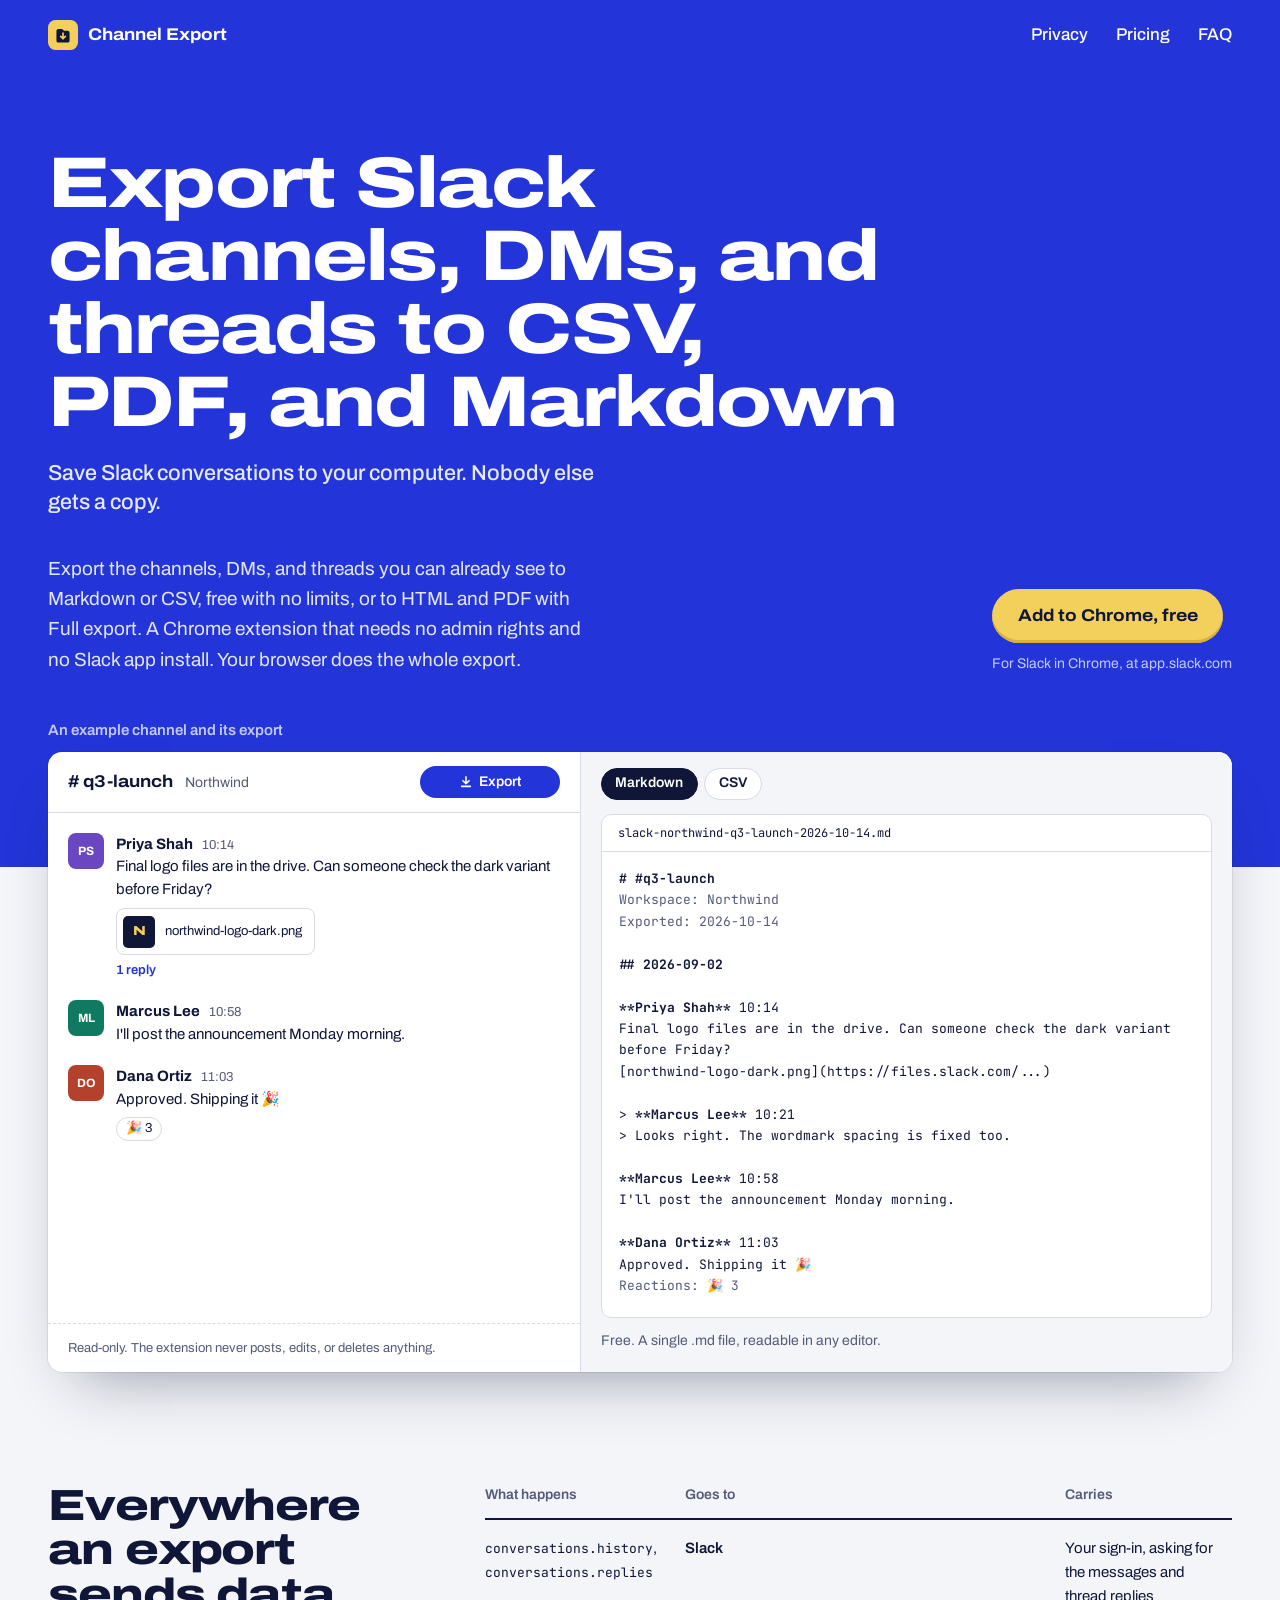
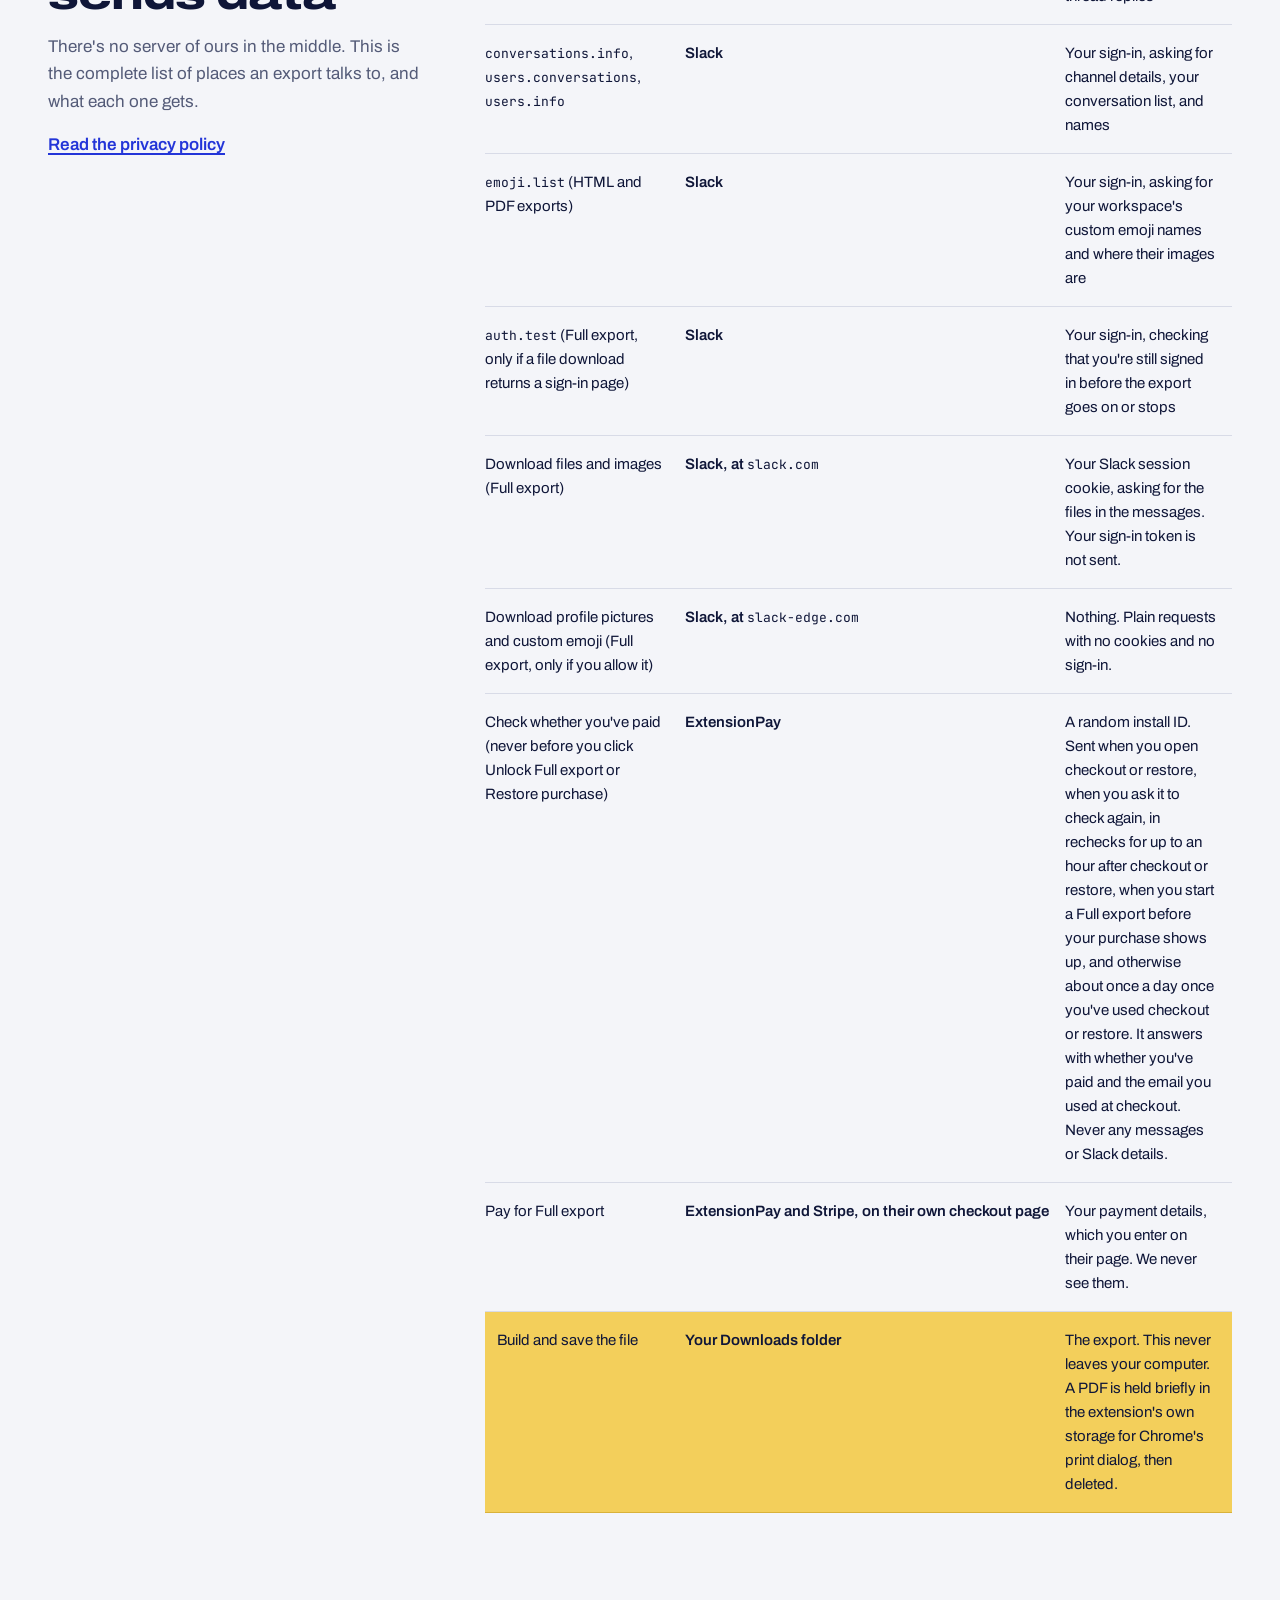
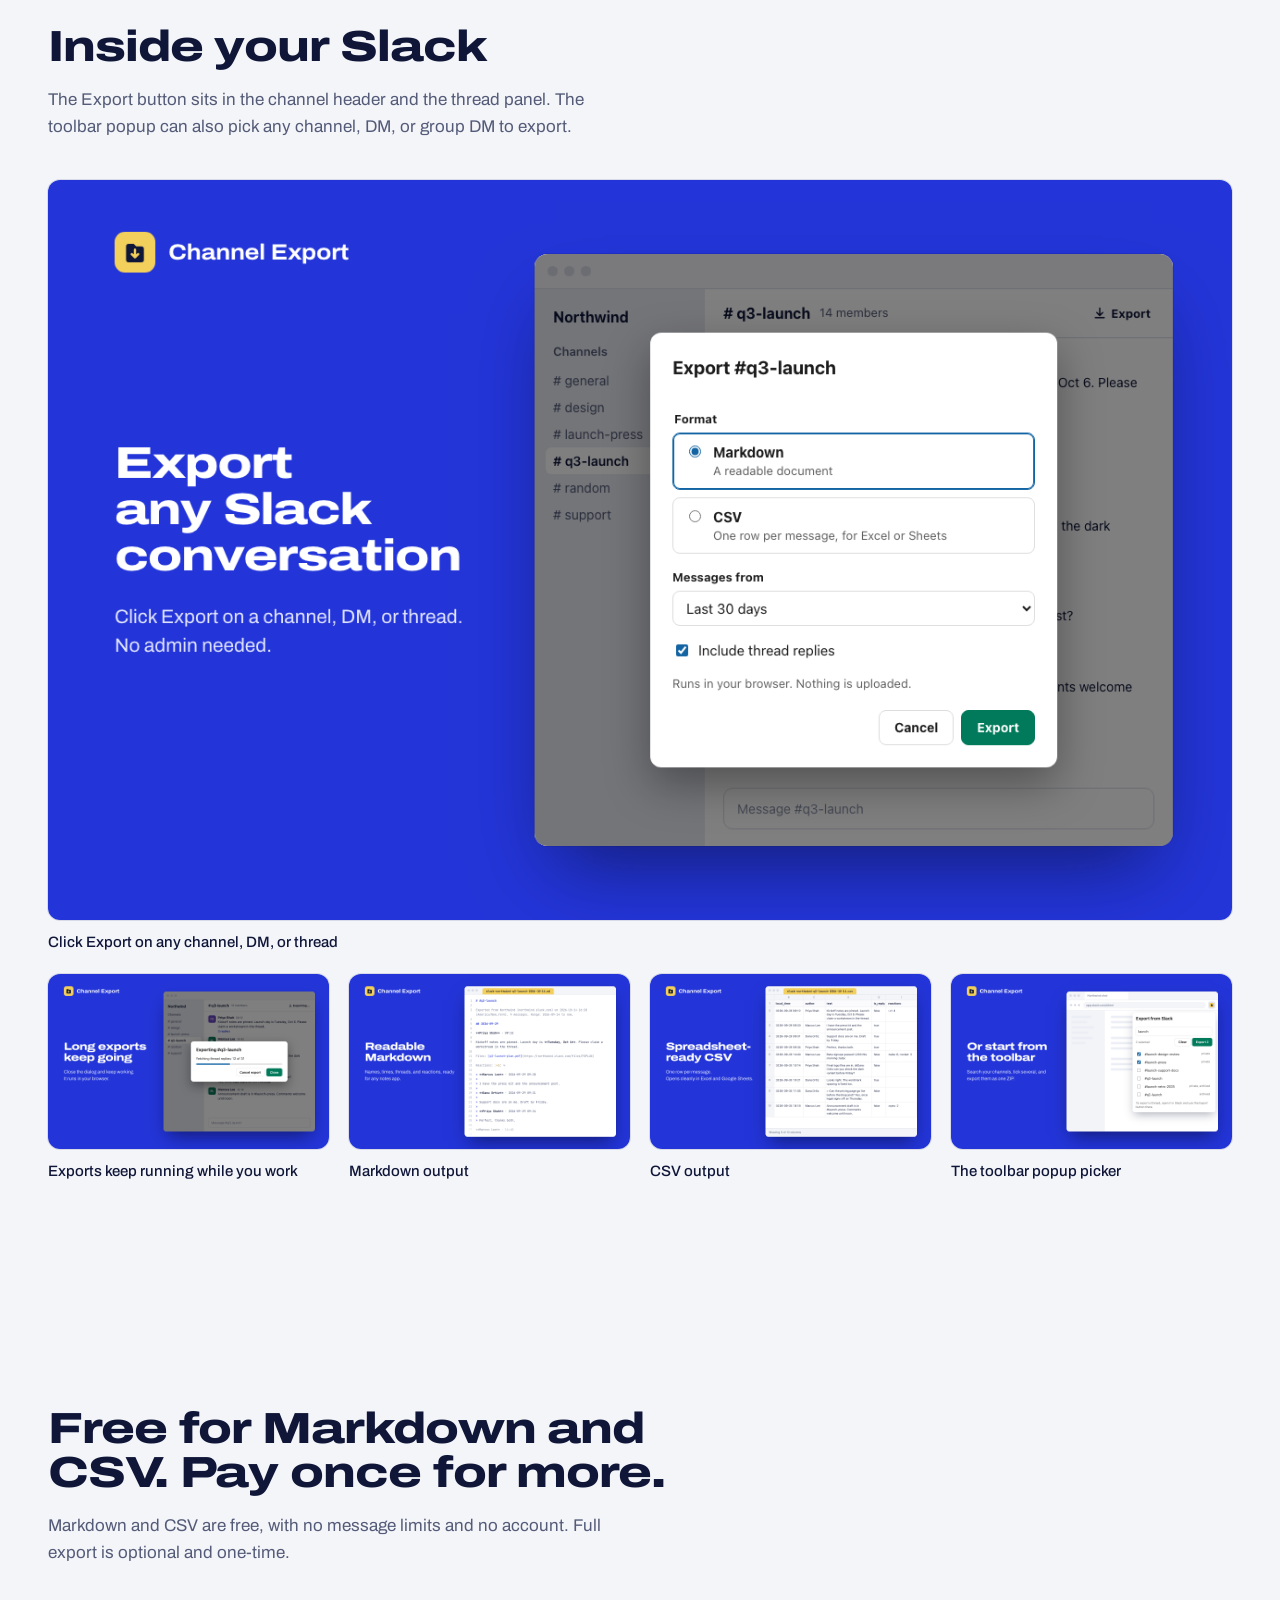
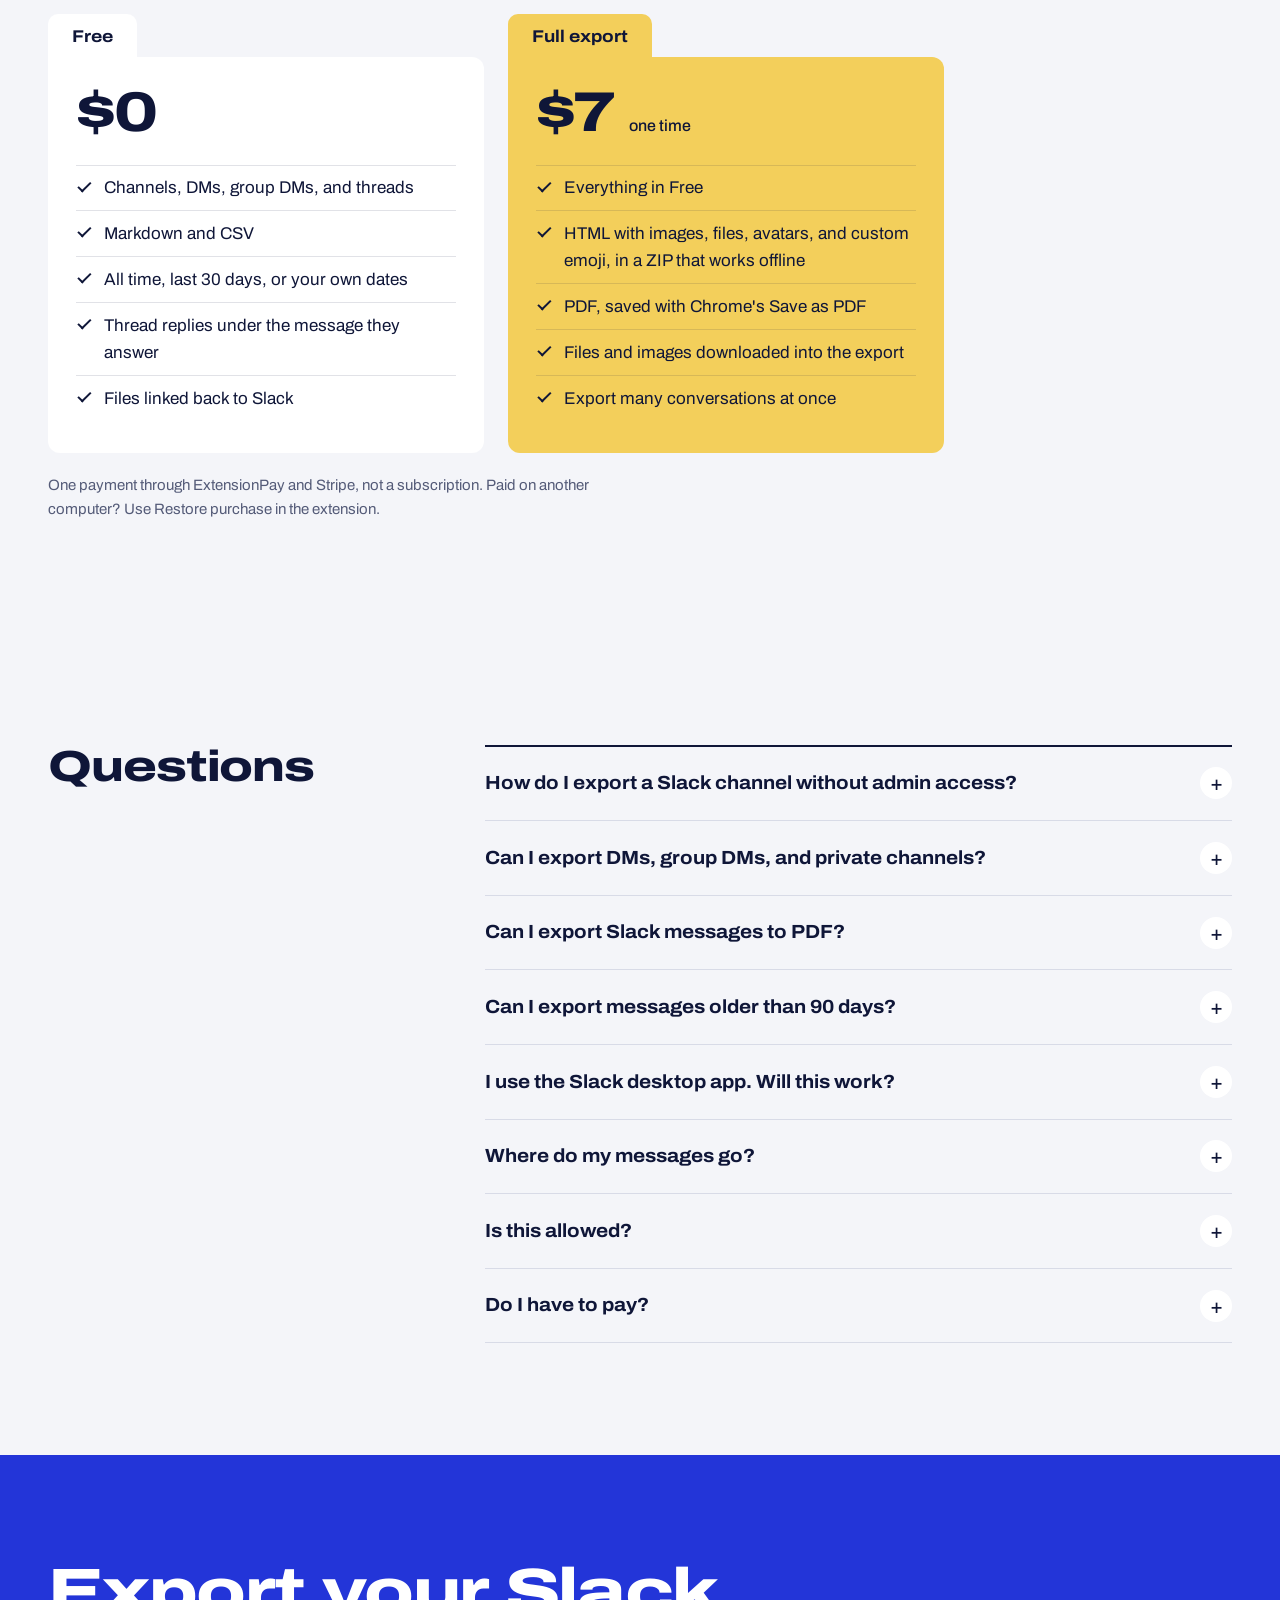
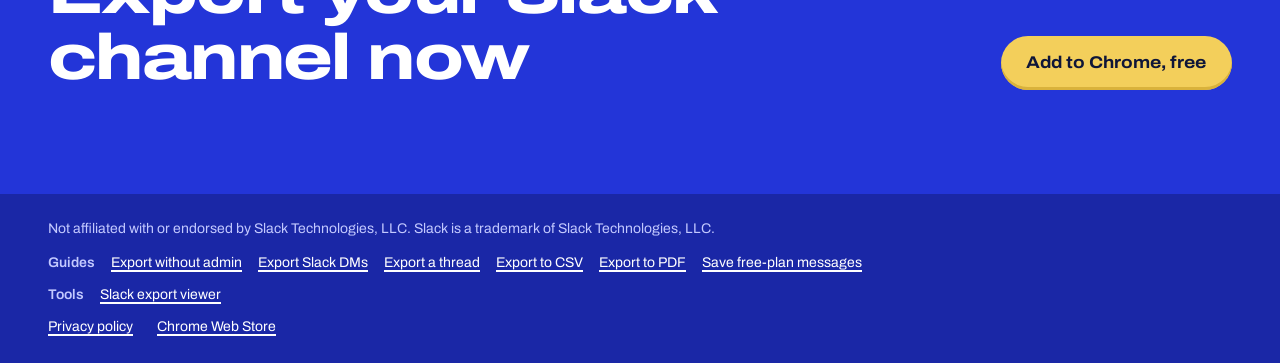
<file: index.html>
<!doctype html>
<html lang="en">
<head>
  <meta charset="utf-8">
  <meta name="viewport" content="width=device-width, initial-scale=1">
  <title>Channel Export: export Slack channels, DMs, and threads without admin access</title>
  <meta name="description" content="Export Slack channels, DMs, and threads to Markdown or CSV for free. HTML and PDF are in the $7 Full export. No admin rights. Nobody else gets a copy.">
  <link rel="canonical" href="https://channelexport.app/">
  <meta name="referrer" content="strict-origin-when-cross-origin">
  <meta name="theme-color" content="#2335d8">
  <meta property="og:type" content="website">
  <meta property="og:site_name" content="Channel Export">
  <meta property="og:url" content="https://channelexport.app/">
  <meta property="og:title" content="Export Slack channels, DMs, and threads to CSV, PDF, and Markdown">
  <meta property="og:description" content="Export Slack channels, DMs, and threads to Markdown or CSV for free. HTML and PDF are in the $7 Full export. No admin rights. Nobody else gets a copy.">
  <meta property="og:image" content="https://channelexport.app/og.png">
  <meta property="og:image:width" content="1200">
  <meta property="og:image:height" content="630">
  <meta property="og:image:alt" content="Channel Export: save Slack conversations to your computer. Nobody else gets a copy.">
  <meta property="og:locale" content="en_US">
  <meta name="twitter:card" content="summary_large_image">
  <meta name="twitter:title" content="Export Slack channels, DMs, and threads to CSV, PDF, and Markdown">
  <meta name="twitter:description" content="Export Slack channels, DMs, and threads to Markdown or CSV for free. HTML and PDF are in the $7 Full export. No admin rights. Nobody else gets a copy.">
  <meta name="twitter:image" content="https://channelexport.app/og.png">
  <link rel="icon" href="favicon.svg" type="image/svg+xml">
  <link rel="icon" href="favicon-48.png" type="image/png" sizes="48x48">
  <link rel="apple-touch-icon" href="apple-touch-icon.png">
  <link rel="manifest" href="site.webmanifest">
  <link rel="preload" href="assets/fonts/archivo.woff2" as="font" type="font/woff2" crossorigin>
  <link rel="stylesheet" href="styles.css">
  <script>document.documentElement.classList.add("js")</script>
  <script src="demo.js" defer></script>
  <script type="application/ld+json">
{
  "@context": "https://schema.org",
  "@graph": [
    {
      "@type": "WebSite",
      "@id": "https://channelexport.app/#website",
      "url": "https://channelexport.app/",
      "name": "Channel Export",
      "inLanguage": "en"
    },
    {
      "@type": "SoftwareApplication",
      "@id": "https://channelexport.app/#app",
      "name": "Channel Export",
      "url": "https://channelexport.app/",
      "description": "A Chrome extension that exports any Slack channel, DM, group DM, or thread you can already see to Markdown, CSV, HTML, or PDF, without admin rights. Messages never leave your browser.",
      "applicationCategory": "BrowserApplication",
      "applicationSubCategory": "Productivity",
      "operatingSystem": "Chrome",
      "installUrl": "https://chromewebstore.google.com/detail/channel-export-export-sla/dddkefnkidamdnikccdjfgmoeegpmkih",
      "sameAs": [
        "https://chromewebstore.google.com/detail/channel-export-export-sla/dddkefnkidamdnikccdjfgmoeegpmkih"
      ],
      "featureList": [
        "Export Slack channels, DMs, group DMs, and threads",
        "Markdown and CSV export, free with no limits",
        "HTML and PDF export, files and images, and bulk export with Full export",
        "Choose a date range and whether to include thread replies",
        "Read-only",
        "No admin rights required",
        "Runs entirely in your browser"
      ],
      "offers": [
        {
          "@type": "Offer",
          "name": "Free",
          "price": "0",
          "priceCurrency": "USD"
        },
        {
          "@type": "Offer",
          "name": "Full export",
          "price": "7",
          "priceCurrency": "USD"
        }
      ]
    },
    {
      "@type": "FAQPage",
      "@id": "https://channelexport.app/#faq",
      "mainEntity": [
        {
          "@type": "Question",
          "name": "How do I export a Slack channel without admin access?",
          "acceptedAnswer": {
            "@type": "Answer",
            "text": "Slack's built-in export is only for workspace owners and admins. Channel Export works for regular members instead. Add the extension to Chrome, open the channel at app.slack.com, and click Export in the channel header. Pick a format and date range, and the file saves to your computer."
          }
        },
        {
          "@type": "Question",
          "name": "Can I export DMs, group DMs, and private channels?",
          "acceptedAnswer": {
            "@type": "Answer",
            "text": "Yes. If you can open a conversation in Slack, you can export it. That includes direct messages, group DMs, private channels you're a member of, and single threads. Pick any of them from the extension popup, or use the Export button in the conversation itself."
          }
        },
        {
          "@type": "Question",
          "name": "Can I export Slack messages to PDF?",
          "acceptedAnswer": {
            "@type": "Answer",
            "text": "Yes, with Full export. Choose PDF in the export form and the extension opens the conversation in a tab for Chrome's print dialog. Pick Save as PDF there. Markdown and CSV stay free, with no limits."
          }
        },
        {
          "@type": "Question",
          "name": "Can I export messages older than 90 days?",
          "acceptedAnswer": {
            "@type": "Answer",
            "text": "You get the same history Slack shows you. On paid Slack plans that's usually everything. On free Slack plans, Slack only shows the last 90 days, so the extension can't reach older messages either."
          }
        },
        {
          "@type": "Question",
          "name": "I use the Slack desktop app. Will this work?",
          "acceptedAnswer": {
            "@type": "Answer",
            "text": "Not inside the desktop app, because browser extensions only run in a web browser. You don't have to switch for good, though. Open app.slack.com in Chrome, sign in to the same workspace, and export from there. The desktop app keeps working as normal."
          }
        },
        {
          "@type": "Question",
          "name": "Where do my messages go?",
          "acceptedAnswer": {
            "@type": "Answer",
            "text": "Only to your computer. The extension asks Slack for the messages through your own browser session, builds the file in your browser, and saves it to your Downloads folder. We have no server that receives message content. The extension collects no analytics or usage data. Your Slack sign-in token stays in memory-only session storage. If you buy Full export, ExtensionPay learns a random install ID and your checkout email, never your messages. The privacy policy has the details."
          }
        },
        {
          "@type": "Question",
          "name": "Is this allowed?",
          "acceptedAnswer": {
            "@type": "Answer",
            "text": "The extension only reads conversations you can already open in Slack. It uses your normal sign-in, doesn't get around any permission, and never posts, edits, or deletes anything. It saves what you could otherwise copy by hand. Your workspace may still have rules about keeping copies of messages, especially at work. Check your employer's or client's policy before you export, particularly for conversations that include other people. This extension is not made by, affiliated with, or endorsed by Slack Technologies, LLC."
          }
        },
        {
          "@type": "Question",
          "name": "Do I have to pay?",
          "acceptedAnswer": {
            "@type": "Answer",
            "text": "No. Markdown and CSV are free, with no limits. Full export adds HTML, PDF, files and images, and exporting several conversations at once. It's a single $7 payment, not a subscription. Nothing is sent to ExtensionPay, which handles payment, until you click Unlock Full export or Restore purchase. Already paid on another computer? Use Restore purchase."
          }
        }
      ]
    }
  ]
}
  </script>
</head>
<body>
  <a class="skip" href="#main">Skip to content</a>

  <header class="site-header">
      <div class="wrap">
        <a class="brand" href="./">
          <img src="favicon.svg" width="30" height="30" alt="">
          Channel Export
        </a>
        <nav class="site-nav" aria-label="Main">
          <a class="nav-optional" href="privacy">Privacy</a>
          <a href="#pricing">Pricing</a>
          <a href="#faq">FAQ</a>
        </nav>
      </div>
    </header>

    <main id="main">
      <section class="hero">
        <div class="wrap">
          <h1>Export Slack channels, DMs, and threads to CSV, PDF, and Markdown</h1>
          <p class="subhead">Save Slack conversations to your computer. Nobody else gets a copy.</p>
          <div class="hero-row">
            <p class="lede">
              Export the channels, DMs, and threads you can already see to Markdown or CSV, free with no limits, or to HTML and PDF with Full export.
              A Chrome extension that needs no admin rights and no Slack app install. Your browser does the whole export.
            </p>
            <div class="hero-actions">
              <a class="button button-manila" href="https://chromewebstore.google.com/detail/channel-export-export-sla/dddkefnkidamdnikccdjfgmoeegpmkih" data-cws-link>Add to Chrome, free</a>
              <span class="hero-note">For Slack in Chrome, at app.slack.com</span>
            </div>
          </div>
        </div>
      </section>

      <section class="demo-section" aria-labelledby="demo-title">
        <div class="wrap">
          <h2 id="demo-title" class="demo-label">An example channel and its export</h2>
          <div class="demo" data-demo>
            <div class="chat">
              <div class="chat-head">
                <div>
                  <span class="chat-channel"># q3-launch</span>
                  <span class="chat-workspace">Northwind</span>
                </div>
                <button class="export-btn" type="button" data-export>
                  <svg width="14" height="14" viewBox="0 0 16 16" aria-hidden="true"><path d="M8 2v8m-3.5-3.5L8 10l3.5-3.5M3 13h10" fill="none" stroke="currentColor" stroke-width="1.8" stroke-linecap="round" stroke-linejoin="round"/></svg>
                  <span data-export-label>Export</span>
                </button>
              </div>
              <ol class="chat-log">
                <li class="msg">
                  <span class="avatar" style="--c:#6b46c1">PS</span>
                  <div>
                    <p class="msg-meta"><b>Priya Shah</b> <time>10:14</time></p>
                    <p>Final logo files are in the drive. Can someone check the dark variant before Friday?</p>
                    <span class="attachment">
                      <span class="thumb" aria-hidden="true">N</span>
                      northwind-logo-dark.png
                    </span>
                    <p class="thread-link">1 reply</p>
                  </div>
                </li>
                <li class="msg">
                  <span class="avatar" style="--c:#0f7a5f">ML</span>
                  <div>
                    <p class="msg-meta"><b>Marcus Lee</b> <time>10:58</time></p>
                    <p>I'll post the announcement Monday morning.</p>
                  </div>
                </li>
                <li class="msg">
                  <span class="avatar" style="--c:#b3412b">DO</span>
                  <div>
                    <p class="msg-meta"><b>Dana Ortiz</b> <time>11:03</time></p>
                    <p>Approved. Shipping it 🎉</p>
                    <span class="reaction">🎉 3</span>
                  </div>
                </li>
              </ol>
              <p class="chat-foot">Read-only. The extension never posts, edits, or deletes anything.</p>
            </div>

            <div class="output">
              <div class="formats" role="group" aria-label="Export format">
                <button type="button" data-format="md" aria-pressed="true">Markdown</button>
                <button type="button" data-format="csv" aria-pressed="false">CSV</button>
              </div>
              <div class="file" data-file>
                <div class="file-tab">
                  <span class="file-name" data-file-name aria-live="polite">slack-northwind-q3-launch-2026-10-14.md</span>
                  <span class="progress" data-progress aria-hidden="true"></span>
                </div>
                <div class="file-body" data-file-body tabindex="0" role="region" aria-label="Export preview">
<pre class="as-text"><b># #q3-launch</b>
<i>Workspace: Northwind</i>
<i>Exported: 2026-10-14</i>

<b>## 2026-09-02</b>

<b>**Priya Shah**</b> 10:14
Final logo files are in the drive. Can someone check the dark variant before Friday?
[northwind-logo-dark.png](https://files.slack.com/...)

&gt; <b>**Marcus Lee**</b> 10:21
&gt; Looks right. The wordmark spacing is fixed too.

<b>**Marcus Lee**</b> 10:58
I'll post the announcement Monday morning.

<b>**Dana Ortiz**</b> 11:03
Approved. Shipping it 🎉
<i>Reactions: 🎉 3</i></pre>
                </div>
              </div>
              <p class="output-note" data-note>Free. A single .md file, readable in any editor.</p>
            </div>
          </div>
        </div>
      </section>

      <section class="section" id="privacy" aria-labelledby="privacy-title">
        <div class="wrap split">
          <div class="split-head">
            <h2 id="privacy-title">Everywhere an export sends data</h2>
            <p>
              There's no server of ours in the middle. This is the complete list of places an export talks to, and what each one gets.
            </p>
            <p><a href="privacy">Read the privacy policy</a></p>
          </div>
          <div class="log-wrap">
            <table class="log">
              <thead class="log-head">
                <tr>
                  <th scope="col">What happens</th>
                  <th scope="col">Goes to</th>
                  <th scope="col">Carries</th>
                </tr>
              </thead>
              <tbody>
                <tr>
                  <td><code>conversations.history</code>, <code>conversations.replies</code></td>
                  <td>Slack</td>
                  <td>Your sign-in, asking for the messages and thread replies</td>
                </tr>
                <tr>
                  <td><code>conversations.info</code>, <code>users.conversations</code>, <code>users.info</code></td>
                  <td>Slack</td>
                  <td>Your sign-in, asking for channel details, your conversation list, and names</td>
                </tr>
                <tr>
                  <td><code>emoji.list</code> (HTML and PDF exports)</td>
                  <td>Slack</td>
                  <td>Your sign-in, asking for your workspace's custom emoji names and where their images are</td>
                </tr>
                <tr>
                  <td><code>auth.test</code> (Full export, only if a file download returns a sign-in page)</td>
                  <td>Slack</td>
                  <td>Your sign-in, checking that you're still signed in before the export goes on or stops</td>
                </tr>
                <tr>
                  <td>Download files and images (Full export)</td>
                  <td>Slack, at <code>slack.com</code></td>
                  <td>Your Slack session cookie, asking for the files in the messages. Your sign-in token is not sent.</td>
                </tr>
                <tr>
                  <td>Download profile pictures and custom emoji (Full export, only if you allow it)</td>
                  <td>Slack, at <code>slack-edge.com</code></td>
                  <td>Nothing. Plain requests with no cookies and no sign-in.</td>
                </tr>
                <tr>
                  <td>Check whether you've paid (never before you click Unlock Full export or Restore purchase)</td>
                  <td>ExtensionPay</td>
                  <td>A random install ID. Sent when you open checkout or restore, when you ask it to check again, in rechecks for up to an hour after checkout or restore, when you start a Full export before your purchase shows up, and otherwise about once a day once you've used checkout or restore. It answers with whether you've paid and the email you used at checkout. Never any messages or Slack details.</td>
                </tr>
                <tr>
                  <td>Pay for Full export</td>
                  <td>ExtensionPay and Stripe, on their own checkout page</td>
                  <td>Your payment details, which you enter on their page. We never see them.</td>
                </tr>
                <tr class="log-local">
                  <td>Build and save the file</td>
                  <td>Your Downloads folder</td>
                  <td>The export. This never leaves your computer. A PDF is held briefly in the extension's own storage for Chrome's print dialog, then deleted.</td>
                </tr>
              </tbody>
            </table>
          </div>
        </div>
      </section>

      <section class="section section-tight" aria-labelledby="shots-title">
        <div class="wrap">
          <h2 id="shots-title">Inside your Slack</h2>
          <p class="section-lede">The Export button sits in the channel header and the thread panel. The toolbar popup can also pick any channel, DM, or group DM to export.</p>
          <div class="shots">
            <figure class="shot shot-main">
              <div class="shot-frame"><img src="assets/screenshots/01-dialog.png" alt="The Export dialog: Markdown or CSV, a date range, and thread replies" width="1280" height="800" loading="lazy"></div>
              <figcaption>Click Export on any channel, DM, or thread</figcaption>
            </figure>
            <figure class="shot">
              <div class="shot-frame"><img src="assets/screenshots/02-progress.png" alt="Export progress: fetching thread replies, 12 of 31" width="1280" height="800" loading="lazy"></div>
              <figcaption>Exports keep running while you work</figcaption>
            </figure>
            <figure class="shot">
              <div class="shot-frame"><img src="assets/screenshots/03-markdown.png" alt="A Markdown export with names, times, thread replies, and reactions" width="1280" height="800" loading="lazy"></div>
              <figcaption>Markdown output</figcaption>
            </figure>
            <figure class="shot">
              <div class="shot-frame"><img src="assets/screenshots/04-csv.png" alt="A CSV export opened as a spreadsheet, one row per message" width="1280" height="800" loading="lazy"></div>
              <figcaption>CSV output</figcaption>
            </figure>
            <figure class="shot">
              <div class="shot-frame"><img src="assets/screenshots/05-popup.png" alt="The toolbar popup searching channels to export" width="1280" height="800" loading="lazy"></div>
              <figcaption>The toolbar popup picker</figcaption>
            </figure>
          </div>
        </div>
      </section>

      <section class="section" id="pricing" aria-labelledby="pricing-title">
        <div class="wrap">
          <h2 id="pricing-title">Free for Markdown and CSV. Pay once for more.</h2>
          <p class="section-lede">Markdown and CSV are free, with no message limits and no account. Full export is optional and one-time.</p>

          <div class="folders">
            <div class="folder">
              <div class="folder-tab">Free</div>
              <div class="folder-body">
                <p class="price">$0</p>
                <ul class="ticks">
                  <li>Channels, DMs, group DMs, and threads</li>
                  <li>Markdown and CSV</li>
                  <li>All time, last 30 days, or your own dates</li>
                  <li>Thread replies under the message they answer</li>
                  <li>Files linked back to Slack</li>
                </ul>
              </div>
            </div>
            <div class="folder folder-paid">
              <div class="folder-tab">Full export</div>
              <div class="folder-body">
                <p class="price">$7 <span>one time</span></p>
                <ul class="ticks">
                  <li>Everything in Free</li>
                  <li>HTML with images, files, avatars, and custom emoji, in a ZIP that works offline</li>
                  <li>PDF, saved with Chrome's Save as PDF</li>
                  <li>Files and images downloaded into the export</li>
                  <li>Export many conversations at once</li>
                </ul>
              </div>
            </div>
          </div>
          <p class="fine">One payment through ExtensionPay and Stripe, not a subscription. Paid on another computer? Use Restore purchase in the extension.</p>
        </div>
      </section>

      <section class="section" id="faq" aria-labelledby="faq-title">
        <div class="wrap split">
          <div class="split-head">
            <h2 id="faq-title">Questions</h2>
          </div>
          <div class="faq">
            <details>
              <summary>How do I export a Slack channel without admin access?</summary>
              <div class="answer">
                <p>Slack's built-in export is only for workspace owners and admins. Channel Export works for regular members instead.</p>
                <p>Add the extension to Chrome, open the channel at app.slack.com, and click Export in the channel header. Pick a format and date range, and the file saves to your computer.</p>
              </div>
            </details>

            <details>
              <summary>Can I export DMs, group DMs, and private channels?</summary>
              <div class="answer">
                <p>Yes. If you can open a conversation in Slack, you can export it. That includes direct messages, group DMs, private channels you're a member of, and single threads.</p>
                <p>Pick any of them from the extension popup, or use the Export button in the conversation itself.</p>
              </div>
            </details>

            <details>
              <summary>Can I export Slack messages to PDF?</summary>
              <div class="answer">
                <p>Yes, with Full export. Choose PDF in the export form and the extension opens the conversation in a tab for Chrome's print dialog. Pick Save as PDF there.</p>
                <p>Markdown and CSV stay free, with no limits.</p>
              </div>
            </details>

            <details>
              <summary>Can I export messages older than 90 days?</summary>
              <div class="answer">
                <p>You get the same history Slack shows you. On paid Slack plans that's usually everything. On free Slack plans, Slack only shows the last 90 days, so the extension can't reach older messages either.</p>
              </div>
            </details>

            <details>
              <summary>I use the Slack desktop app. Will this work?</summary>
              <div class="answer">
                <p>Not inside the desktop app, because browser extensions only run in a web browser. You don't have to switch for good, though.</p>
                <p>Open <a href="https://app.slack.com">app.slack.com</a> in Chrome, sign in to the same workspace, and export from there. The desktop app keeps working as normal.</p>
              </div>
            </details>

            <details>
              <summary>Where do my messages go?</summary>
              <div class="answer">
                <p>Only to your computer. The extension asks Slack for the messages through your own browser session, builds the file in your browser, and saves it to your Downloads folder. We have no server that receives message content.</p>
                <p>The extension collects no analytics or usage data. Your Slack sign-in token stays in memory-only session storage. If you buy Full export, ExtensionPay learns a random install ID and your checkout email, never your messages. The <a href="privacy">privacy policy</a> has the details.</p>
              </div>
            </details>

            <details>
              <summary>Is this allowed?</summary>
              <div class="answer">
                <p>The extension only reads conversations you can already open in Slack. It uses your normal sign-in, doesn't get around any permission, and never posts, edits, or deletes anything. It saves what you could otherwise copy by hand.</p>
                <p>Your workspace may still have rules about keeping copies of messages, especially at work. Check your employer's or client's policy before you export, particularly for conversations that include other people.</p>
                <p>This extension is not made by, affiliated with, or endorsed by Slack Technologies, LLC.</p>
              </div>
            </details>

            <details>
              <summary>Do I have to pay?</summary>
              <div class="answer">
                <p>No. Markdown and CSV are free, with no limits. Full export adds HTML, PDF, files and images, and exporting several conversations at once. It's a single $7 payment, not a subscription.</p>
                <p>Nothing is sent to ExtensionPay, which handles payment, until you click Unlock Full export or Restore purchase. Already paid on another computer? Use Restore purchase.</p>
              </div>
            </details>
          </div>
        </div>
      </section>

      <section class="closing" id="install" aria-labelledby="install-title">
        <div class="wrap">
          <h2 id="install-title">Export your Slack channel now</h2>
          <a class="button button-manila" href="https://chromewebstore.google.com/detail/channel-export-export-sla/dddkefnkidamdnikccdjfgmoeegpmkih" data-cws-link>Add to Chrome, free</a>
        </div>
      </section>
    </main>

  <footer class="site-footer">
    <div class="wrap">
      <p>Not affiliated with or endorsed by Slack Technologies, LLC. Slack is a trademark of Slack Technologies, LLC.</p>
      <div class="footer-links">
        <nav class="footer-guides" aria-label="Guides">
          <span class="footer-label">Guides</span>
          <a href="/export-slack-without-admin">Export without admin</a>
          <a href="/export-slack-dms">Export Slack DMs</a>
          <a href="/export-slack-thread">Export a thread</a>
          <a href="/export-slack-channel-to-csv">Export to CSV</a>
          <a href="/export-slack-to-pdf">Export to PDF</a>
          <a href="/save-slack-messages-free-plan">Save free-plan messages</a>
        </nav>
        <nav class="footer-guides" aria-label="Tools">
          <span class="footer-label">Tools</span>
          <a href="/slack-export-viewer">Slack export viewer</a>
        </nav>
        <nav aria-label="Footer">
          <a href="/privacy">Privacy policy</a>
          <a href="https://chromewebstore.google.com/detail/channel-export-export-sla/dddkefnkidamdnikccdjfgmoeegpmkih" data-cws-link>Chrome Web Store</a>
        </nav>
      </div>
    </div>
  </footer>
  <script data-goatcounter="https://channelexport.goatcounter.com/count"
          async src="//gc.zgo.at/count.js"></script>
</body>
</html>
</file>
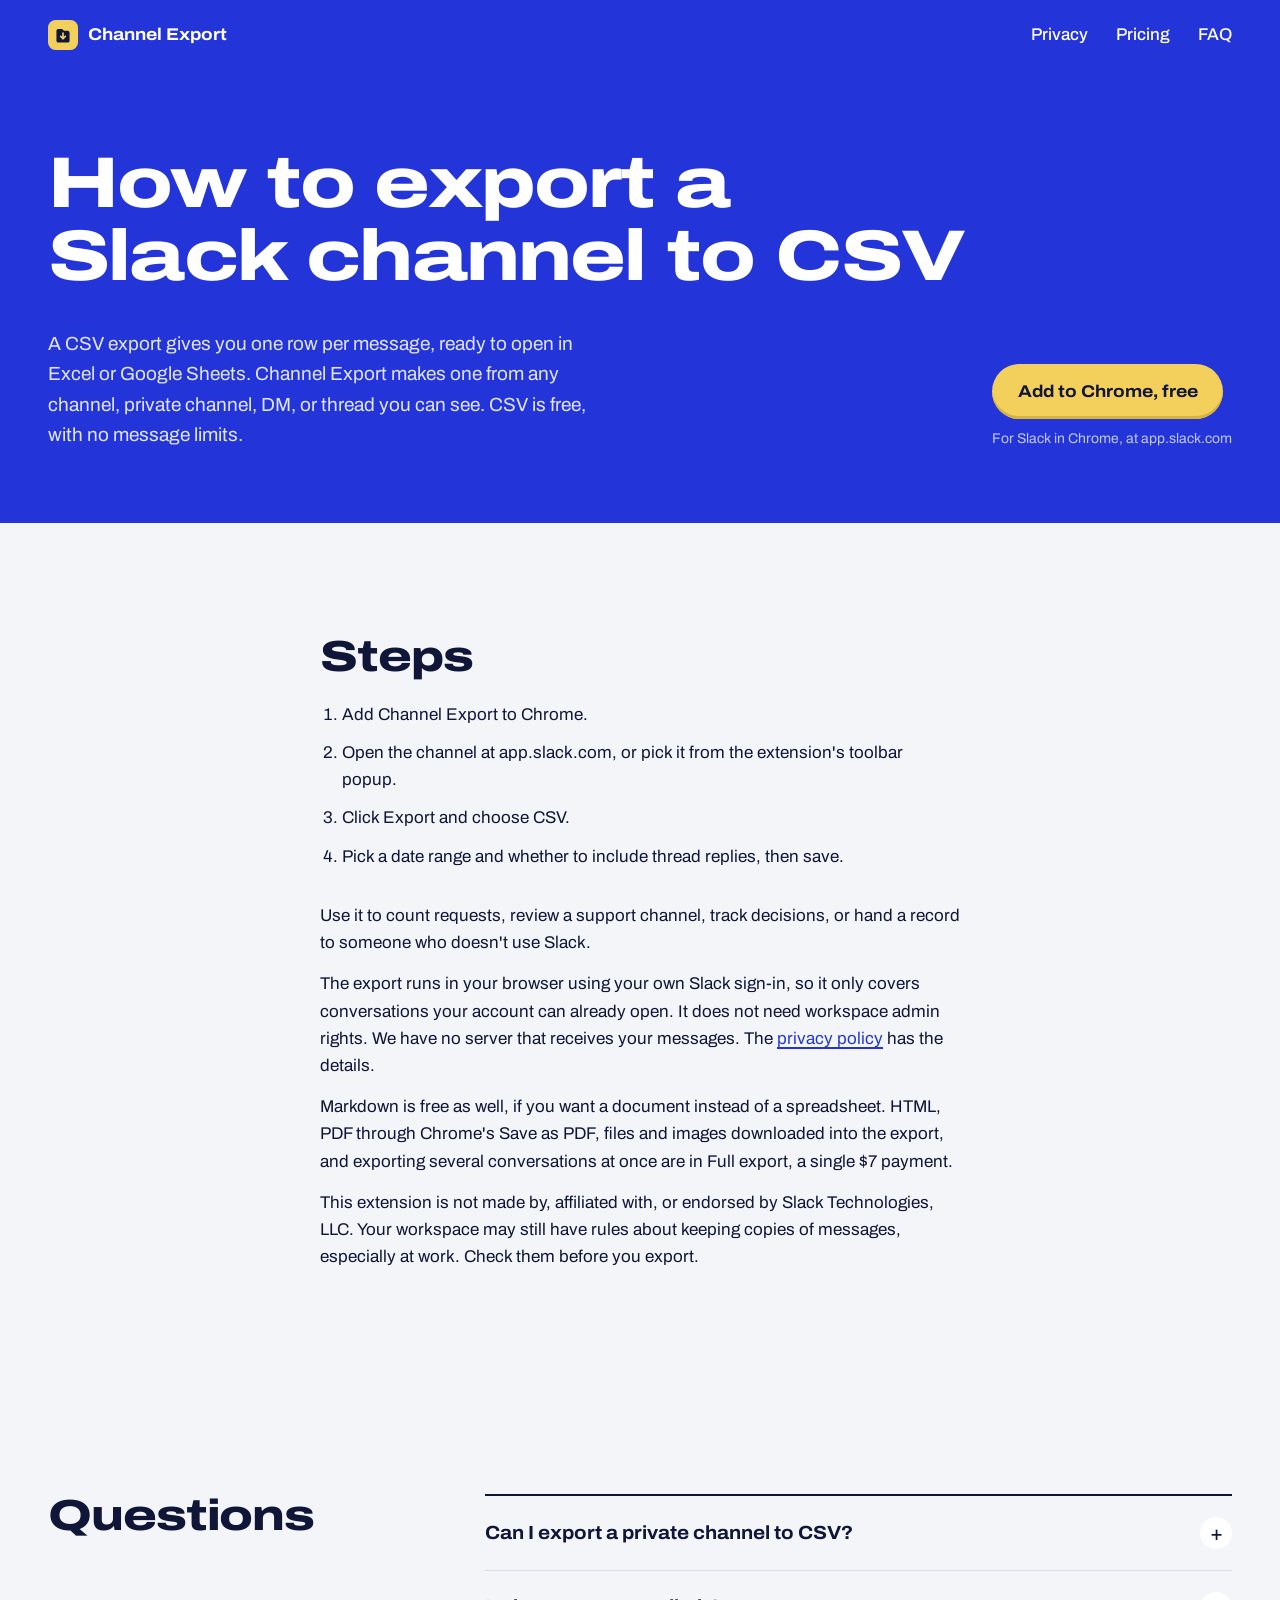
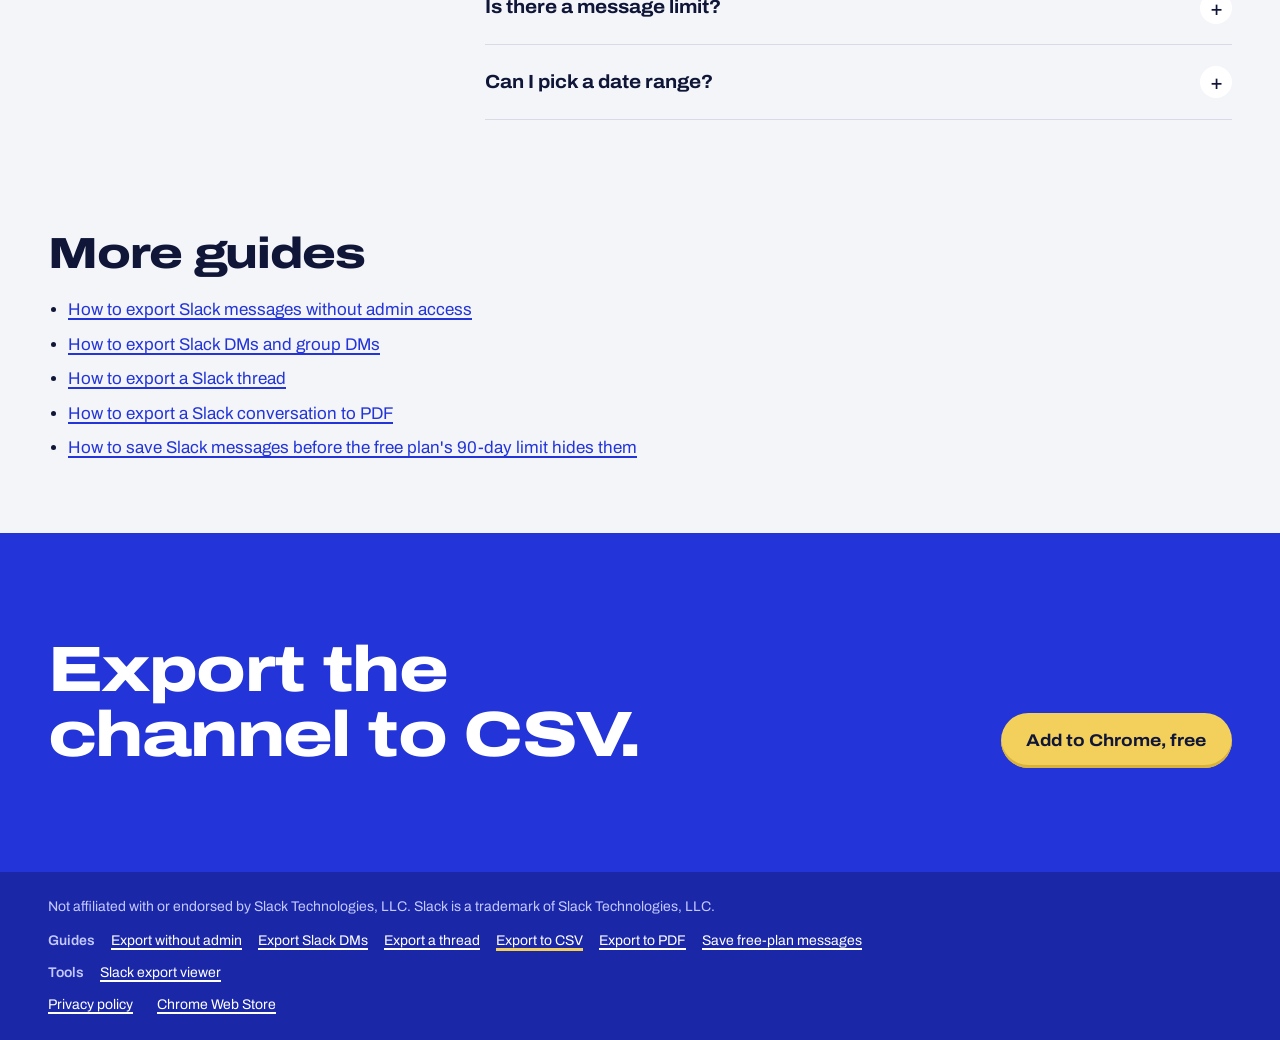
<file: export-slack-channel-to-csv.html>
<!doctype html>
<html lang="en">
<head>
  <meta charset="utf-8">
  <meta name="viewport" content="width=device-width, initial-scale=1">
  <title>How to export a Slack channel to CSV for Excel or Google Sheets | Channel Export</title>
  <meta name="description" content="Export any Slack channel you can see to CSV, one row per message, for Excel or Google Sheets. Free, with no message limits and no admin rights.">
  <link rel="canonical" href="https://channelexport.app/export-slack-channel-to-csv">
  <meta name="referrer" content="strict-origin-when-cross-origin">
  <meta name="theme-color" content="#2335d8">
  <meta property="og:type" content="article">
  <meta property="og:site_name" content="Channel Export">
  <meta property="og:url" content="https://channelexport.app/export-slack-channel-to-csv">
  <meta property="og:title" content="How to export a Slack channel to CSV for Excel or Google Sheets">
  <meta property="og:description" content="Export any Slack channel you can see to CSV, one row per message, for Excel or Google Sheets. Free, with no message limits and no admin rights.">
  <meta property="og:image" content="https://channelexport.app/og.png">
  <meta property="og:image:width" content="1200">
  <meta property="og:image:height" content="630">
  <meta property="og:image:alt" content="Channel Export: save Slack conversations to your computer. Nobody else gets a copy.">
  <meta property="og:locale" content="en_US">
  <meta name="twitter:card" content="summary_large_image">
  <meta name="twitter:title" content="How to export a Slack channel to CSV for Excel or Google Sheets">
  <meta name="twitter:description" content="Export any Slack channel you can see to CSV, one row per message, for Excel or Google Sheets. Free, with no message limits and no admin rights.">
  <meta name="twitter:image" content="https://channelexport.app/og.png">
  <link rel="icon" href="/favicon.svg" type="image/svg+xml">
  <link rel="icon" href="/favicon-48.png" type="image/png" sizes="48x48">
  <link rel="apple-touch-icon" href="/apple-touch-icon.png">
  <link rel="manifest" href="/site.webmanifest">
  <link rel="preload" href="/assets/fonts/archivo.woff2" as="font" type="font/woff2" crossorigin>
  <link rel="stylesheet" href="/styles.css">
  <script type="application/ld+json">
{
  "@context": "https://schema.org",
  "@graph": [
    {
      "@type": "HowTo",
      "name": "How to export a Slack channel to CSV",
      "description": "Export any Slack channel you can see to CSV, one row per message, for Excel or Google Sheets. Free, with no message limits and no admin rights.",
      "step": [
        {
          "@type": "HowToStep",
          "position": 1,
          "text": "Add Channel Export to Chrome."
        },
        {
          "@type": "HowToStep",
          "position": 2,
          "text": "Open the channel at app.slack.com, or pick it from the extension's toolbar popup."
        },
        {
          "@type": "HowToStep",
          "position": 3,
          "text": "Click Export and choose CSV."
        },
        {
          "@type": "HowToStep",
          "position": 4,
          "text": "Pick a date range and whether to include thread replies, then save."
        }
      ]
    },
    {
      "@type": "FAQPage",
      "mainEntity": [
        {
          "@type": "Question",
          "name": "Can I export a private channel to CSV?",
          "acceptedAnswer": {
            "@type": "Answer",
            "text": "Yes, if you're a member of it. If you can open the channel in Slack, you can export it."
          }
        },
        {
          "@type": "Question",
          "name": "Is there a message limit?",
          "acceptedAnswer": {
            "@type": "Answer",
            "text": "No. Markdown and CSV are free, with no message limits and no account. You still get only the history Slack shows you. On free Slack plans, Slack only shows the last 90 days, so older messages can't be reached."
          }
        },
        {
          "@type": "Question",
          "name": "Can I pick a date range?",
          "acceptedAnswer": {
            "@type": "Answer",
            "text": "Yes. Export all time, the last 30 days, or your own start and end dates."
          }
        }
      ]
    }
  ]
}
  </script>
</head>
<body>
  <a class="skip" href="#main">Skip to content</a>

  <header class="site-header">
    <div class="wrap">
      <a class="brand" href="/">
        <img src="/favicon.svg" width="30" height="30" alt="">
        Channel Export
      </a>
      <nav class="site-nav" aria-label="Main">
        <a class="nav-optional" href="/privacy">Privacy</a>
        <a href="/#pricing">Pricing</a>
        <a href="/#faq">FAQ</a>
      </nav>
    </div>
  </header>

  <main id="main">
    <section class="hero guide-hero">
      <div class="wrap">
        <h1>How to export a Slack channel to CSV</h1>
        <div class="hero-row">
          <p class="lede">A CSV export gives you one row per message, ready to open in Excel or Google Sheets. Channel Export makes one from any channel, private channel, DM, or thread you can see. CSV is free, with no message limits.</p>
          <div class="hero-actions">
            <a class="button button-manila" href="https://chromewebstore.google.com/detail/channel-export-export-sla/dddkefnkidamdnikccdjfgmoeegpmkih" data-cws-link>Add to Chrome, free</a>
            <span class="hero-note">For Slack in Chrome, at app.slack.com</span>
          </div>
        </div>
      </div>
    </section>

    <section class="section" id="steps" aria-labelledby="steps-title">
      <div class="wrap guide-copy">
        <h2 id="steps-title">Steps</h2>
        <ol class="steps">
            <li>Add Channel Export to Chrome.</li>
            <li>Open the channel at app.slack.com, or pick it from the extension's toolbar popup.</li>
            <li>Click Export and choose CSV.</li>
            <li>Pick a date range and whether to include thread replies, then save.</li>
        </ol>
        <div class="prose">
            <p>Use it to count requests, review a support channel, track decisions, or hand a record to someone who doesn't use Slack.</p>
            <p>The export runs in your browser using your own Slack sign-in, so it only covers conversations your account can already open. It does not need workspace admin rights. We have no server that receives your messages. The <a href="/privacy">privacy policy</a> has the details.</p>
            <p>Markdown is free as well, if you want a document instead of a spreadsheet. HTML, PDF through Chrome's Save as PDF, files and images downloaded into the export, and exporting several conversations at once are in Full export, a single $7 payment.</p>
            <p>This extension is not made by, affiliated with, or endorsed by Slack Technologies, LLC. Your workspace may still have rules about keeping copies of messages, especially at work. Check them before you export.</p>
        </div>
      </div>
    </section>

    <section class="section" id="faq" aria-labelledby="faq-title">
      <div class="wrap split">
        <div class="split-head">
          <h2 id="faq-title">Questions</h2>
        </div>
        <div class="faq">
            <details>
              <summary>Can I export a private channel to CSV?</summary>
              <div class="answer"><p>Yes, if you're a member of it. If you can open the channel in Slack, you can export it.</p></div>
            </details>
            <details>
              <summary>Is there a message limit?</summary>
              <div class="answer"><p>No. Markdown and CSV are free, with no message limits and no account. You still get only the history Slack shows you. On free Slack plans, Slack only shows the last 90 days, so older messages can't be reached.</p></div>
            </details>
            <details>
              <summary>Can I pick a date range?</summary>
              <div class="answer"><p>Yes. Export all time, the last 30 days, or your own start and end dates.</p></div>
            </details>
        </div>
      </div>
    </section>

    <section class="section section-guides" aria-labelledby="guides-title">
      <div class="wrap">
        <h2 id="guides-title">More guides</h2>
        <ul class="guide-links">
          <li><a href="/export-slack-without-admin">How to export Slack messages without admin access</a></li>
          <li><a href="/export-slack-dms">How to export Slack DMs and group DMs</a></li>
          <li><a href="/export-slack-thread">How to export a Slack thread</a></li>
          <li><a href="/export-slack-to-pdf">How to export a Slack conversation to PDF</a></li>
          <li><a href="/save-slack-messages-free-plan">How to save Slack messages before the free plan's 90-day limit hides them</a></li>
        </ul>
      </div>
    </section>

    <section class="closing" id="install" aria-labelledby="install-title">
      <div class="wrap">
        <h2 id="install-title">Export the channel to CSV.</h2>
        <a class="button button-manila" href="https://chromewebstore.google.com/detail/channel-export-export-sla/dddkefnkidamdnikccdjfgmoeegpmkih" data-cws-link>Add to Chrome, free</a>
      </div>
    </section>
  </main>

  <footer class="site-footer">
    <div class="wrap">
      <p>Not affiliated with or endorsed by Slack Technologies, LLC. Slack is a trademark of Slack Technologies, LLC.</p>
      <div class="footer-links">
        <nav class="footer-guides" aria-label="Guides">
          <span class="footer-label">Guides</span>
          <a href="/export-slack-without-admin">Export without admin</a>
          <a href="/export-slack-dms">Export Slack DMs</a>
          <a href="/export-slack-thread">Export a thread</a>
          <a href="/export-slack-channel-to-csv" aria-current="page">Export to CSV</a>
          <a href="/export-slack-to-pdf">Export to PDF</a>
          <a href="/save-slack-messages-free-plan">Save free-plan messages</a>
        </nav>
        <nav class="footer-guides" aria-label="Tools">
          <span class="footer-label">Tools</span>
          <a href="/slack-export-viewer">Slack export viewer</a>
        </nav>
        <nav aria-label="Footer">
          <a href="/privacy">Privacy policy</a>
          <a href="https://chromewebstore.google.com/detail/channel-export-export-sla/dddkefnkidamdnikccdjfgmoeegpmkih" data-cws-link>Chrome Web Store</a>
        </nav>
      </div>
    </div>
  </footer>
  <script data-goatcounter="https://channelexport.goatcounter.com/count"
          async src="//gc.zgo.at/count.js"></script>
</body>
</html>
</file>
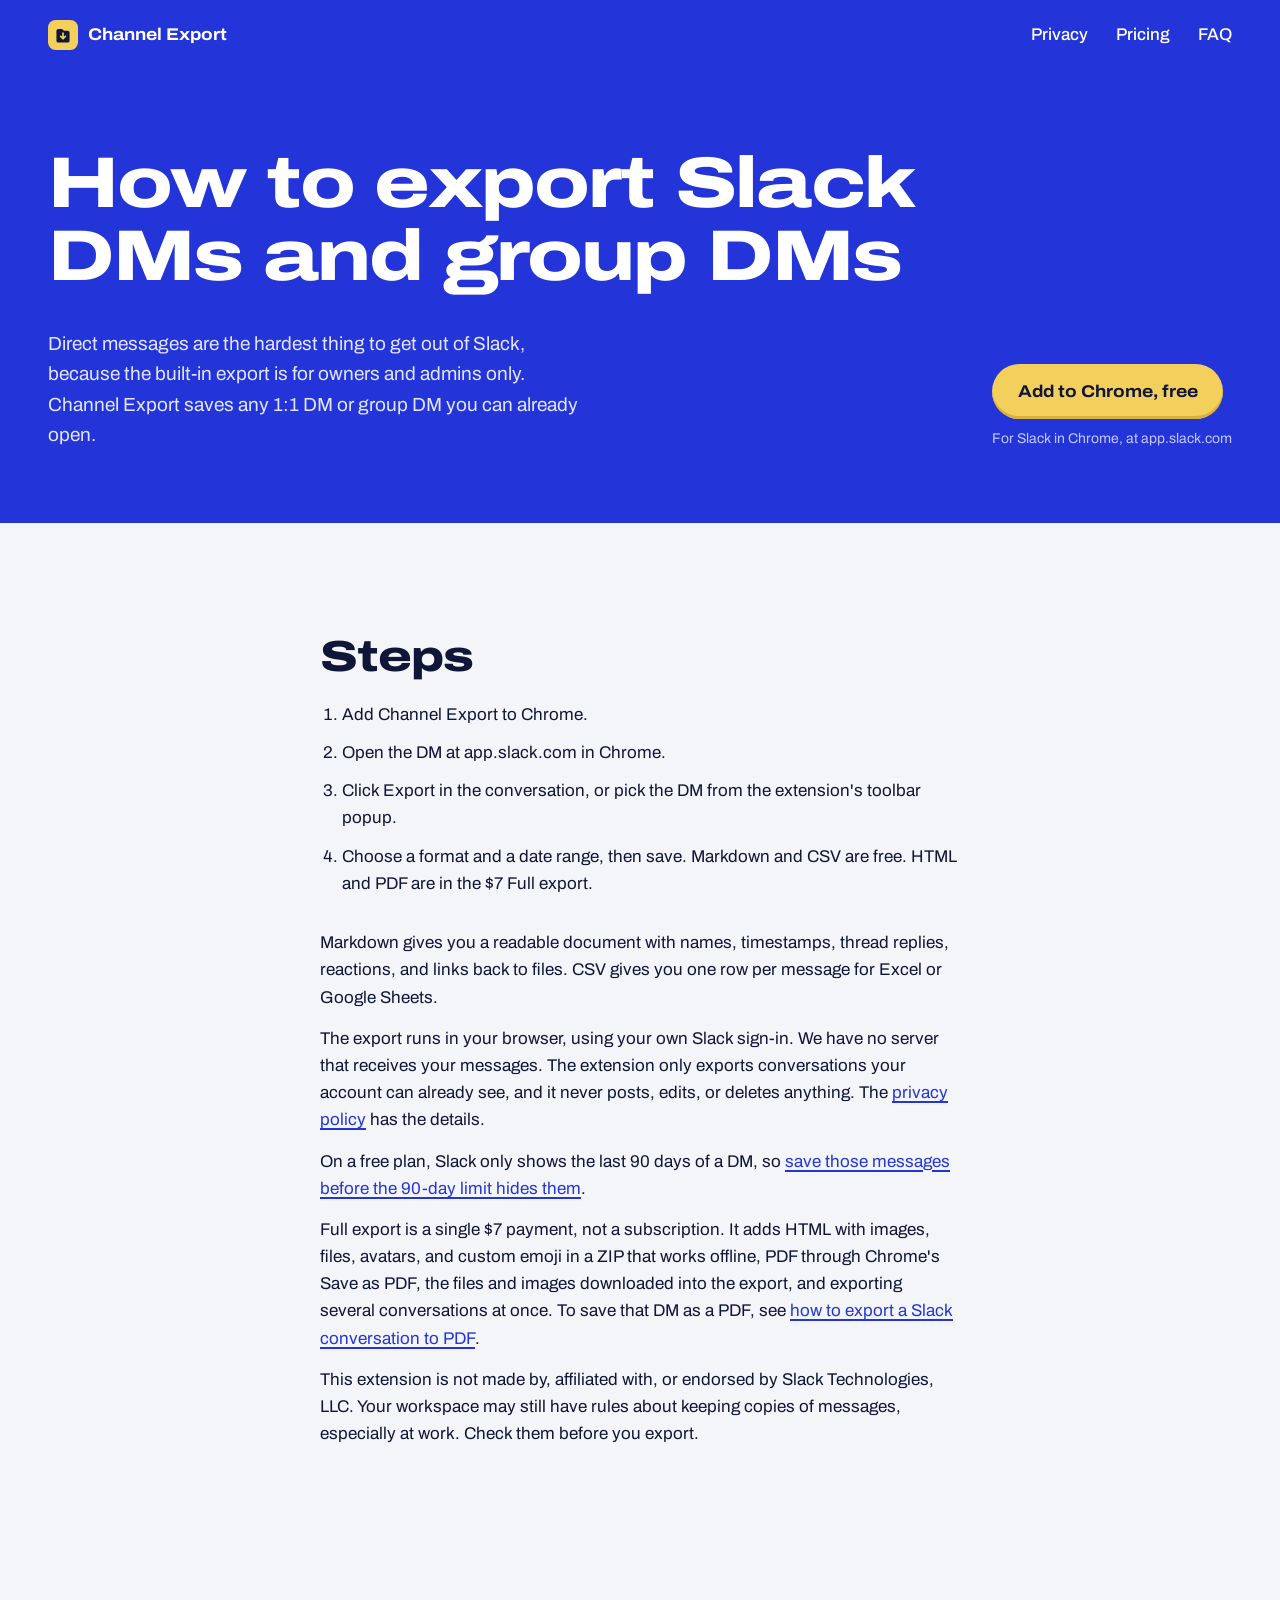
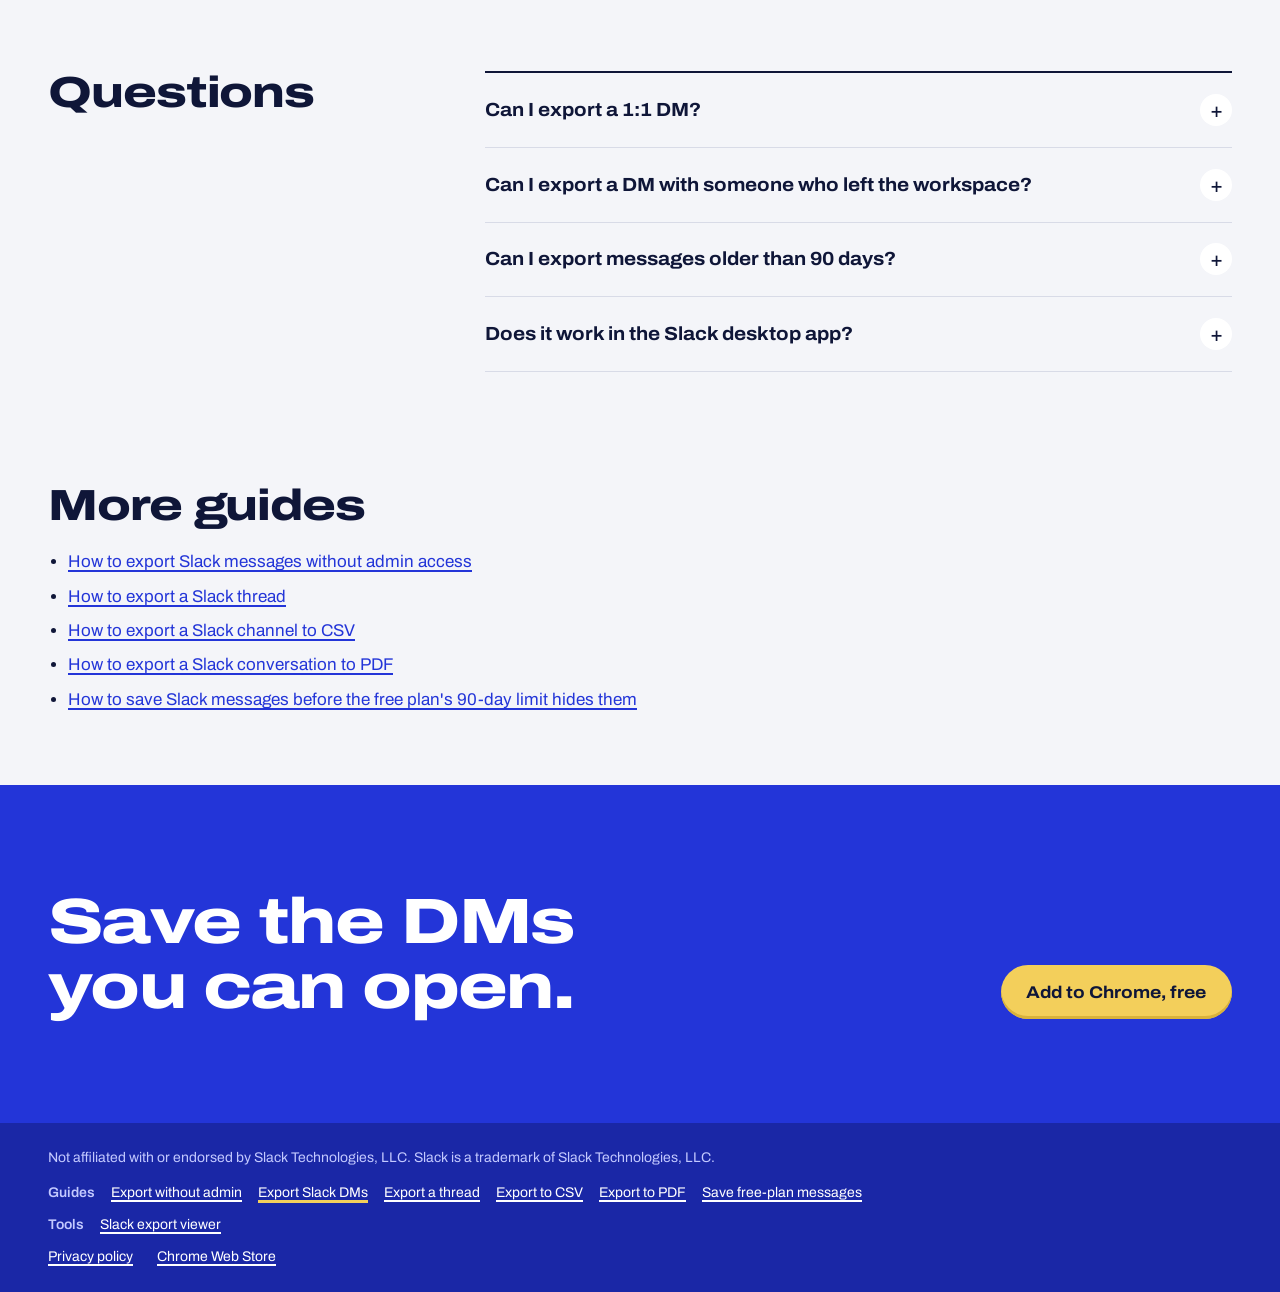
<file: export-slack-dms.html>
<!doctype html>
<html lang="en">
<head>
  <meta charset="utf-8">
  <meta name="viewport" content="width=device-width, initial-scale=1">
  <title>How to export Slack DMs and group DMs | Channel Export</title>
  <meta name="description" content="Save Slack 1:1 DMs and group DMs to Markdown or CSV for free. HTML, PDF, files, and bulk export are in the $7 Full export.">
  <link rel="canonical" href="https://channelexport.app/export-slack-dms">
  <meta name="referrer" content="strict-origin-when-cross-origin">
  <meta name="theme-color" content="#2335d8">
  <meta property="og:type" content="article">
  <meta property="og:site_name" content="Channel Export">
  <meta property="og:url" content="https://channelexport.app/export-slack-dms">
  <meta property="og:title" content="How to export Slack DMs and group DMs">
  <meta property="og:description" content="Save Slack 1:1 DMs and group DMs to Markdown or CSV for free. HTML, PDF, files, and bulk export are in the $7 Full export.">
  <meta property="og:image" content="https://channelexport.app/og.png">
  <meta property="og:image:width" content="1200">
  <meta property="og:image:height" content="630">
  <meta property="og:image:alt" content="Channel Export: save Slack conversations to your computer. Nobody else gets a copy.">
  <meta property="og:locale" content="en_US">
  <meta name="twitter:card" content="summary_large_image">
  <meta name="twitter:title" content="How to export Slack DMs and group DMs">
  <meta name="twitter:description" content="Save Slack 1:1 DMs and group DMs to Markdown or CSV for free. HTML, PDF, files, and bulk export are in the $7 Full export.">
  <meta name="twitter:image" content="https://channelexport.app/og.png">
  <link rel="icon" href="/favicon.svg" type="image/svg+xml">
  <link rel="icon" href="/favicon-48.png" type="image/png" sizes="48x48">
  <link rel="apple-touch-icon" href="/apple-touch-icon.png">
  <link rel="manifest" href="/site.webmanifest">
  <link rel="preload" href="/assets/fonts/archivo.woff2" as="font" type="font/woff2" crossorigin>
  <link rel="stylesheet" href="/styles.css">
  <script type="application/ld+json">
{
  "@context": "https://schema.org",
  "@graph": [
    {
      "@type": "HowTo",
      "name": "How to export Slack DMs and group DMs",
      "description": "Save Slack 1:1 DMs and group DMs to Markdown or CSV for free. HTML, PDF, files, and bulk export are in the $7 Full export.",
      "step": [
        {
          "@type": "HowToStep",
          "position": 1,
          "text": "Add Channel Export to Chrome."
        },
        {
          "@type": "HowToStep",
          "position": 2,
          "text": "Open the DM at app.slack.com in Chrome."
        },
        {
          "@type": "HowToStep",
          "position": 3,
          "text": "Click Export in the conversation, or pick the DM from the extension's toolbar popup."
        },
        {
          "@type": "HowToStep",
          "position": 4,
          "text": "Choose a format and a date range, then save. Markdown and CSV are free. HTML and PDF are in the $7 Full export."
        }
      ]
    },
    {
      "@type": "FAQPage",
      "mainEntity": [
        {
          "@type": "Question",
          "name": "Can I export a 1:1 DM?",
          "acceptedAnswer": {
            "@type": "Answer",
            "text": "Yes. If you can open the direct message in Slack, you can export it. That includes 1:1 DMs and group DMs. Pick either from the conversation itself or from the extension popup."
          }
        },
        {
          "@type": "Question",
          "name": "Can I export a DM with someone who left the workspace?",
          "acceptedAnswer": {
            "@type": "Answer",
            "text": "If you can still open the conversation in Slack, you can export it."
          }
        },
        {
          "@type": "Question",
          "name": "Can I export messages older than 90 days?",
          "acceptedAnswer": {
            "@type": "Answer",
            "text": "You get the same history Slack shows you. On paid Slack plans that's usually everything. On free Slack plans, Slack only shows the last 90 days, so the extension can't reach older messages either."
          }
        },
        {
          "@type": "Question",
          "name": "Does it work in the Slack desktop app?",
          "acceptedAnswer": {
            "@type": "Answer",
            "text": "Not inside the desktop app, because browser extensions only run in a web browser. Open app.slack.com in Chrome, sign in to the same workspace, and export from there. The desktop app keeps working as normal."
          }
        }
      ]
    }
  ]
}
  </script>
</head>
<body>
  <a class="skip" href="#main">Skip to content</a>

  <header class="site-header">
    <div class="wrap">
      <a class="brand" href="/">
        <img src="/favicon.svg" width="30" height="30" alt="">
        Channel Export
      </a>
      <nav class="site-nav" aria-label="Main">
        <a class="nav-optional" href="/privacy">Privacy</a>
        <a href="/#pricing">Pricing</a>
        <a href="/#faq">FAQ</a>
      </nav>
    </div>
  </header>

  <main id="main">
    <section class="hero guide-hero">
      <div class="wrap">
        <h1>How to export Slack DMs and group DMs</h1>
        <div class="hero-row">
          <p class="lede">Direct messages are the hardest thing to get out of Slack, because the built-in export is for owners and admins only. Channel Export saves any 1:1 DM or group DM you can already open.</p>
          <div class="hero-actions">
            <a class="button button-manila" href="https://chromewebstore.google.com/detail/channel-export-export-sla/dddkefnkidamdnikccdjfgmoeegpmkih" data-cws-link>Add to Chrome, free</a>
            <span class="hero-note">For Slack in Chrome, at app.slack.com</span>
          </div>
        </div>
      </div>
    </section>

    <section class="section" id="steps" aria-labelledby="steps-title">
      <div class="wrap guide-copy">
        <h2 id="steps-title">Steps</h2>
        <ol class="steps">
            <li>Add Channel Export to Chrome.</li>
            <li>Open the DM at app.slack.com in Chrome.</li>
            <li>Click Export in the conversation, or pick the DM from the extension's toolbar popup.</li>
            <li>Choose a format and a date range, then save. Markdown and CSV are free. HTML and PDF are in the $7 Full export.</li>
        </ol>
        <div class="prose">
            <p>Markdown gives you a readable document with names, timestamps, thread replies, reactions, and links back to files. CSV gives you one row per message for Excel or Google Sheets.</p>
            <p>The export runs in your browser, using your own Slack sign-in. We have no server that receives your messages. The extension only exports conversations your account can already see, and it never posts, edits, or deletes anything. The <a href="/privacy">privacy policy</a> has the details.</p>
            <p>On a free plan, Slack only shows the last 90 days of a DM, so <a href="/save-slack-messages-free-plan">save those messages before the 90-day limit hides them</a>.</p>
            <p>Full export is a single $7 payment, not a subscription. It adds HTML with images, files, avatars, and custom emoji in a ZIP that works offline, PDF through Chrome's Save as PDF, the files and images downloaded into the export, and exporting several conversations at once. To save that DM as a PDF, see <a href="/export-slack-to-pdf">how to export a Slack conversation to PDF</a>.</p>
            <p>This extension is not made by, affiliated with, or endorsed by Slack Technologies, LLC. Your workspace may still have rules about keeping copies of messages, especially at work. Check them before you export.</p>
        </div>
      </div>
    </section>

    <section class="section" id="faq" aria-labelledby="faq-title">
      <div class="wrap split">
        <div class="split-head">
          <h2 id="faq-title">Questions</h2>
        </div>
        <div class="faq">
            <details>
              <summary>Can I export a 1:1 DM?</summary>
              <div class="answer"><p>Yes. If you can open the direct message in Slack, you can export it. That includes 1:1 DMs and group DMs. Pick either from the conversation itself or from the extension popup.</p></div>
            </details>
            <details>
              <summary>Can I export a DM with someone who left the workspace?</summary>
              <div class="answer"><p>If you can still open the conversation in Slack, you can export it.</p></div>
            </details>
            <details>
              <summary>Can I export messages older than 90 days?</summary>
              <div class="answer"><p>You get the same history Slack shows you. On paid Slack plans that's usually everything. On free Slack plans, Slack only shows the last 90 days, so the extension can't reach older messages either.</p></div>
            </details>
            <details>
              <summary>Does it work in the Slack desktop app?</summary>
              <div class="answer"><p>Not inside the desktop app, because browser extensions only run in a web browser. Open app.slack.com in Chrome, sign in to the same workspace, and export from there. The desktop app keeps working as normal.</p></div>
            </details>
        </div>
      </div>
    </section>

    <section class="section section-guides" aria-labelledby="guides-title">
      <div class="wrap">
        <h2 id="guides-title">More guides</h2>
        <ul class="guide-links">
          <li><a href="/export-slack-without-admin">How to export Slack messages without admin access</a></li>
          <li><a href="/export-slack-thread">How to export a Slack thread</a></li>
          <li><a href="/export-slack-channel-to-csv">How to export a Slack channel to CSV</a></li>
          <li><a href="/export-slack-to-pdf">How to export a Slack conversation to PDF</a></li>
          <li><a href="/save-slack-messages-free-plan">How to save Slack messages before the free plan's 90-day limit hides them</a></li>
        </ul>
      </div>
    </section>

    <section class="closing" id="install" aria-labelledby="install-title">
      <div class="wrap">
        <h2 id="install-title">Save the DMs you can open.</h2>
        <a class="button button-manila" href="https://chromewebstore.google.com/detail/channel-export-export-sla/dddkefnkidamdnikccdjfgmoeegpmkih" data-cws-link>Add to Chrome, free</a>
      </div>
    </section>
  </main>

  <footer class="site-footer">
    <div class="wrap">
      <p>Not affiliated with or endorsed by Slack Technologies, LLC. Slack is a trademark of Slack Technologies, LLC.</p>
      <div class="footer-links">
        <nav class="footer-guides" aria-label="Guides">
          <span class="footer-label">Guides</span>
          <a href="/export-slack-without-admin">Export without admin</a>
          <a href="/export-slack-dms" aria-current="page">Export Slack DMs</a>
          <a href="/export-slack-thread">Export a thread</a>
          <a href="/export-slack-channel-to-csv">Export to CSV</a>
          <a href="/export-slack-to-pdf">Export to PDF</a>
          <a href="/save-slack-messages-free-plan">Save free-plan messages</a>
        </nav>
        <nav class="footer-guides" aria-label="Tools">
          <span class="footer-label">Tools</span>
          <a href="/slack-export-viewer">Slack export viewer</a>
        </nav>
        <nav aria-label="Footer">
          <a href="/privacy">Privacy policy</a>
          <a href="https://chromewebstore.google.com/detail/channel-export-export-sla/dddkefnkidamdnikccdjfgmoeegpmkih" data-cws-link>Chrome Web Store</a>
        </nav>
      </div>
    </div>
  </footer>
  <script data-goatcounter="https://channelexport.goatcounter.com/count"
          async src="//gc.zgo.at/count.js"></script>
</body>
</html>
</file>
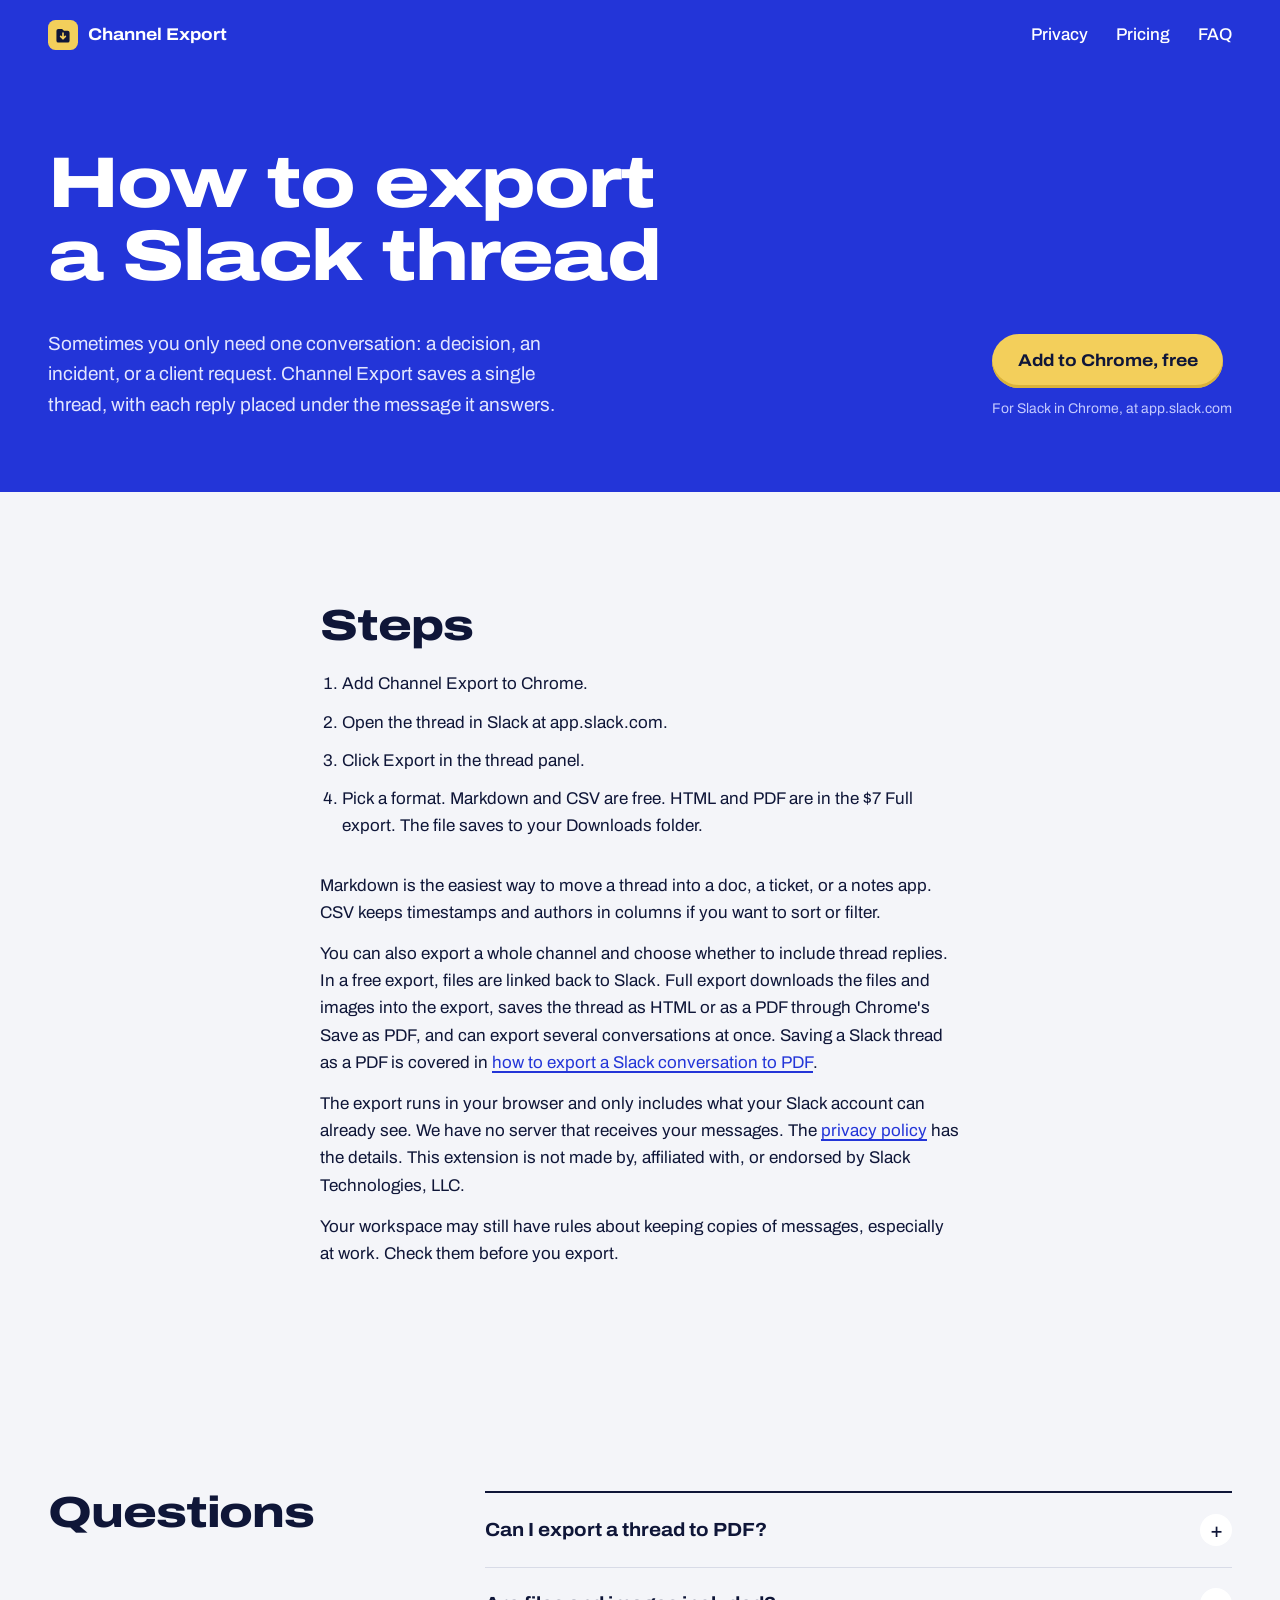
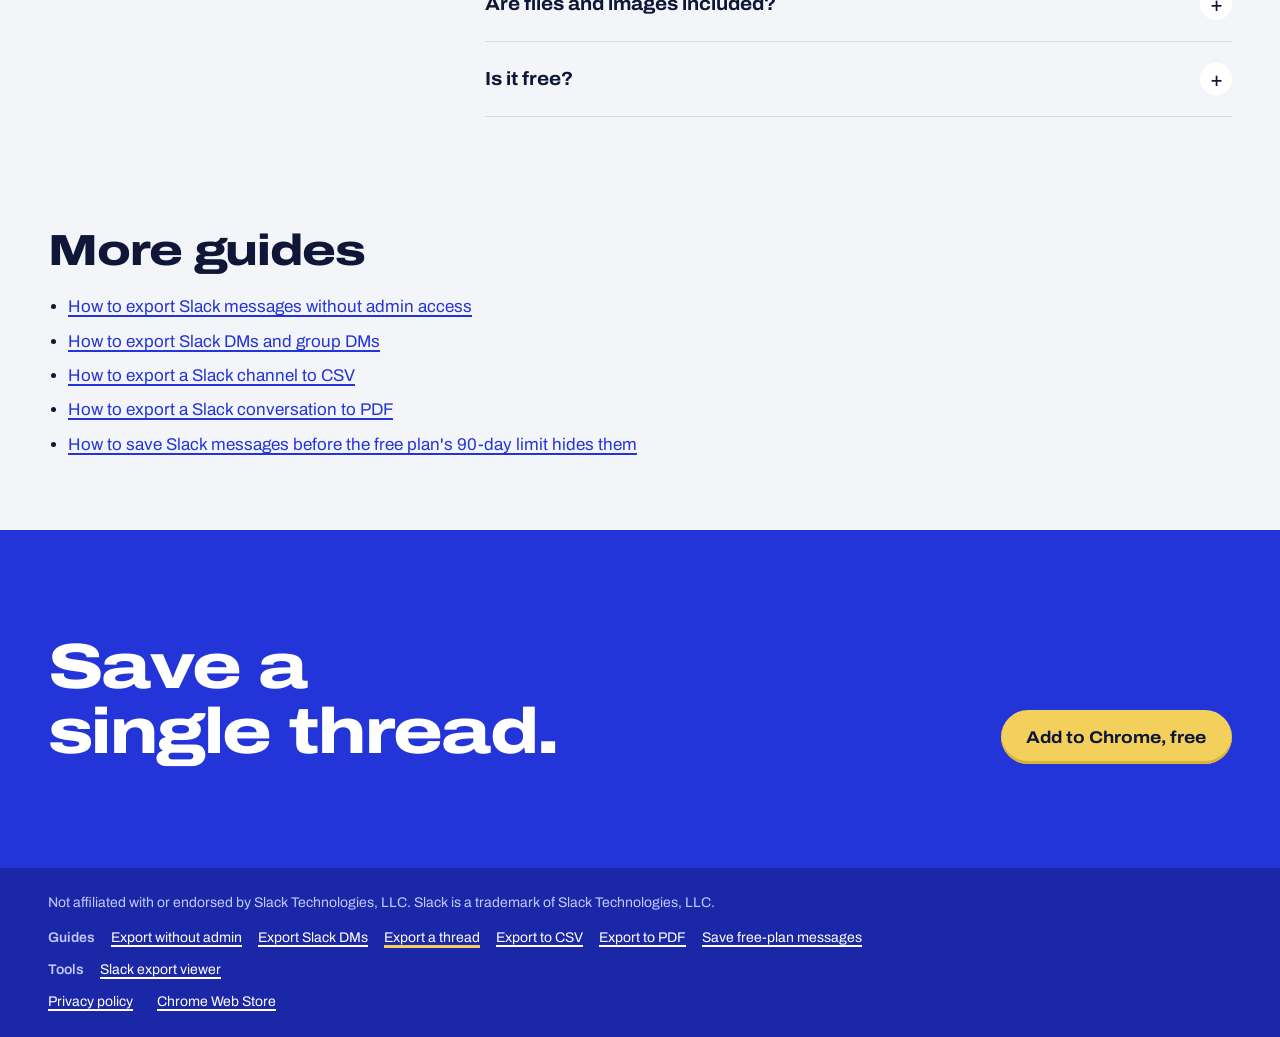
<file: export-slack-thread.html>
<!doctype html>
<html lang="en">
<head>
  <meta charset="utf-8">
  <meta name="viewport" content="width=device-width, initial-scale=1">
  <title>How to export a Slack thread | Channel Export</title>
  <meta name="description" content="Export one Slack thread, replies under the message they answer, to Markdown or CSV for free. HTML, PDF, and saved files are in the $7 Full export.">
  <link rel="canonical" href="https://channelexport.app/export-slack-thread">
  <meta name="referrer" content="strict-origin-when-cross-origin">
  <meta name="theme-color" content="#2335d8">
  <meta property="og:type" content="article">
  <meta property="og:site_name" content="Channel Export">
  <meta property="og:url" content="https://channelexport.app/export-slack-thread">
  <meta property="og:title" content="How to export a Slack thread">
  <meta property="og:description" content="Export one Slack thread, replies under the message they answer, to Markdown or CSV for free. HTML, PDF, and saved files are in the $7 Full export.">
  <meta property="og:image" content="https://channelexport.app/og.png">
  <meta property="og:image:width" content="1200">
  <meta property="og:image:height" content="630">
  <meta property="og:image:alt" content="Channel Export: save Slack conversations to your computer. Nobody else gets a copy.">
  <meta property="og:locale" content="en_US">
  <meta name="twitter:card" content="summary_large_image">
  <meta name="twitter:title" content="How to export a Slack thread">
  <meta name="twitter:description" content="Export one Slack thread, replies under the message they answer, to Markdown or CSV for free. HTML, PDF, and saved files are in the $7 Full export.">
  <meta name="twitter:image" content="https://channelexport.app/og.png">
  <link rel="icon" href="/favicon.svg" type="image/svg+xml">
  <link rel="icon" href="/favicon-48.png" type="image/png" sizes="48x48">
  <link rel="apple-touch-icon" href="/apple-touch-icon.png">
  <link rel="manifest" href="/site.webmanifest">
  <link rel="preload" href="/assets/fonts/archivo.woff2" as="font" type="font/woff2" crossorigin>
  <link rel="stylesheet" href="/styles.css">
  <script type="application/ld+json">
{
  "@context": "https://schema.org",
  "@graph": [
    {
      "@type": "HowTo",
      "name": "How to export a Slack thread",
      "description": "Export one Slack thread, replies under the message they answer, to Markdown or CSV for free. HTML, PDF, and saved files are in the $7 Full export.",
      "step": [
        {
          "@type": "HowToStep",
          "position": 1,
          "text": "Add Channel Export to Chrome."
        },
        {
          "@type": "HowToStep",
          "position": 2,
          "text": "Open the thread in Slack at app.slack.com."
        },
        {
          "@type": "HowToStep",
          "position": 3,
          "text": "Click Export in the thread panel."
        },
        {
          "@type": "HowToStep",
          "position": 4,
          "text": "Pick a format. Markdown and CSV are free. HTML and PDF are in the $7 Full export. The file saves to your Downloads folder."
        }
      ]
    },
    {
      "@type": "FAQPage",
      "mainEntity": [
        {
          "@type": "Question",
          "name": "Can I export a thread to PDF?",
          "acceptedAnswer": {
            "@type": "Answer",
            "text": "Yes, with Full export. Choose PDF in the export form and the extension opens the conversation in a tab for Chrome's print dialog. Pick Save as PDF there. Markdown and CSV stay free, with no limits."
          }
        },
        {
          "@type": "Question",
          "name": "Are files and images included?",
          "acceptedAnswer": {
            "@type": "Answer",
            "text": "In a free Markdown or CSV export, files are linked back to Slack. Full export downloads the files and images into the export. HTML also includes images, files, avatars, and custom emoji, in a ZIP that works offline."
          }
        },
        {
          "@type": "Question",
          "name": "Is it free?",
          "acceptedAnswer": {
            "@type": "Answer",
            "text": "Markdown and CSV are free, with no message limits and no account. Full export adds HTML, PDF, files and images, and exporting several conversations at once. It's a single $7 payment, not a subscription."
          }
        }
      ]
    }
  ]
}
  </script>
</head>
<body>
  <a class="skip" href="#main">Skip to content</a>

  <header class="site-header">
    <div class="wrap">
      <a class="brand" href="/">
        <img src="/favicon.svg" width="30" height="30" alt="">
        Channel Export
      </a>
      <nav class="site-nav" aria-label="Main">
        <a class="nav-optional" href="/privacy">Privacy</a>
        <a href="/#pricing">Pricing</a>
        <a href="/#faq">FAQ</a>
      </nav>
    </div>
  </header>

  <main id="main">
    <section class="hero guide-hero">
      <div class="wrap">
        <h1>How to export a Slack thread</h1>
        <div class="hero-row">
          <p class="lede">Sometimes you only need one conversation: a decision, an incident, or a client request. Channel Export saves a single thread, with each reply placed under the message it answers.</p>
          <div class="hero-actions">
            <a class="button button-manila" href="https://chromewebstore.google.com/detail/channel-export-export-sla/dddkefnkidamdnikccdjfgmoeegpmkih" data-cws-link>Add to Chrome, free</a>
            <span class="hero-note">For Slack in Chrome, at app.slack.com</span>
          </div>
        </div>
      </div>
    </section>

    <section class="section" id="steps" aria-labelledby="steps-title">
      <div class="wrap guide-copy">
        <h2 id="steps-title">Steps</h2>
        <ol class="steps">
            <li>Add Channel Export to Chrome.</li>
            <li>Open the thread in Slack at app.slack.com.</li>
            <li>Click Export in the thread panel.</li>
            <li>Pick a format. Markdown and CSV are free. HTML and PDF are in the $7 Full export. The file saves to your Downloads folder.</li>
        </ol>
        <div class="prose">
            <p>Markdown is the easiest way to move a thread into a doc, a ticket, or a notes app. CSV keeps timestamps and authors in columns if you want to sort or filter.</p>
            <p>You can also export a whole channel and choose whether to include thread replies. In a free export, files are linked back to Slack. Full export downloads the files and images into the export, saves the thread as HTML or as a PDF through Chrome's Save as PDF, and can export several conversations at once. Saving a Slack thread as a PDF is covered in <a href="/export-slack-to-pdf">how to export a Slack conversation to PDF</a>.</p>
            <p>The export runs in your browser and only includes what your Slack account can already see. We have no server that receives your messages. The <a href="/privacy">privacy policy</a> has the details. This extension is not made by, affiliated with, or endorsed by Slack Technologies, LLC.</p>
            <p>Your workspace may still have rules about keeping copies of messages, especially at work. Check them before you export.</p>
        </div>
      </div>
    </section>

    <section class="section" id="faq" aria-labelledby="faq-title">
      <div class="wrap split">
        <div class="split-head">
          <h2 id="faq-title">Questions</h2>
        </div>
        <div class="faq">
            <details>
              <summary>Can I export a thread to PDF?</summary>
              <div class="answer"><p>Yes, with Full export. Choose PDF in the export form and the extension opens the conversation in a tab for Chrome's print dialog. Pick Save as PDF there. Markdown and CSV stay free, with no limits.</p></div>
            </details>
            <details>
              <summary>Are files and images included?</summary>
              <div class="answer"><p>In a free Markdown or CSV export, files are linked back to Slack. Full export downloads the files and images into the export. HTML also includes images, files, avatars, and custom emoji, in a ZIP that works offline.</p></div>
            </details>
            <details>
              <summary>Is it free?</summary>
              <div class="answer"><p>Markdown and CSV are free, with no message limits and no account. Full export adds HTML, PDF, files and images, and exporting several conversations at once. It's a single $7 payment, not a subscription.</p></div>
            </details>
        </div>
      </div>
    </section>

    <section class="section section-guides" aria-labelledby="guides-title">
      <div class="wrap">
        <h2 id="guides-title">More guides</h2>
        <ul class="guide-links">
          <li><a href="/export-slack-without-admin">How to export Slack messages without admin access</a></li>
          <li><a href="/export-slack-dms">How to export Slack DMs and group DMs</a></li>
          <li><a href="/export-slack-channel-to-csv">How to export a Slack channel to CSV</a></li>
          <li><a href="/export-slack-to-pdf">How to export a Slack conversation to PDF</a></li>
          <li><a href="/save-slack-messages-free-plan">How to save Slack messages before the free plan's 90-day limit hides them</a></li>
        </ul>
      </div>
    </section>

    <section class="closing" id="install" aria-labelledby="install-title">
      <div class="wrap">
        <h2 id="install-title">Save a single thread.</h2>
        <a class="button button-manila" href="https://chromewebstore.google.com/detail/channel-export-export-sla/dddkefnkidamdnikccdjfgmoeegpmkih" data-cws-link>Add to Chrome, free</a>
      </div>
    </section>
  </main>

  <footer class="site-footer">
    <div class="wrap">
      <p>Not affiliated with or endorsed by Slack Technologies, LLC. Slack is a trademark of Slack Technologies, LLC.</p>
      <div class="footer-links">
        <nav class="footer-guides" aria-label="Guides">
          <span class="footer-label">Guides</span>
          <a href="/export-slack-without-admin">Export without admin</a>
          <a href="/export-slack-dms">Export Slack DMs</a>
          <a href="/export-slack-thread" aria-current="page">Export a thread</a>
          <a href="/export-slack-channel-to-csv">Export to CSV</a>
          <a href="/export-slack-to-pdf">Export to PDF</a>
          <a href="/save-slack-messages-free-plan">Save free-plan messages</a>
        </nav>
        <nav class="footer-guides" aria-label="Tools">
          <span class="footer-label">Tools</span>
          <a href="/slack-export-viewer">Slack export viewer</a>
        </nav>
        <nav aria-label="Footer">
          <a href="/privacy">Privacy policy</a>
          <a href="https://chromewebstore.google.com/detail/channel-export-export-sla/dddkefnkidamdnikccdjfgmoeegpmkih" data-cws-link>Chrome Web Store</a>
        </nav>
      </div>
    </div>
  </footer>
  <script data-goatcounter="https://channelexport.goatcounter.com/count"
          async src="//gc.zgo.at/count.js"></script>
</body>
</html>
</file>
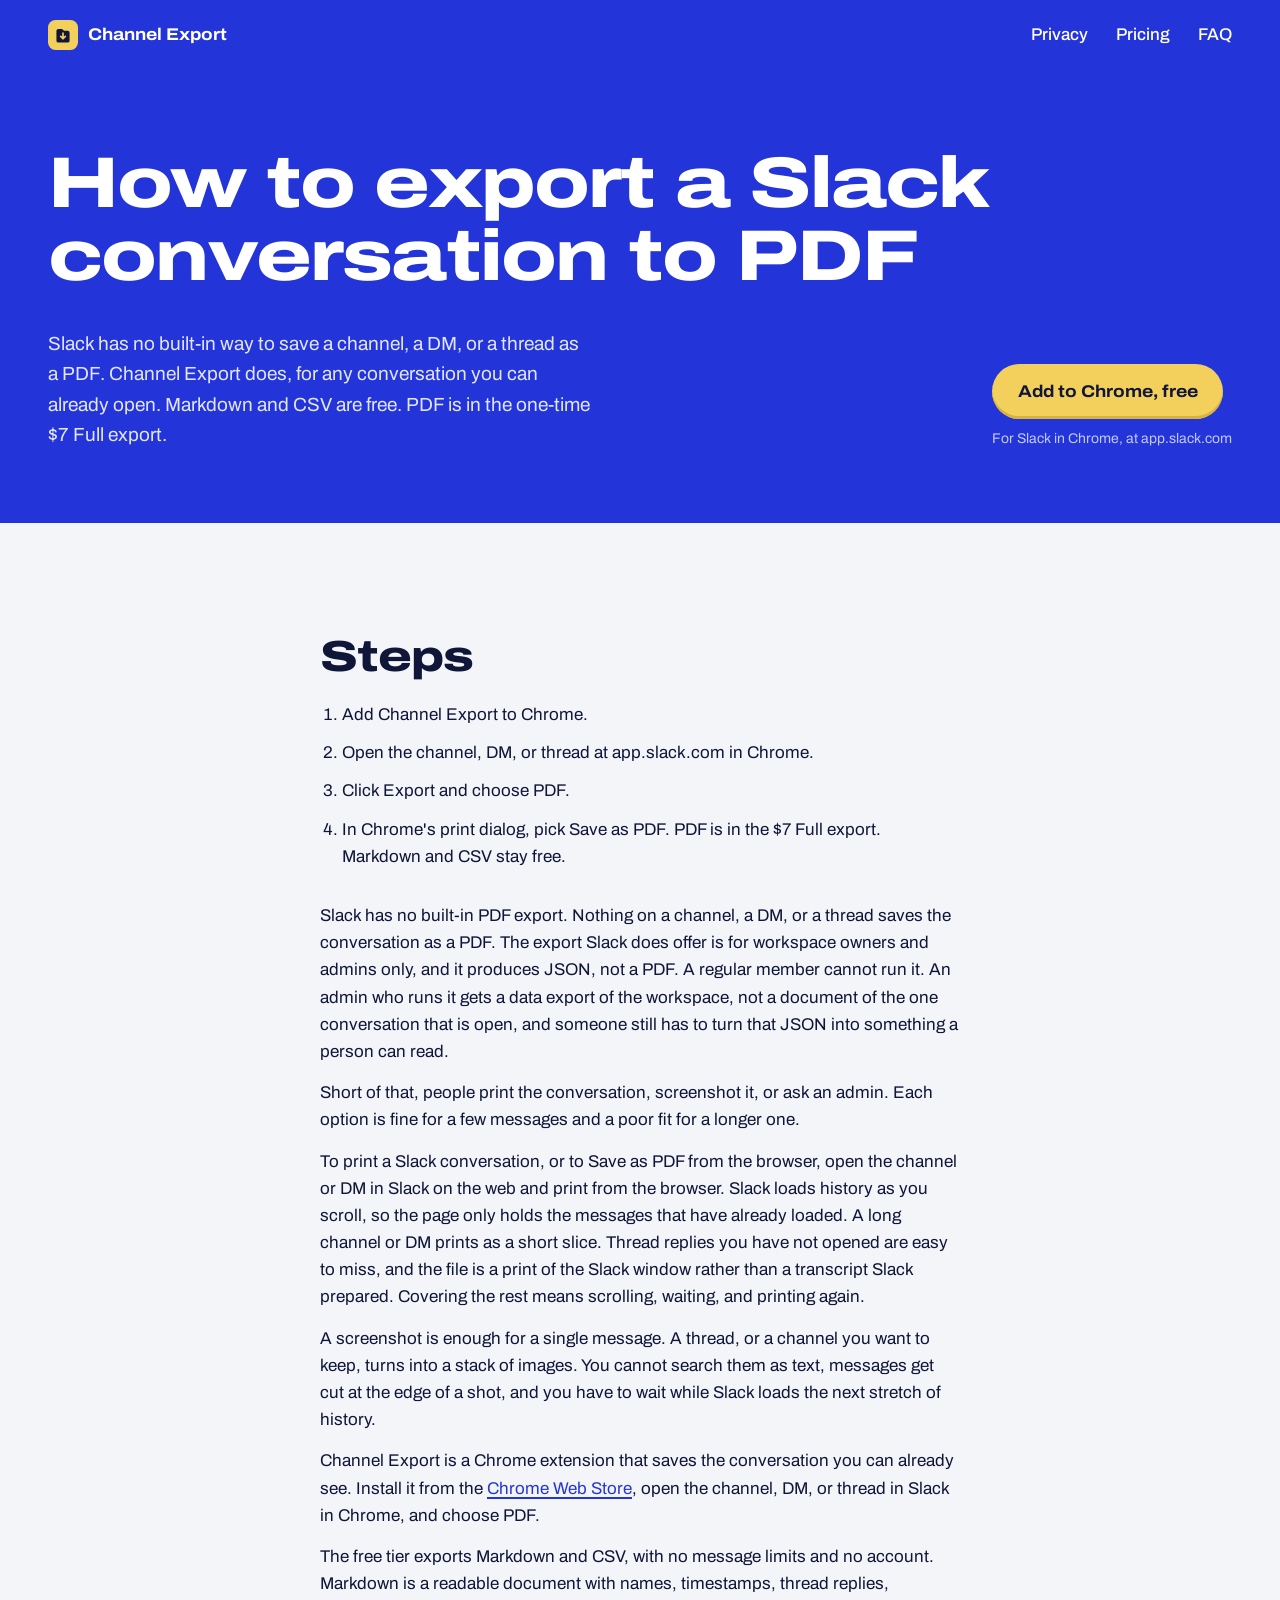
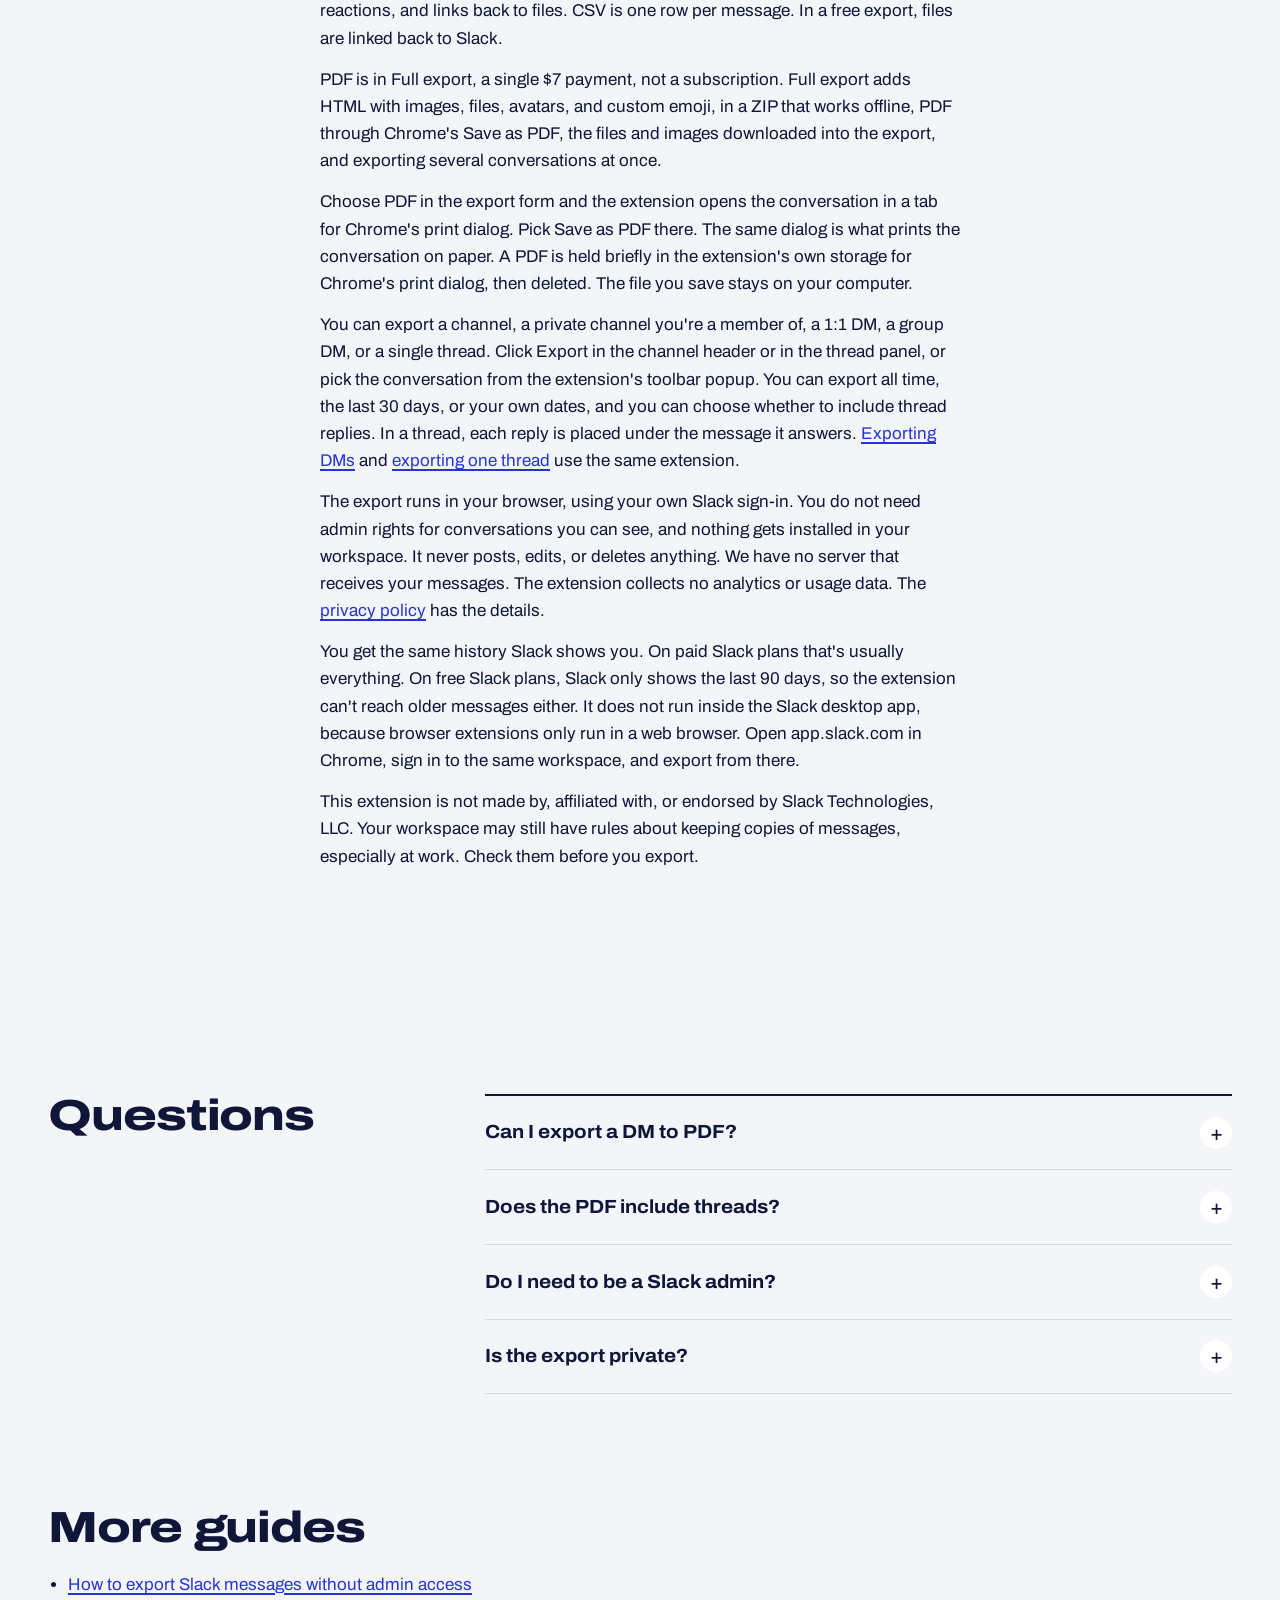
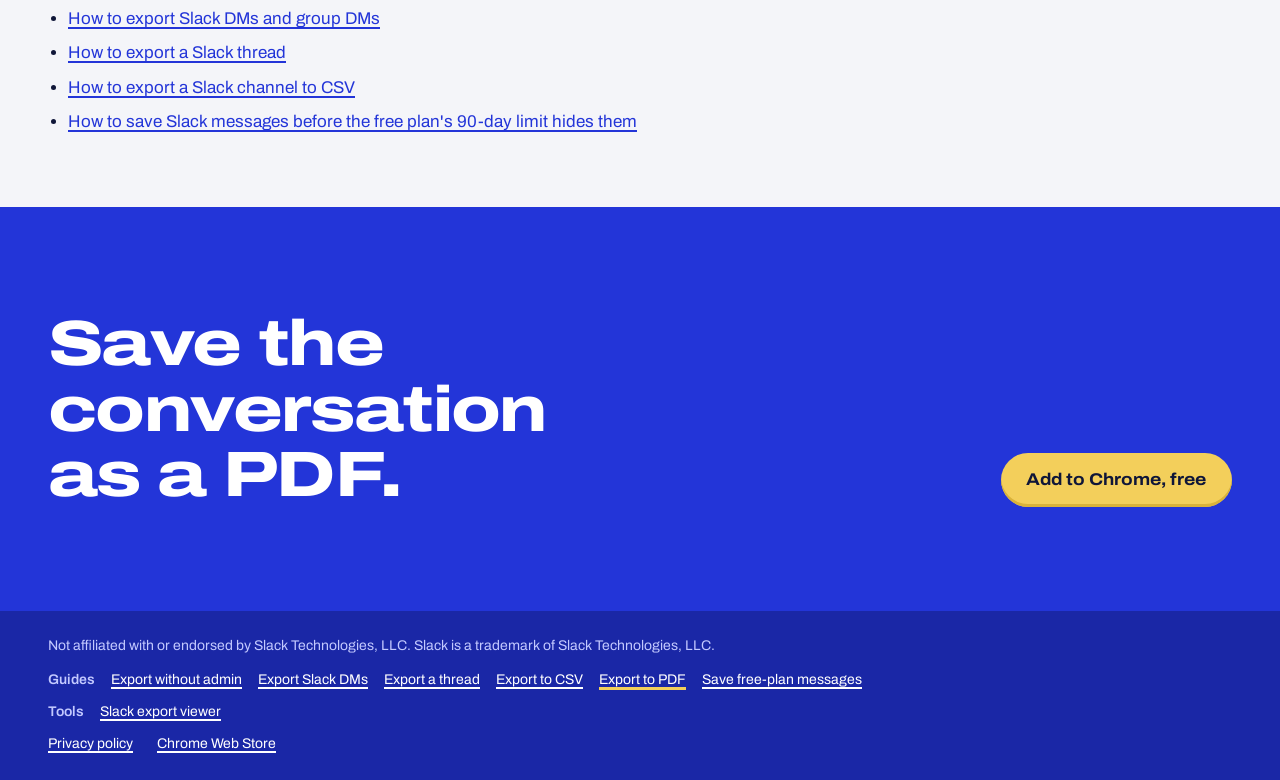
<file: export-slack-to-pdf.html>
<!doctype html>
<html lang="en">
<head>
  <meta charset="utf-8">
  <meta name="viewport" content="width=device-width, initial-scale=1">
  <title>How to export a Slack conversation to PDF | Channel Export</title>
  <meta name="description" content="Slack has no built-in PDF export. Save a channel, DM, or thread as a PDF from Chrome. Markdown and CSV are free. PDF is in the $7 Full export.">
  <link rel="canonical" href="https://channelexport.app/export-slack-to-pdf">
  <meta name="referrer" content="strict-origin-when-cross-origin">
  <meta name="theme-color" content="#2335d8">
  <meta property="og:type" content="article">
  <meta property="og:site_name" content="Channel Export">
  <meta property="og:url" content="https://channelexport.app/export-slack-to-pdf">
  <meta property="og:title" content="How to export a Slack conversation to PDF">
  <meta property="og:description" content="Slack has no built-in PDF export. Save a channel, DM, or thread as a PDF from Chrome. Markdown and CSV are free. PDF is in the $7 Full export.">
  <meta property="og:image" content="https://channelexport.app/og.png">
  <meta property="og:image:width" content="1200">
  <meta property="og:image:height" content="630">
  <meta property="og:image:alt" content="Channel Export: save Slack conversations to your computer. Nobody else gets a copy.">
  <meta property="og:locale" content="en_US">
  <meta name="twitter:card" content="summary_large_image">
  <meta name="twitter:title" content="How to export a Slack conversation to PDF">
  <meta name="twitter:description" content="Slack has no built-in PDF export. Save a channel, DM, or thread as a PDF from Chrome. Markdown and CSV are free. PDF is in the $7 Full export.">
  <meta name="twitter:image" content="https://channelexport.app/og.png">
  <link rel="icon" href="/favicon.svg" type="image/svg+xml">
  <link rel="icon" href="/favicon-48.png" type="image/png" sizes="48x48">
  <link rel="apple-touch-icon" href="/apple-touch-icon.png">
  <link rel="manifest" href="/site.webmanifest">
  <link rel="preload" href="/assets/fonts/archivo.woff2" as="font" type="font/woff2" crossorigin>
  <link rel="stylesheet" href="/styles.css">
  <script type="application/ld+json">
{
  "@context": "https://schema.org",
  "@graph": [
    {
      "@type": "HowTo",
      "name": "How to export a Slack conversation to PDF",
      "description": "Slack has no built-in PDF export. Save a channel, DM, or thread as a PDF from Chrome. Markdown and CSV are free. PDF is in the $7 Full export.",
      "step": [
        {
          "@type": "HowToStep",
          "position": 1,
          "text": "Add Channel Export to Chrome."
        },
        {
          "@type": "HowToStep",
          "position": 2,
          "text": "Open the channel, DM, or thread at app.slack.com in Chrome."
        },
        {
          "@type": "HowToStep",
          "position": 3,
          "text": "Click Export and choose PDF."
        },
        {
          "@type": "HowToStep",
          "position": 4,
          "text": "In Chrome's print dialog, pick Save as PDF. PDF is in the $7 Full export. Markdown and CSV stay free."
        }
      ]
    },
    {
      "@type": "FAQPage",
      "mainEntity": [
        {
          "@type": "Question",
          "name": "Can I export a DM to PDF?",
          "acceptedAnswer": {
            "@type": "Answer",
            "text": "Yes. If you can open the direct message in Slack, you can export it. That includes 1:1 DMs and group DMs. Choose PDF in the export form and the extension opens the conversation in a tab for Chrome's print dialog. Pick Save as PDF there. PDF is in the $7 Full export. Markdown and CSV stay free."
          }
        },
        {
          "@type": "Question",
          "name": "Does the PDF include threads?",
          "acceptedAnswer": {
            "@type": "Answer",
            "text": "You can export a single thread, with each reply placed under the message it answers, or export a channel and choose whether to include thread replies. Either can be saved as a PDF with Full export, through Chrome's Save as PDF."
          }
        },
        {
          "@type": "Question",
          "name": "Do I need to be a Slack admin?",
          "acceptedAnswer": {
            "@type": "Answer",
            "text": "No. Slack's built-in export is only for workspace owners and admins, and it produces JSON, not a PDF. Channel Export works for regular members. If you can open a conversation in Slack, you can export it. Nothing gets installed in your workspace."
          }
        },
        {
          "@type": "Question",
          "name": "Is the export private?",
          "acceptedAnswer": {
            "@type": "Answer",
            "text": "The export runs in your browser. We have no server that receives your messages. A PDF is held briefly in the extension's own storage for Chrome's print dialog, then deleted, and the file you save stays on your computer. The extension collects no analytics or usage data."
          }
        }
      ]
    }
  ]
}
  </script>
</head>
<body>
  <a class="skip" href="#main">Skip to content</a>

  <header class="site-header">
    <div class="wrap">
      <a class="brand" href="/">
        <img src="/favicon.svg" width="30" height="30" alt="">
        Channel Export
      </a>
      <nav class="site-nav" aria-label="Main">
        <a class="nav-optional" href="/privacy">Privacy</a>
        <a href="/#pricing">Pricing</a>
        <a href="/#faq">FAQ</a>
      </nav>
    </div>
  </header>

  <main id="main">
    <section class="hero guide-hero">
      <div class="wrap">
        <h1>How to export a Slack conversation to PDF</h1>
        <div class="hero-row">
          <p class="lede">Slack has no built-in way to save a channel, a DM, or a thread as a PDF. Channel Export does, for any conversation you can already open. Markdown and CSV are free. PDF is in the one-time $7 Full export.</p>
          <div class="hero-actions">
            <a class="button button-manila" href="https://chromewebstore.google.com/detail/channel-export-export-sla/dddkefnkidamdnikccdjfgmoeegpmkih" data-cws-link>Add to Chrome, free</a>
            <span class="hero-note">For Slack in Chrome, at app.slack.com</span>
          </div>
        </div>
      </div>
    </section>

    <section class="section" id="steps" aria-labelledby="steps-title">
      <div class="wrap guide-copy">
        <h2 id="steps-title">Steps</h2>
        <ol class="steps">
            <li>Add Channel Export to Chrome.</li>
            <li>Open the channel, DM, or thread at app.slack.com in Chrome.</li>
            <li>Click Export and choose PDF.</li>
            <li>In Chrome's print dialog, pick Save as PDF. PDF is in the $7 Full export. Markdown and CSV stay free.</li>
        </ol>
        <div class="prose">
            <p>Slack has no built-in PDF export. Nothing on a channel, a DM, or a thread saves the conversation as a PDF. The export Slack does offer is for workspace owners and admins only, and it produces JSON, not a PDF. A regular member cannot run it. An admin who runs it gets a data export of the workspace, not a document of the one conversation that is open, and someone still has to turn that JSON into something a person can read.</p>
            <p>Short of that, people print the conversation, screenshot it, or ask an admin. Each option is fine for a few messages and a poor fit for a longer one.</p>
            <p>To print a Slack conversation, or to Save as PDF from the browser, open the channel or DM in Slack on the web and print from the browser. Slack loads history as you scroll, so the page only holds the messages that have already loaded. A long channel or DM prints as a short slice. Thread replies you have not opened are easy to miss, and the file is a print of the Slack window rather than a transcript Slack prepared. Covering the rest means scrolling, waiting, and printing again.</p>
            <p>A screenshot is enough for a single message. A thread, or a channel you want to keep, turns into a stack of images. You cannot search them as text, messages get cut at the edge of a shot, and you have to wait while Slack loads the next stretch of history.</p>
            <p>Channel Export is a Chrome extension that saves the conversation you can already see. Install it from the <a href="https://chromewebstore.google.com/detail/channel-export-export-sla/dddkefnkidamdnikccdjfgmoeegpmkih">Chrome Web Store</a>, open the channel, DM, or thread in Slack in Chrome, and choose PDF.</p>
            <p>The free tier exports Markdown and CSV, with no message limits and no account. Markdown is a readable document with names, timestamps, thread replies, reactions, and links back to files. CSV is one row per message. In a free export, files are linked back to Slack.</p>
            <p>PDF is in Full export, a single $7 payment, not a subscription. Full export adds HTML with images, files, avatars, and custom emoji, in a ZIP that works offline, PDF through Chrome's Save as PDF, the files and images downloaded into the export, and exporting several conversations at once.</p>
            <p>Choose PDF in the export form and the extension opens the conversation in a tab for Chrome's print dialog. Pick Save as PDF there. The same dialog is what prints the conversation on paper. A PDF is held briefly in the extension's own storage for Chrome's print dialog, then deleted. The file you save stays on your computer.</p>
            <p>You can export a channel, a private channel you're a member of, a 1:1 DM, a group DM, or a single thread. Click Export in the channel header or in the thread panel, or pick the conversation from the extension's toolbar popup. You can export all time, the last 30 days, or your own dates, and you can choose whether to include thread replies. In a thread, each reply is placed under the message it answers. <a href="/export-slack-dms">Exporting DMs</a> and <a href="/export-slack-thread">exporting one thread</a> use the same extension.</p>
            <p>The export runs in your browser, using your own Slack sign-in. You do not need admin rights for conversations you can see, and nothing gets installed in your workspace. It never posts, edits, or deletes anything. We have no server that receives your messages. The extension collects no analytics or usage data. The <a href="/privacy">privacy policy</a> has the details.</p>
            <p>You get the same history Slack shows you. On paid Slack plans that's usually everything. On free Slack plans, Slack only shows the last 90 days, so the extension can't reach older messages either. It does not run inside the Slack desktop app, because browser extensions only run in a web browser. Open app.slack.com in Chrome, sign in to the same workspace, and export from there.</p>
            <p>This extension is not made by, affiliated with, or endorsed by Slack Technologies, LLC. Your workspace may still have rules about keeping copies of messages, especially at work. Check them before you export.</p>
        </div>
      </div>
    </section>

    <section class="section" id="faq" aria-labelledby="faq-title">
      <div class="wrap split">
        <div class="split-head">
          <h2 id="faq-title">Questions</h2>
        </div>
        <div class="faq">
            <details>
              <summary>Can I export a DM to PDF?</summary>
              <div class="answer"><p>Yes. If you can open the direct message in Slack, you can export it. That includes 1:1 DMs and group DMs. Choose PDF in the export form and the extension opens the conversation in a tab for Chrome's print dialog. Pick Save as PDF there. PDF is in the $7 Full export. Markdown and CSV stay free.</p></div>
            </details>
            <details>
              <summary>Does the PDF include threads?</summary>
              <div class="answer"><p>You can export a single thread, with each reply placed under the message it answers, or export a channel and choose whether to include thread replies. Either can be saved as a PDF with Full export, through Chrome's Save as PDF.</p></div>
            </details>
            <details>
              <summary>Do I need to be a Slack admin?</summary>
              <div class="answer"><p>No. Slack's built-in export is only for workspace owners and admins, and it produces JSON, not a PDF. Channel Export works for regular members. If you can open a conversation in Slack, you can export it. Nothing gets installed in your workspace.</p></div>
            </details>
            <details>
              <summary>Is the export private?</summary>
              <div class="answer"><p>The export runs in your browser. We have no server that receives your messages. A PDF is held briefly in the extension's own storage for Chrome's print dialog, then deleted, and the file you save stays on your computer. The extension collects no analytics or usage data.</p></div>
            </details>
        </div>
      </div>
    </section>

    <section class="section section-guides" aria-labelledby="guides-title">
      <div class="wrap">
        <h2 id="guides-title">More guides</h2>
        <ul class="guide-links">
          <li><a href="/export-slack-without-admin">How to export Slack messages without admin access</a></li>
          <li><a href="/export-slack-dms">How to export Slack DMs and group DMs</a></li>
          <li><a href="/export-slack-thread">How to export a Slack thread</a></li>
          <li><a href="/export-slack-channel-to-csv">How to export a Slack channel to CSV</a></li>
          <li><a href="/save-slack-messages-free-plan">How to save Slack messages before the free plan's 90-day limit hides them</a></li>
        </ul>
      </div>
    </section>

    <section class="closing" id="install" aria-labelledby="install-title">
      <div class="wrap">
        <h2 id="install-title">Save the conversation as a PDF.</h2>
        <a class="button button-manila" href="https://chromewebstore.google.com/detail/channel-export-export-sla/dddkefnkidamdnikccdjfgmoeegpmkih" data-cws-link>Add to Chrome, free</a>
      </div>
    </section>
  </main>

  <footer class="site-footer">
    <div class="wrap">
      <p>Not affiliated with or endorsed by Slack Technologies, LLC. Slack is a trademark of Slack Technologies, LLC.</p>
      <div class="footer-links">
        <nav class="footer-guides" aria-label="Guides">
          <span class="footer-label">Guides</span>
          <a href="/export-slack-without-admin">Export without admin</a>
          <a href="/export-slack-dms">Export Slack DMs</a>
          <a href="/export-slack-thread">Export a thread</a>
          <a href="/export-slack-channel-to-csv">Export to CSV</a>
          <a href="/export-slack-to-pdf" aria-current="page">Export to PDF</a>
          <a href="/save-slack-messages-free-plan">Save free-plan messages</a>
        </nav>
        <nav class="footer-guides" aria-label="Tools">
          <span class="footer-label">Tools</span>
          <a href="/slack-export-viewer">Slack export viewer</a>
        </nav>
        <nav aria-label="Footer">
          <a href="/privacy">Privacy policy</a>
          <a href="https://chromewebstore.google.com/detail/channel-export-export-sla/dddkefnkidamdnikccdjfgmoeegpmkih" data-cws-link>Chrome Web Store</a>
        </nav>
      </div>
    </div>
  </footer>
  <script data-goatcounter="https://channelexport.goatcounter.com/count"
          async src="//gc.zgo.at/count.js"></script>
</body>
</html>
</file>
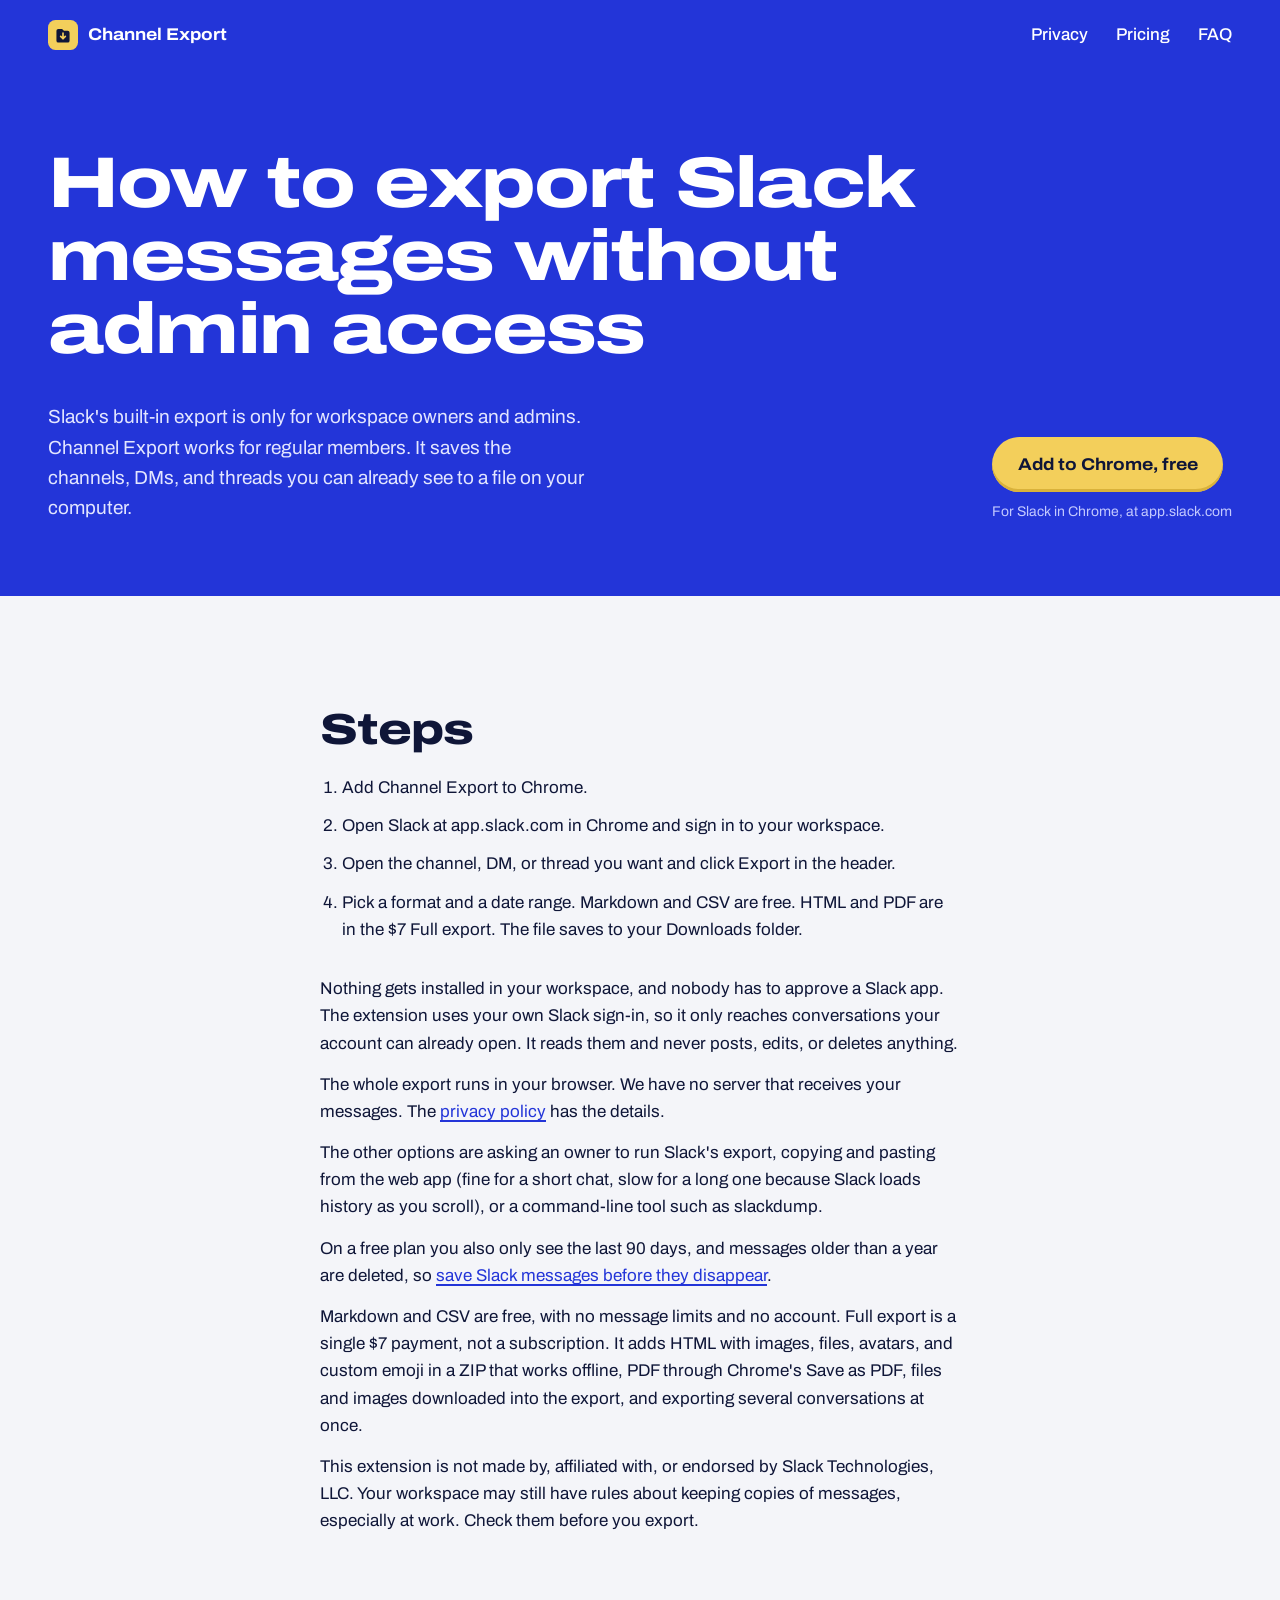
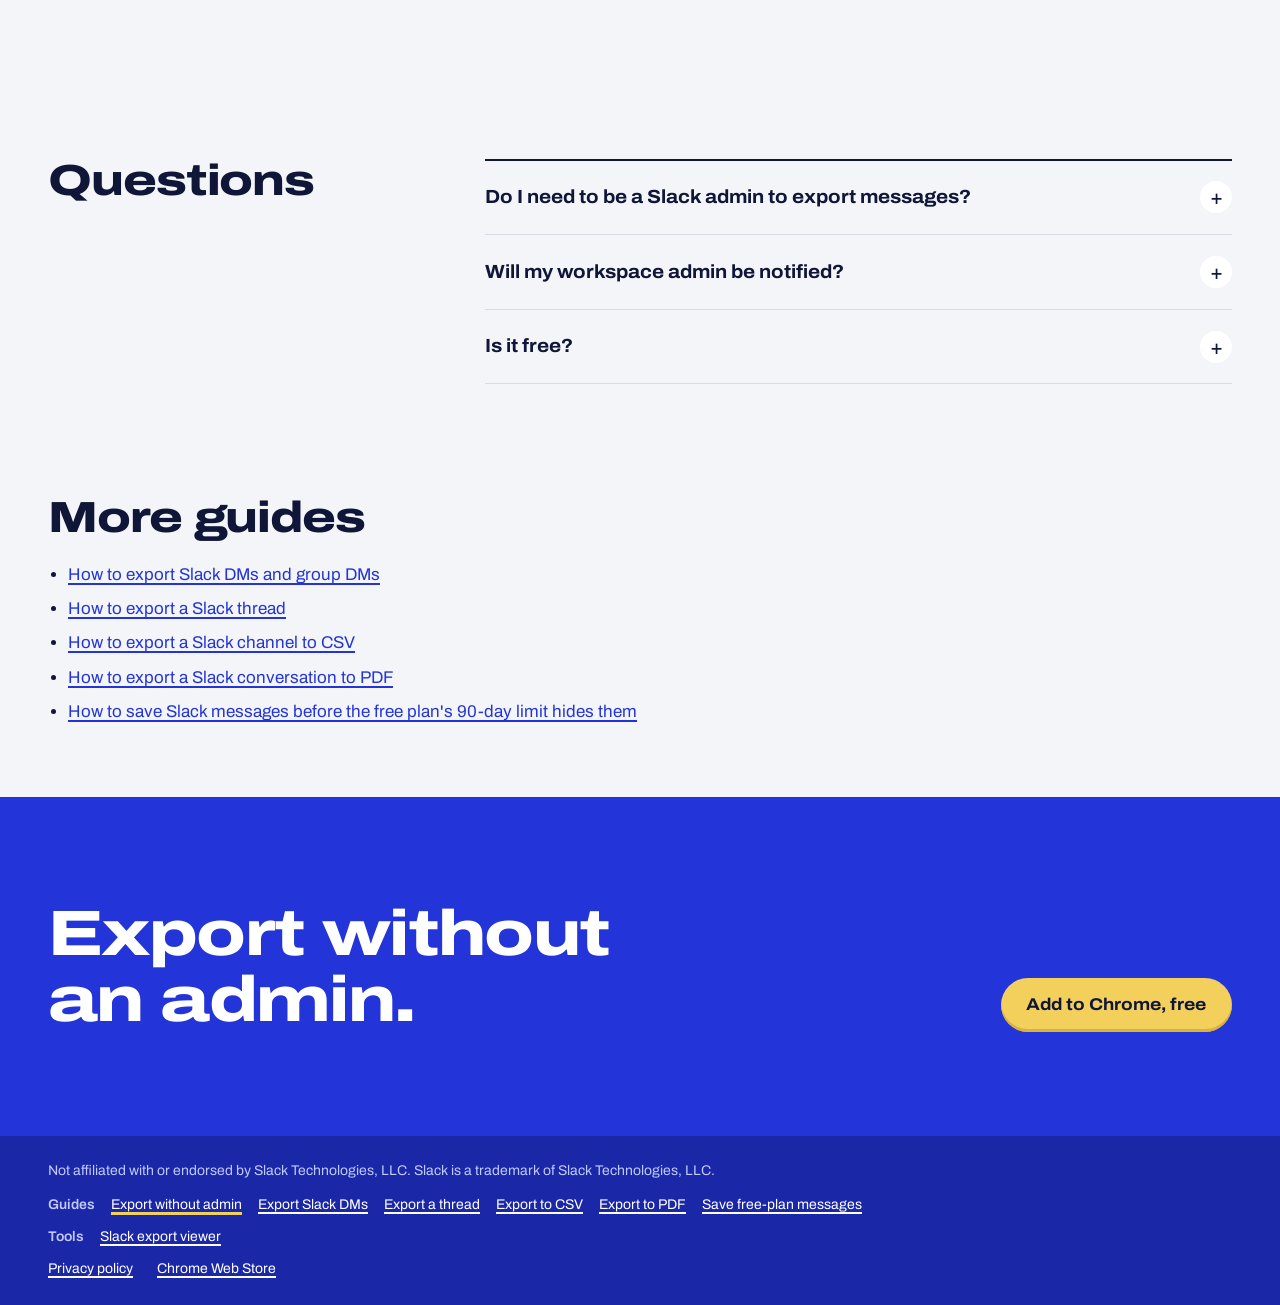
<file: export-slack-without-admin.html>
<!doctype html>
<html lang="en">
<head>
  <meta charset="utf-8">
  <meta name="viewport" content="width=device-width, initial-scale=1">
  <title>How to export Slack messages without admin access | Channel Export</title>
  <meta name="description" content="Export Slack channels, DMs, and threads without admin access. Markdown and CSV are free. HTML, PDF, files, and bulk export are in the $7 Full export.">
  <link rel="canonical" href="https://channelexport.app/export-slack-without-admin">
  <meta name="referrer" content="strict-origin-when-cross-origin">
  <meta name="theme-color" content="#2335d8">
  <meta property="og:type" content="article">
  <meta property="og:site_name" content="Channel Export">
  <meta property="og:url" content="https://channelexport.app/export-slack-without-admin">
  <meta property="og:title" content="How to export Slack messages without admin access">
  <meta property="og:description" content="Export Slack channels, DMs, and threads without admin access. Markdown and CSV are free. HTML, PDF, files, and bulk export are in the $7 Full export.">
  <meta property="og:image" content="https://channelexport.app/og.png">
  <meta property="og:image:width" content="1200">
  <meta property="og:image:height" content="630">
  <meta property="og:image:alt" content="Channel Export: save Slack conversations to your computer. Nobody else gets a copy.">
  <meta property="og:locale" content="en_US">
  <meta name="twitter:card" content="summary_large_image">
  <meta name="twitter:title" content="How to export Slack messages without admin access">
  <meta name="twitter:description" content="Export Slack channels, DMs, and threads without admin access. Markdown and CSV are free. HTML, PDF, files, and bulk export are in the $7 Full export.">
  <meta name="twitter:image" content="https://channelexport.app/og.png">
  <link rel="icon" href="/favicon.svg" type="image/svg+xml">
  <link rel="icon" href="/favicon-48.png" type="image/png" sizes="48x48">
  <link rel="apple-touch-icon" href="/apple-touch-icon.png">
  <link rel="manifest" href="/site.webmanifest">
  <link rel="preload" href="/assets/fonts/archivo.woff2" as="font" type="font/woff2" crossorigin>
  <link rel="stylesheet" href="/styles.css">
  <script type="application/ld+json">
{
  "@context": "https://schema.org",
  "@graph": [
    {
      "@type": "HowTo",
      "name": "How to export Slack messages without admin access",
      "description": "Export Slack channels, DMs, and threads without admin access. Markdown and CSV are free. HTML, PDF, files, and bulk export are in the $7 Full export.",
      "step": [
        {
          "@type": "HowToStep",
          "position": 1,
          "text": "Add Channel Export to Chrome."
        },
        {
          "@type": "HowToStep",
          "position": 2,
          "text": "Open Slack at app.slack.com in Chrome and sign in to your workspace."
        },
        {
          "@type": "HowToStep",
          "position": 3,
          "text": "Open the channel, DM, or thread you want and click Export in the header."
        },
        {
          "@type": "HowToStep",
          "position": 4,
          "text": "Pick a format and a date range. Markdown and CSV are free. HTML and PDF are in the $7 Full export. The file saves to your Downloads folder."
        }
      ]
    },
    {
      "@type": "FAQPage",
      "mainEntity": [
        {
          "@type": "Question",
          "name": "Do I need to be a Slack admin to export messages?",
          "acceptedAnswer": {
            "@type": "Answer",
            "text": "No. Slack's built-in export is only for workspace owners and admins. Channel Export works for regular members. If you can open a conversation in Slack, you can export it."
          }
        },
        {
          "@type": "Question",
          "name": "Will my workspace admin be notified?",
          "acceptedAnswer": {
            "@type": "Answer",
            "text": "The extension doesn't install anything in your workspace or post anything. It asks Slack for messages through your own browser session, the same way the Slack web app does. Your workspace may still have rules about keeping copies, so check them first."
          }
        },
        {
          "@type": "Question",
          "name": "Is it free?",
          "acceptedAnswer": {
            "@type": "Answer",
            "text": "Markdown and CSV are free, with no message limits and no account. Full export adds HTML, PDF, files and images, and exporting several conversations at once. It's a single $7 payment, not a subscription."
          }
        }
      ]
    }
  ]
}
  </script>
</head>
<body>
  <a class="skip" href="#main">Skip to content</a>

  <header class="site-header">
    <div class="wrap">
      <a class="brand" href="/">
        <img src="/favicon.svg" width="30" height="30" alt="">
        Channel Export
      </a>
      <nav class="site-nav" aria-label="Main">
        <a class="nav-optional" href="/privacy">Privacy</a>
        <a href="/#pricing">Pricing</a>
        <a href="/#faq">FAQ</a>
      </nav>
    </div>
  </header>

  <main id="main">
    <section class="hero guide-hero">
      <div class="wrap">
        <h1>How to export Slack messages without admin access</h1>
        <div class="hero-row">
          <p class="lede">Slack's built-in export is only for workspace owners and admins. Channel Export works for regular members. It saves the channels, DMs, and threads you can already see to a file on your computer.</p>
          <div class="hero-actions">
            <a class="button button-manila" href="https://chromewebstore.google.com/detail/channel-export-export-sla/dddkefnkidamdnikccdjfgmoeegpmkih" data-cws-link>Add to Chrome, free</a>
            <span class="hero-note">For Slack in Chrome, at app.slack.com</span>
          </div>
        </div>
      </div>
    </section>

    <section class="section" id="steps" aria-labelledby="steps-title">
      <div class="wrap guide-copy">
        <h2 id="steps-title">Steps</h2>
        <ol class="steps">
            <li>Add Channel Export to Chrome.</li>
            <li>Open Slack at app.slack.com in Chrome and sign in to your workspace.</li>
            <li>Open the channel, DM, or thread you want and click Export in the header.</li>
            <li>Pick a format and a date range. Markdown and CSV are free. HTML and PDF are in the $7 Full export. The file saves to your Downloads folder.</li>
        </ol>
        <div class="prose">
            <p>Nothing gets installed in your workspace, and nobody has to approve a Slack app. The extension uses your own Slack sign-in, so it only reaches conversations your account can already open. It reads them and never posts, edits, or deletes anything.</p>
            <p>The whole export runs in your browser. We have no server that receives your messages. The <a href="/privacy">privacy policy</a> has the details.</p>
            <p>The other options are asking an owner to run Slack's export, copying and pasting from the web app (fine for a short chat, slow for a long one because Slack loads history as you scroll), or a command-line tool such as slackdump.</p>
            <p>On a free plan you also only see the last 90 days, and messages older than a year are deleted, so <a href="/save-slack-messages-free-plan">save Slack messages before they disappear</a>.</p>
            <p>Markdown and CSV are free, with no message limits and no account. Full export is a single $7 payment, not a subscription. It adds HTML with images, files, avatars, and custom emoji in a ZIP that works offline, PDF through Chrome's Save as PDF, files and images downloaded into the export, and exporting several conversations at once.</p>
            <p>This extension is not made by, affiliated with, or endorsed by Slack Technologies, LLC. Your workspace may still have rules about keeping copies of messages, especially at work. Check them before you export.</p>
        </div>
      </div>
    </section>

    <section class="section" id="faq" aria-labelledby="faq-title">
      <div class="wrap split">
        <div class="split-head">
          <h2 id="faq-title">Questions</h2>
        </div>
        <div class="faq">
            <details>
              <summary>Do I need to be a Slack admin to export messages?</summary>
              <div class="answer"><p>No. Slack's built-in export is only for workspace owners and admins. Channel Export works for regular members. If you can open a conversation in Slack, you can export it.</p></div>
            </details>
            <details>
              <summary>Will my workspace admin be notified?</summary>
              <div class="answer"><p>The extension doesn't install anything in your workspace or post anything. It asks Slack for messages through your own browser session, the same way the Slack web app does. Your workspace may still have rules about keeping copies, so check them first.</p></div>
            </details>
            <details>
              <summary>Is it free?</summary>
              <div class="answer"><p>Markdown and CSV are free, with no message limits and no account. Full export adds HTML, PDF, files and images, and exporting several conversations at once. It's a single $7 payment, not a subscription.</p></div>
            </details>
        </div>
      </div>
    </section>

    <section class="section section-guides" aria-labelledby="guides-title">
      <div class="wrap">
        <h2 id="guides-title">More guides</h2>
        <ul class="guide-links">
          <li><a href="/export-slack-dms">How to export Slack DMs and group DMs</a></li>
          <li><a href="/export-slack-thread">How to export a Slack thread</a></li>
          <li><a href="/export-slack-channel-to-csv">How to export a Slack channel to CSV</a></li>
          <li><a href="/export-slack-to-pdf">How to export a Slack conversation to PDF</a></li>
          <li><a href="/save-slack-messages-free-plan">How to save Slack messages before the free plan's 90-day limit hides them</a></li>
        </ul>
      </div>
    </section>

    <section class="closing" id="install" aria-labelledby="install-title">
      <div class="wrap">
        <h2 id="install-title">Export without an admin.</h2>
        <a class="button button-manila" href="https://chromewebstore.google.com/detail/channel-export-export-sla/dddkefnkidamdnikccdjfgmoeegpmkih" data-cws-link>Add to Chrome, free</a>
      </div>
    </section>
  </main>

  <footer class="site-footer">
    <div class="wrap">
      <p>Not affiliated with or endorsed by Slack Technologies, LLC. Slack is a trademark of Slack Technologies, LLC.</p>
      <div class="footer-links">
        <nav class="footer-guides" aria-label="Guides">
          <span class="footer-label">Guides</span>
          <a href="/export-slack-without-admin" aria-current="page">Export without admin</a>
          <a href="/export-slack-dms">Export Slack DMs</a>
          <a href="/export-slack-thread">Export a thread</a>
          <a href="/export-slack-channel-to-csv">Export to CSV</a>
          <a href="/export-slack-to-pdf">Export to PDF</a>
          <a href="/save-slack-messages-free-plan">Save free-plan messages</a>
        </nav>
        <nav class="footer-guides" aria-label="Tools">
          <span class="footer-label">Tools</span>
          <a href="/slack-export-viewer">Slack export viewer</a>
        </nav>
        <nav aria-label="Footer">
          <a href="/privacy">Privacy policy</a>
          <a href="https://chromewebstore.google.com/detail/channel-export-export-sla/dddkefnkidamdnikccdjfgmoeegpmkih" data-cws-link>Chrome Web Store</a>
        </nav>
      </div>
    </div>
  </footer>
  <script data-goatcounter="https://channelexport.goatcounter.com/count"
          async src="//gc.zgo.at/count.js"></script>
</body>
</html>
</file>
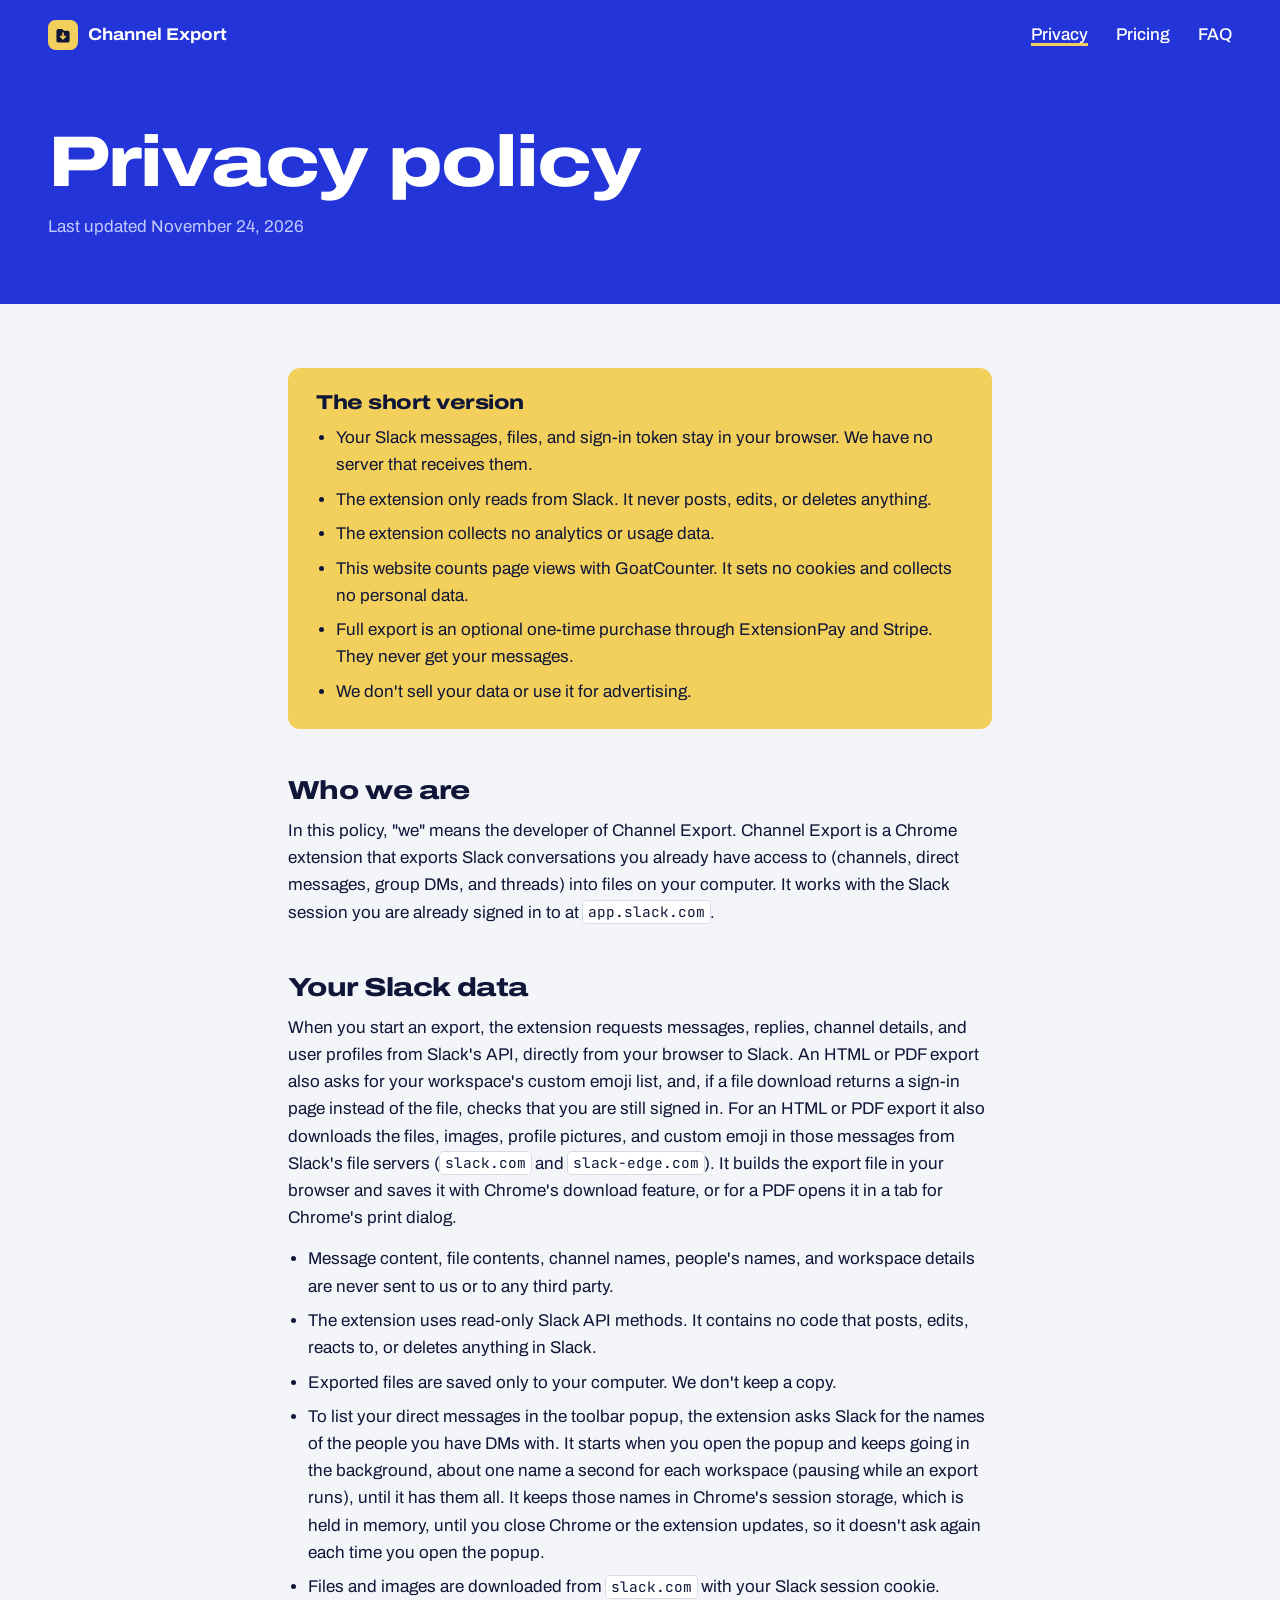
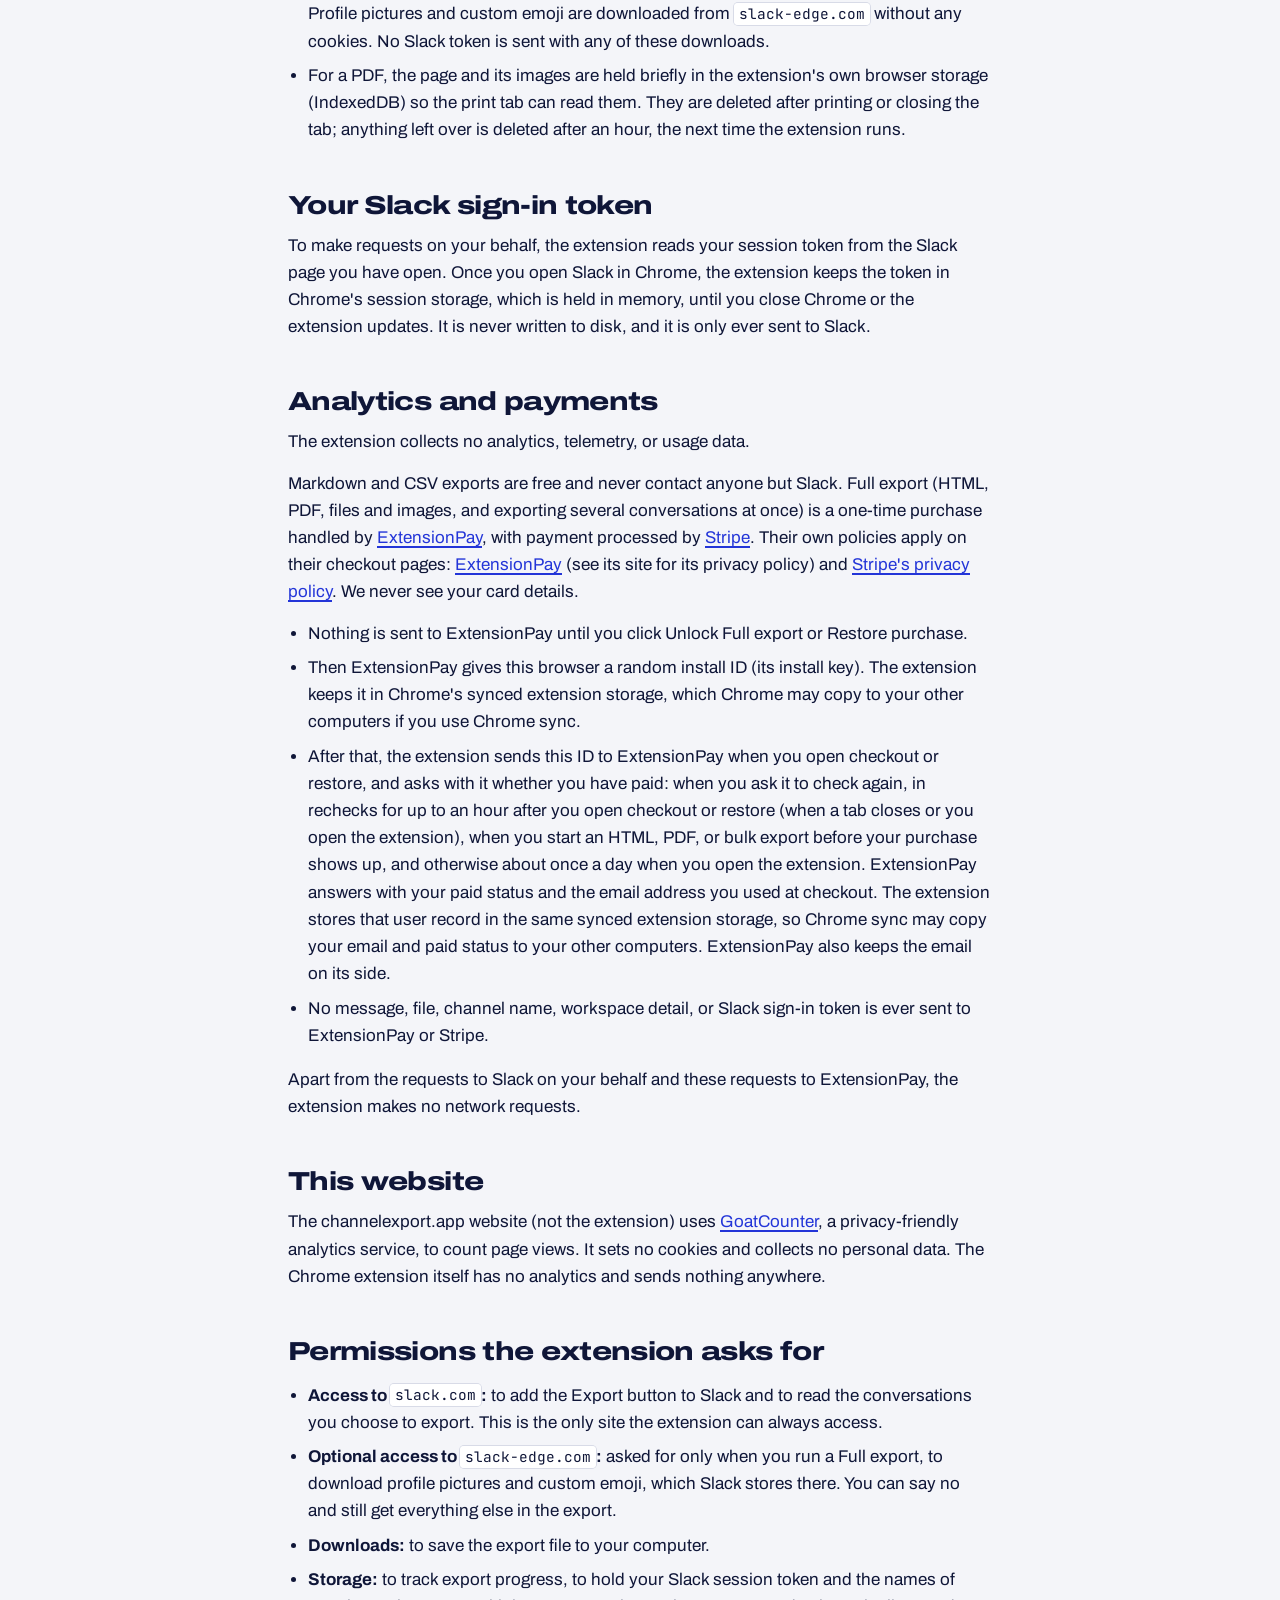
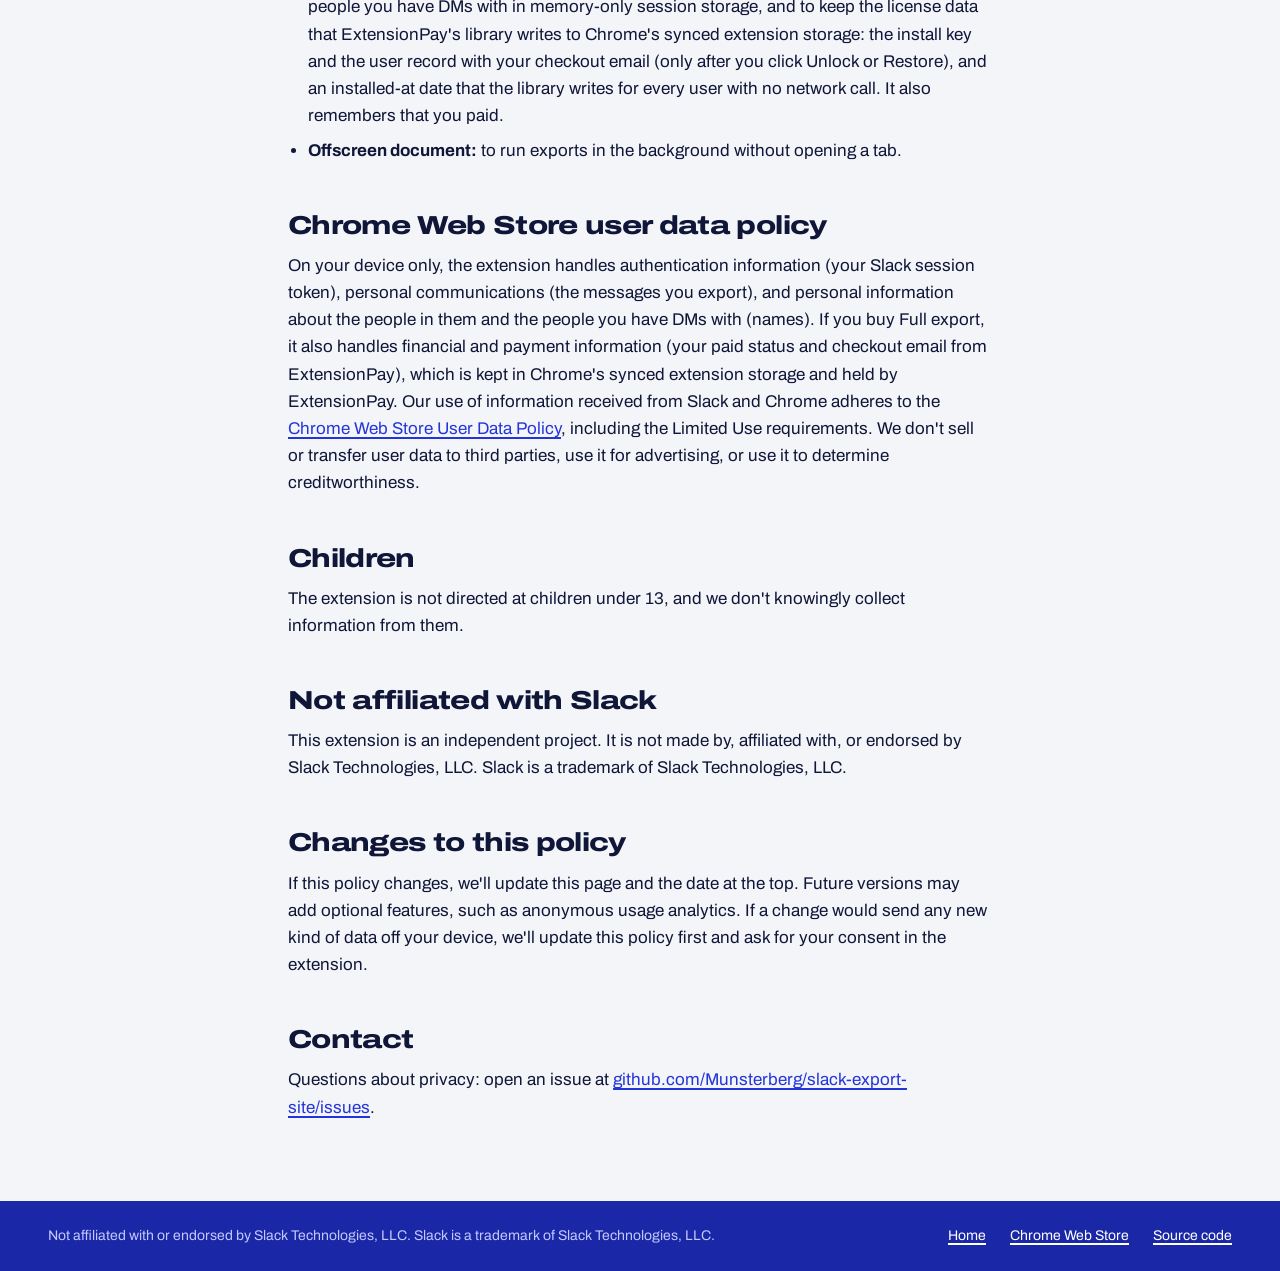
<file: privacy.html>
<!doctype html>
<html lang="en">
<head>
  <meta charset="utf-8">
  <meta name="viewport" content="width=device-width, initial-scale=1">
  <title>Privacy policy | Channel Export</title>
  <meta name="description" content="What the Channel Export Chrome extension collects and what it doesn't. Your Slack messages, files, and sign-in token never leave your browser.">
  <link rel="canonical" href="https://channelexport.app/privacy">
  <meta name="referrer" content="strict-origin-when-cross-origin">
  <meta property="og:type" content="article">
  <meta property="og:site_name" content="Channel Export">
  <meta property="og:url" content="https://channelexport.app/privacy">
  <meta property="og:title" content="Channel Export privacy policy">
  <meta property="og:description" content="Your Slack messages, files, and sign-in token never leave your browser. Here is everything the extension does and doesn't collect.">
  <meta property="og:image" content="https://channelexport.app/og.png">
  <meta property="og:image:width" content="1200">
  <meta property="og:image:height" content="630">
  <meta property="og:image:alt" content="Channel Export: save Slack conversations to your computer. Nobody else gets a copy.">
  <meta name="twitter:card" content="summary_large_image">
  <link rel="icon" href="favicon.svg" type="image/svg+xml">
  <link rel="icon" href="favicon-48.png" type="image/png" sizes="48x48">
  <link rel="apple-touch-icon" href="apple-touch-icon.png">
  <link rel="manifest" href="site.webmanifest">
  <meta name="theme-color" content="#2335d8">
  <link rel="preload" href="assets/fonts/archivo.woff2" as="font" type="font/woff2" crossorigin>
  <link rel="stylesheet" href="styles.css">
</head>
<body>
  <a class="skip" href="#main">Skip to content</a>

  <header class="site-header">
    <div class="wrap">
      <a class="brand" href="./">
        <img src="favicon.svg" width="30" height="30" alt="">
        Channel Export
      </a>
      <nav class="site-nav" aria-label="Main">
        <a class="nav-optional" href="privacy" aria-current="page">Privacy</a>
        <a href="./#pricing">Pricing</a>
        <a href="./#faq">FAQ</a>
      </nav>
    </div>
  </header>

  <main id="main">
  <div class="doc-hero">
    <div class="wrap">
      <h1>Privacy policy</h1>
      <p class="updated">Last updated November 24, 2026</p>
    </div>
  </div>

  <article class="doc">
    <div class="summary">
      <h2>The short version</h2>
      <ul>
        <li>Your Slack messages, files, and sign-in token stay in your browser. We have no server that receives them.</li>
        <li>The extension only reads from Slack. It never posts, edits, or deletes anything.</li>
        <li>The extension collects no analytics or usage data.</li>
        <li>This website counts page views with GoatCounter. It sets no cookies and collects no personal data.</li>
        <li>Full export is an optional one-time purchase through ExtensionPay and Stripe. They never get your messages.</li>
        <li>We don't sell your data or use it for advertising.</li>
      </ul>
    </div>

    <h2>Who we are</h2>
    <p>
      In this policy, "we" means the developer of Channel Export.
      Channel Export is a Chrome extension that exports Slack conversations you already have access to
      (channels, direct messages, group DMs, and threads) into files on your computer.
      It works with the Slack session you are already signed in to at <code>app.slack.com</code>.
    </p>

    <h2>Your Slack data</h2>
    <p>
      When you start an export, the extension requests messages, replies, channel details, and user profiles from Slack's API,
      directly from your browser to Slack. An HTML or PDF export also asks for your workspace's custom emoji list, and, if a file
      download returns a sign-in page instead of the file, checks that you are still signed in. For an HTML or PDF export it also downloads the files, images, profile pictures, and custom emoji
      in those messages from Slack's file servers (<code>slack.com</code> and <code>slack-edge.com</code>).
      It builds the export file in your browser and saves it with Chrome's download feature, or for a PDF opens it in a tab for Chrome's print dialog.
    </p>
    <ul>
      <li>Message content, file contents, channel names, people's names, and workspace details are never sent to us or to any third party.</li>
      <li>The extension uses read-only Slack API methods. It contains no code that posts, edits, reacts to, or deletes anything in Slack.</li>
      <li>Exported files are saved only to your computer. We don't keep a copy.</li>
      <li>To list your direct messages in the toolbar popup, the extension asks Slack for the names of the people you have DMs with. It starts when you open the popup and keeps going in the background, about one name a second for each workspace (pausing while an export runs), until it has them all. It keeps those names in Chrome's session storage, which is held in memory, until you close Chrome or the extension updates, so it doesn't ask again each time you open the popup.</li>
      <li>Files and images are downloaded from <code>slack.com</code> with your Slack session cookie. Profile pictures and custom emoji are downloaded from <code>slack-edge.com</code> without any cookies. No Slack token is sent with any of these downloads.</li>
      <li>For a PDF, the page and its images are held briefly in the extension's own browser storage (IndexedDB) so the print tab can read them. They are deleted after printing or closing the tab; anything left over is deleted after an hour, the next time the extension runs.</li>
    </ul>

    <h2>Your Slack sign-in token</h2>
    <p>
      To make requests on your behalf, the extension reads your session token from the Slack page you have open.
      Once you open Slack in Chrome, the extension keeps the token in Chrome's session storage, which is held in memory,
      until you close Chrome or the extension updates. It is never written to disk,
      and it is only ever sent to Slack.
    </p>

    <h2>Analytics and payments</h2>
    <p>The extension collects no analytics, telemetry, or usage data.</p>
    <p>
      Markdown and CSV exports are free and never contact anyone but Slack.
      Full export (HTML, PDF, files and images, and exporting several conversations at once) is a one-time purchase handled by
      <a href="https://extensionpay.com">ExtensionPay</a>, with payment processed by <a href="https://stripe.com">Stripe</a>.
      Their own policies apply on their checkout pages: <a href="https://extensionpay.com">ExtensionPay</a> (see its site for its privacy policy) and <a href="https://stripe.com/privacy">Stripe's privacy policy</a>.
      We never see your card details.
    </p>
    <ul>
      <li>Nothing is sent to ExtensionPay until you click Unlock Full export or Restore purchase.</li>
      <li>Then ExtensionPay gives this browser a random install ID (its install key). The extension keeps it in Chrome's synced extension storage, which Chrome may copy to your other computers if you use Chrome sync.</li>
      <li>After that, the extension sends this ID to ExtensionPay when you open checkout or restore, and asks with it whether you have paid: when you ask it to check again, in rechecks for up to an hour after you open checkout or restore (when a tab closes or you open the extension), when you start an HTML, PDF, or bulk export before your purchase shows up, and otherwise about once a day when you open the extension. ExtensionPay answers with your paid status and the email address you used at checkout. The extension stores that user record in the same synced extension storage, so Chrome sync may copy your email and paid status to your other computers. ExtensionPay also keeps the email on its side.</li>
      <li>No message, file, channel name, workspace detail, or Slack sign-in token is ever sent to ExtensionPay or Stripe.</li>
    </ul>
    <p>Apart from the requests to Slack on your behalf and these requests to ExtensionPay, the extension makes no network requests.</p>

    <h2>This website</h2>
    <p>
      The channelexport.app website (not the extension) uses <a href="https://www.goatcounter.com/">GoatCounter</a>, a privacy-friendly analytics service, to count page views.
      It sets no cookies and collects no personal data.
      The Chrome extension itself has no analytics and sends nothing anywhere.
    </p>

    <h2>Permissions the extension asks for</h2>
    <ul>
      <li><strong>Access to <code>slack.com</code>:</strong> to add the Export button to Slack and to read the conversations you choose to export. This is the only site the extension can always access.</li>
      <li><strong>Optional access to <code>slack-edge.com</code>:</strong> asked for only when you run a Full export, to download profile pictures and custom emoji, which Slack stores there. You can say no and still get everything else in the export.</li>
      <li><strong>Downloads:</strong> to save the export file to your computer.</li>
      <li><strong>Storage:</strong> to track export progress, to hold your Slack session token and the names of people you have DMs with in memory-only session storage, and to keep the license data that ExtensionPay's library writes to Chrome's synced extension storage: the install key and the user record with your checkout email (only after you click Unlock or Restore), and an installed-at date that the library writes for every user with no network call. It also remembers that you paid.</li>
      <li><strong>Offscreen document:</strong> to run exports in the background without opening a tab.</li>
    </ul>

    <h2>Chrome Web Store user data policy</h2>
    <p>
      On your device only, the extension handles authentication information (your Slack session token),
      personal communications (the messages you export), and personal information about the people in them and the people you have DMs with (names).
      If you buy Full export, it also handles financial and payment information (your paid status and checkout email from ExtensionPay), which is kept in Chrome's synced extension storage and held by ExtensionPay. Our use of information received from Slack and Chrome adheres to the
      <a href="https://developer.chrome.com/docs/webstore/program-policies/user-data-faq">Chrome Web Store User Data Policy</a>,
      including the Limited Use requirements.
      We don't sell or transfer user data to third parties, use it for advertising, or use it to determine creditworthiness.
    </p>

    <h2>Children</h2>
    <p>The extension is not directed at children under 13, and we don't knowingly collect information from them.</p>

    <h2>Not affiliated with Slack</h2>
    <p>This extension is an independent project. It is not made by, affiliated with, or endorsed by Slack Technologies, LLC. Slack is a trademark of Slack Technologies, LLC.</p>

    <h2>Changes to this policy</h2>
    <p>
      If this policy changes, we'll update this page and the date at the top.
      Future versions may add optional features, such as anonymous usage analytics.
      If a change would send any new kind of data off your device, we'll update this policy first and ask for your consent in the extension.
    </p>

    <h2>Contact</h2>
    <p>
      Questions about privacy: open an issue at
      <a href="https://github.com/Munsterberg/slack-export-site/issues">github.com/Munsterberg/slack-export-site/issues</a>.
    </p>
  </article>
  </main>

  <footer class="site-footer">
    <div class="wrap">
      <p>Not affiliated with or endorsed by Slack Technologies, LLC. Slack is a trademark of Slack Technologies, LLC.</p>
      <nav aria-label="Footer">
        <a href="./">Home</a>
        <a href="https://chromewebstore.google.com/detail/channel-export-export-sla/dddkefnkidamdnikccdjfgmoeegpmkih" data-cws-link>Chrome Web Store</a>
        <a href="https://github.com/Munsterberg/channelexport">Source code</a>
      </nav>
    </div>
  </footer>
  <script data-goatcounter="https://channelexport.goatcounter.com/count"
          async src="//gc.zgo.at/count.js"></script>
</body>
</html>
</file>
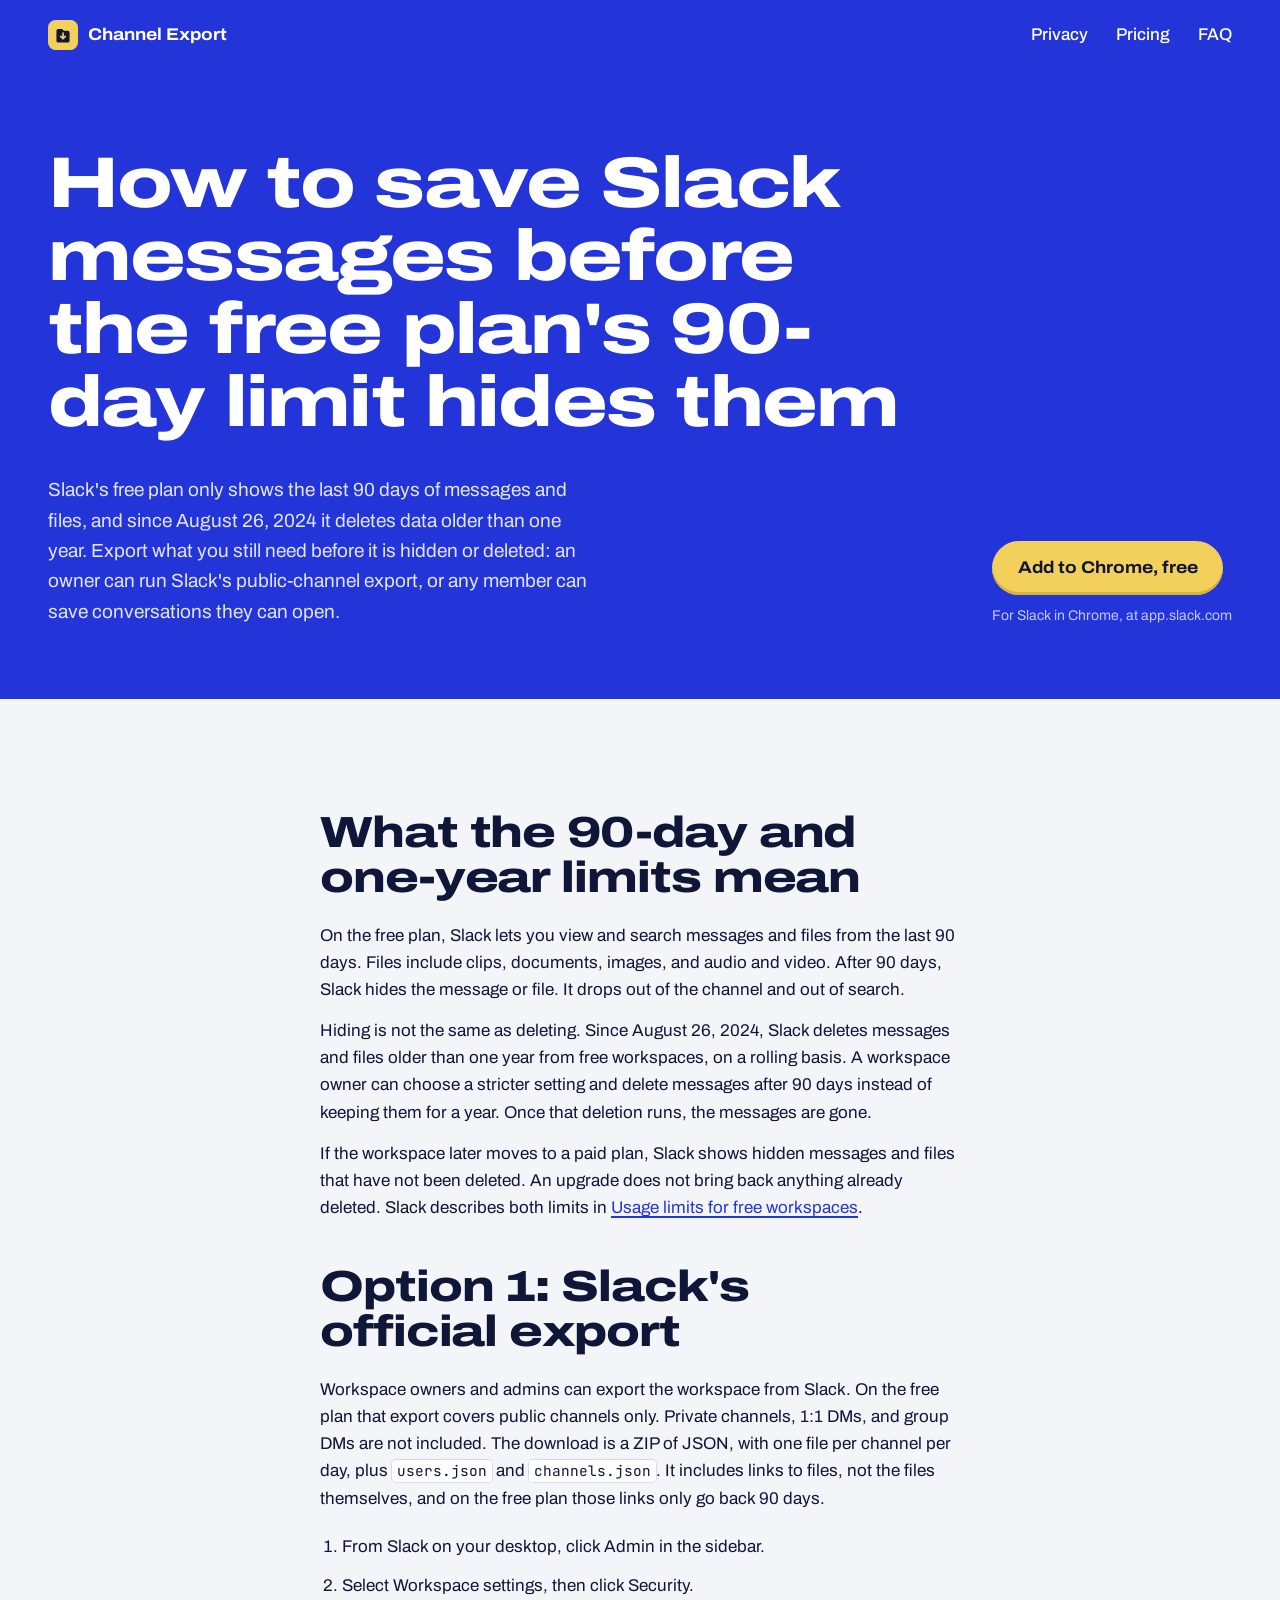
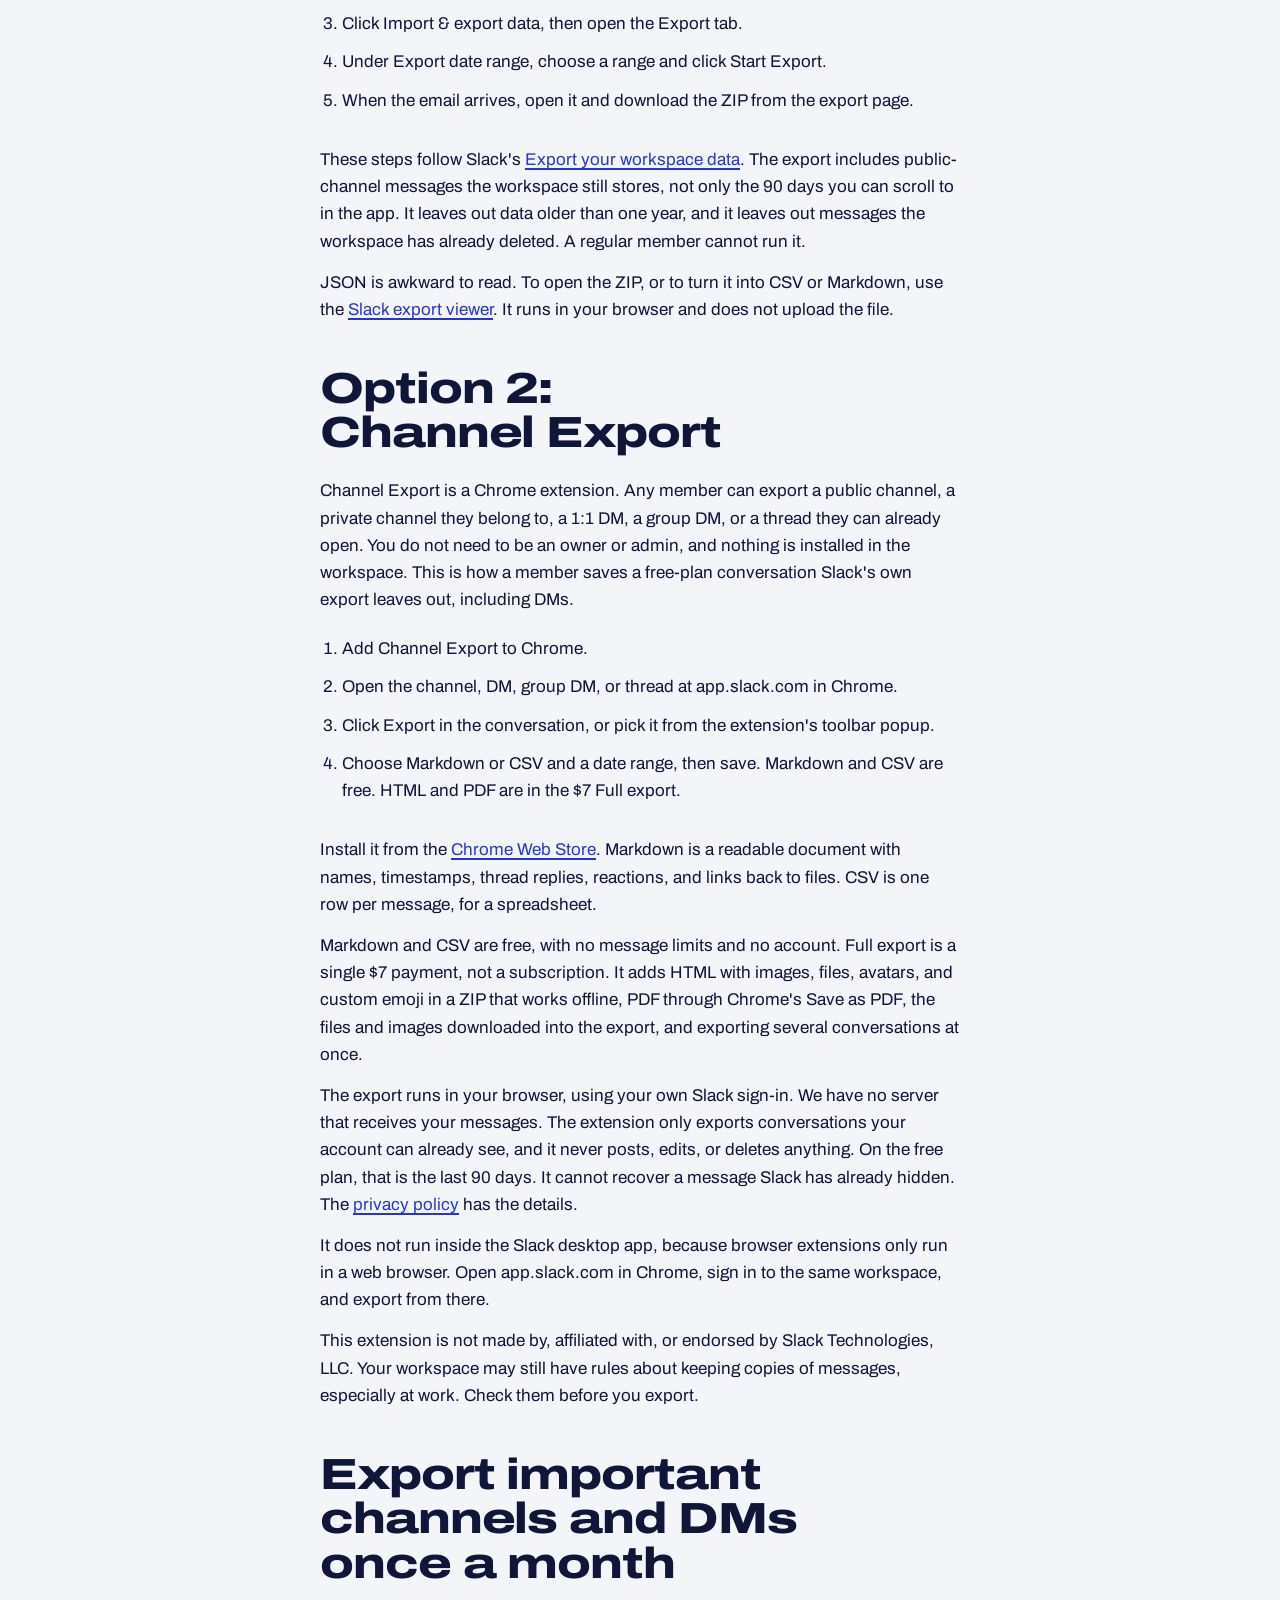
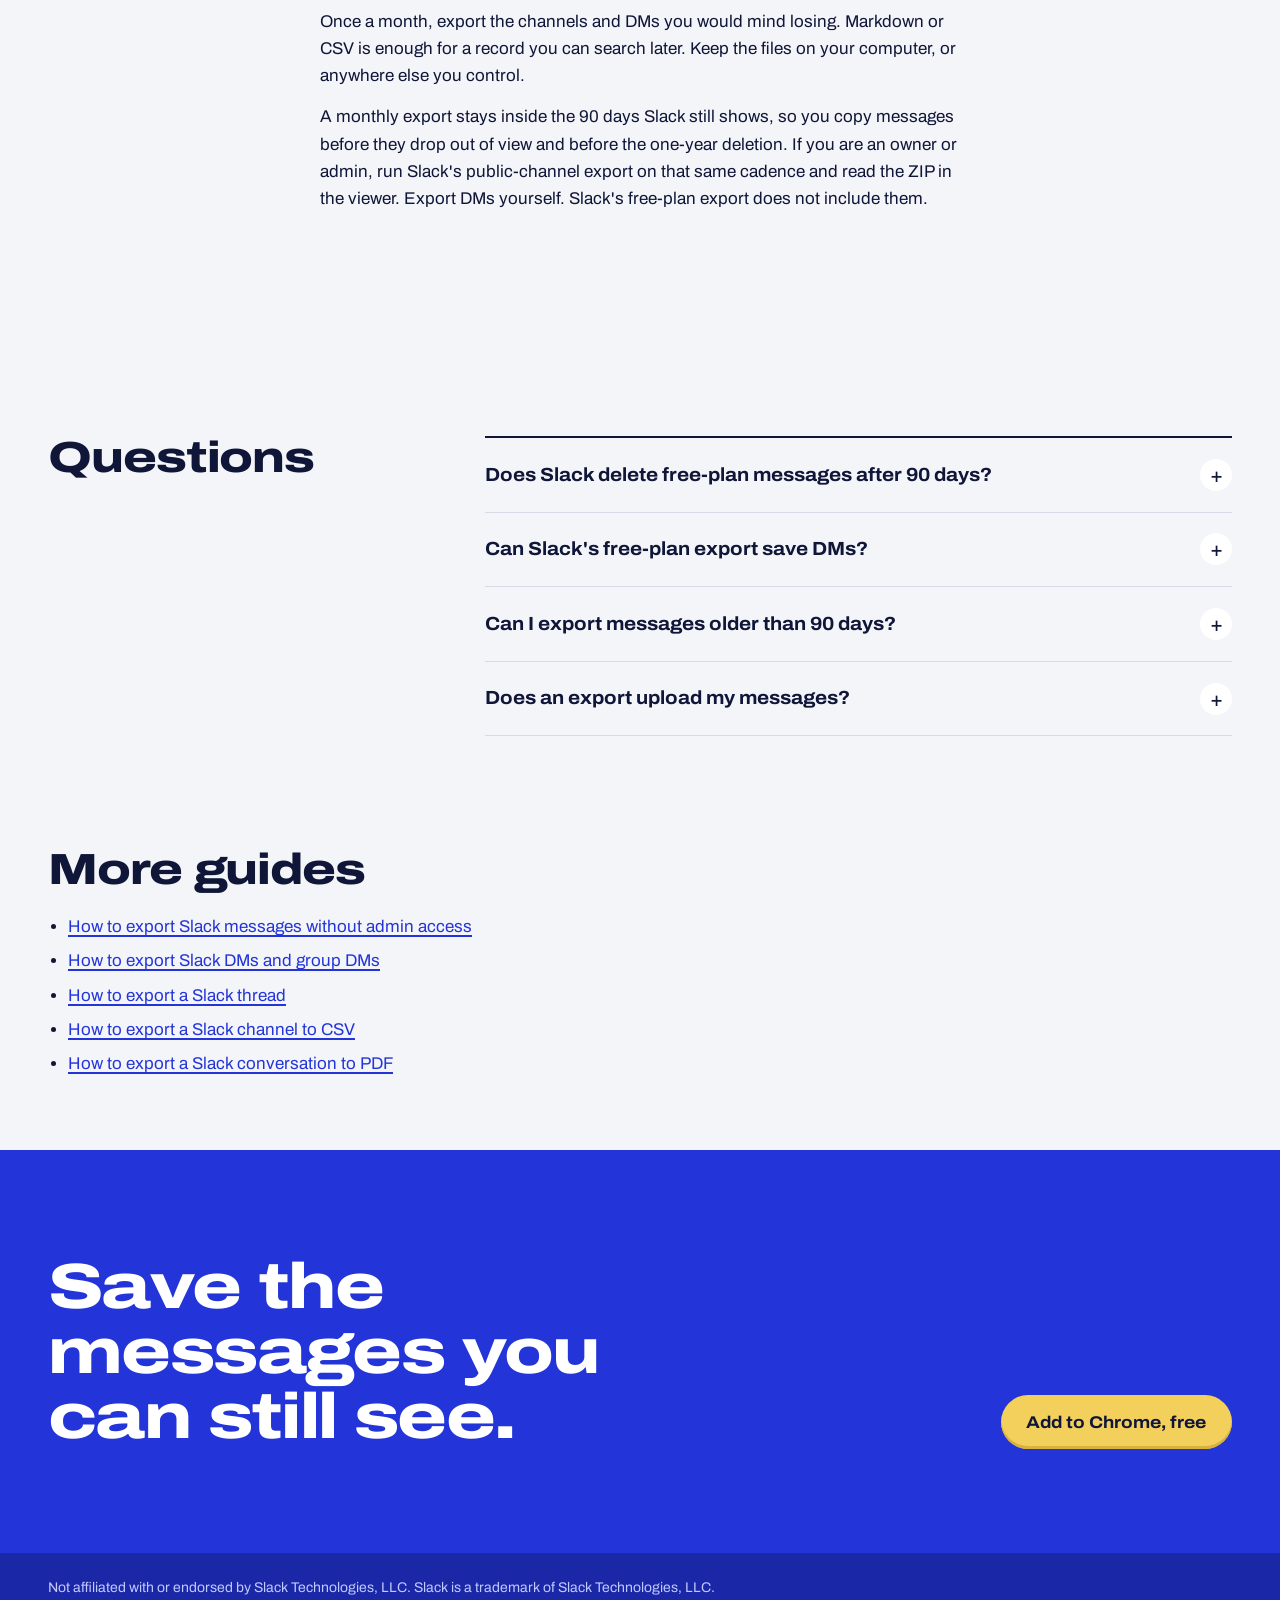
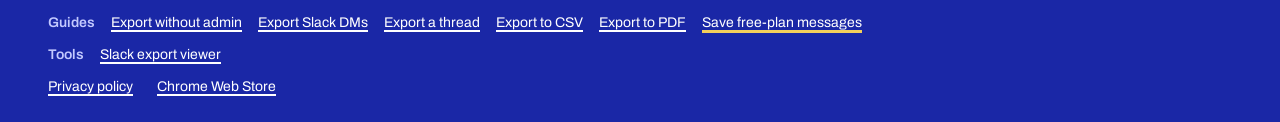
<file: save-slack-messages-free-plan.html>
<!doctype html>
<html lang="en">
<head>
  <meta charset="utf-8">
  <meta name="viewport" content="width=device-width, initial-scale=1">
  <title>How to save Slack messages before the free plan's 90-day limit hides them | Channel Export</title>
  <meta name="description" content="Slack's free plan shows 90 days of history and deletes data older than a year. Save channels and DMs as Markdown or CSV before they disappear.">
  <link rel="canonical" href="https://channelexport.app/save-slack-messages-free-plan">
  <meta name="referrer" content="strict-origin-when-cross-origin">
  <meta name="theme-color" content="#2335d8">
  <meta property="og:type" content="article">
  <meta property="og:site_name" content="Channel Export">
  <meta property="og:url" content="https://channelexport.app/save-slack-messages-free-plan">
  <meta property="og:title" content="How to save Slack messages before the free plan's 90-day limit hides them">
  <meta property="og:description" content="Slack's free plan shows 90 days of history and deletes data older than a year. Save channels and DMs as Markdown or CSV before they disappear.">
  <meta property="og:image" content="https://channelexport.app/og.png">
  <meta property="og:image:width" content="1200">
  <meta property="og:image:height" content="630">
  <meta property="og:image:alt" content="Channel Export: save Slack conversations to your computer. Nobody else gets a copy.">
  <meta property="og:locale" content="en_US">
  <meta name="twitter:card" content="summary_large_image">
  <meta name="twitter:title" content="How to save Slack messages before the free plan's 90-day limit hides them">
  <meta name="twitter:description" content="Slack's free plan shows 90 days of history and deletes data older than a year. Save channels and DMs as Markdown or CSV before they disappear.">
  <meta name="twitter:image" content="https://channelexport.app/og.png">
  <link rel="icon" href="/favicon.svg" type="image/svg+xml">
  <link rel="icon" href="/favicon-48.png" type="image/png" sizes="48x48">
  <link rel="apple-touch-icon" href="/apple-touch-icon.png">
  <link rel="manifest" href="/site.webmanifest">
  <link rel="preload" href="/assets/fonts/archivo.woff2" as="font" type="font/woff2" crossorigin>
  <link rel="stylesheet" href="/styles.css">
  <script type="application/ld+json">
{
  "@context": "https://schema.org",
  "@graph": [
    {
      "@type": "HowTo",
      "name": "How to save Slack messages before the free plan's 90-day limit hides them",
      "description": "Slack's free plan shows 90 days of history and deletes data older than a year. Save channels and DMs as Markdown or CSV before they disappear.",
      "step": [
        {
          "@type": "HowToStep",
          "position": 1,
          "text": "Add Channel Export to Chrome."
        },
        {
          "@type": "HowToStep",
          "position": 2,
          "text": "Open the channel, DM, group DM, or thread at app.slack.com in Chrome."
        },
        {
          "@type": "HowToStep",
          "position": 3,
          "text": "Click Export in the conversation, or pick it from the extension's toolbar popup."
        },
        {
          "@type": "HowToStep",
          "position": 4,
          "text": "Choose Markdown or CSV and a date range, then save. Markdown and CSV are free. HTML and PDF are in the $7 Full export."
        }
      ]
    },
    {
      "@type": "FAQPage",
      "mainEntity": [
        {
          "@type": "Question",
          "name": "Does Slack delete free-plan messages after 90 days?",
          "acceptedAnswer": {
            "@type": "Answer",
            "text": "Not by default. You can view and search the last 90 days of messages and files. Older ones are hidden. Since August 26, 2024, Slack deletes messages and files older than one year from free workspaces. A workspace owner can instead choose to delete messages after 90 days. Deleted messages are not in the app, and they are not in a later export."
          }
        },
        {
          "@type": "Question",
          "name": "Can Slack's free-plan export save DMs?",
          "acceptedAnswer": {
            "@type": "Answer",
            "text": "No. On the free plan, only a workspace owner or admin can run Slack's export, and it only includes public channels. The file is a ZIP of JSON. Private channels, group DMs, and 1:1 DMs are not included. If you can open the conversation, Channel Export can save it as Markdown or CSV."
          }
        },
        {
          "@type": "Question",
          "name": "Can I export messages older than 90 days?",
          "acceptedAnswer": {
            "@type": "Answer",
            "text": "Channel Export saves the history Slack shows you, which on the free plan is the last 90 days. It cannot reach a message Slack has already hidden. Slack's own export, run by an owner or admin, includes public-channel messages the workspace still stores, and it leaves out data older than one year. It still does not include DMs or private channels."
          }
        },
        {
          "@type": "Question",
          "name": "Does an export upload my messages?",
          "acceptedAnswer": {
            "@type": "Answer",
            "text": "Channel Export runs in your browser. We have no server that receives your messages. Slack's official export is a ZIP downloaded by the owner or admin who started it. The Slack export viewer reads that ZIP in your browser and does not upload it."
          }
        }
      ]
    }
  ]
}
  </script>
</head>
<body>
  <a class="skip" href="#main">Skip to content</a>

  <header class="site-header">
    <div class="wrap">
      <a class="brand" href="/">
        <img src="/favicon.svg" width="30" height="30" alt="">
        Channel Export
      </a>
      <nav class="site-nav" aria-label="Main">
        <a class="nav-optional" href="/privacy">Privacy</a>
        <a href="/#pricing">Pricing</a>
        <a href="/#faq">FAQ</a>
      </nav>
    </div>
  </header>

  <main id="main">
    <section class="hero guide-hero">
      <div class="wrap">
        <h1>How to save Slack messages before the free plan's 90-day limit hides them</h1>
        <div class="hero-row">
          <p class="lede">Slack's free plan only shows the last 90 days of messages and files, and since August 26, 2024 it deletes data older than one year. Export what you still need before it is hidden or deleted: an owner can run Slack's public-channel export, or any member can save conversations they can open.</p>
          <div class="hero-actions">
            <a class="button button-manila" href="https://chromewebstore.google.com/detail/channel-export-export-sla/dddkefnkidamdnikccdjfgmoeegpmkih" data-cws-link>Add to Chrome, free</a>
            <span class="hero-note">For Slack in Chrome, at app.slack.com</span>
          </div>
        </div>
      </div>
    </section>

    <section class="section" id="limits" aria-labelledby="limits-title">
      <div class="wrap guide-copy">
        <h2 id="limits-title">What the 90-day and one-year limits mean</h2>
        <div class="prose">
          <p>On the free plan, Slack lets you view and search messages and files from the last 90 days. Files include clips, documents, images, and audio and video. After 90 days, Slack hides the message or file. It drops out of the channel and out of search.</p>
          <p>Hiding is not the same as deleting. Since August 26, 2024, Slack deletes messages and files older than one year from free workspaces, on a rolling basis. A workspace owner can choose a stricter setting and delete messages after 90 days instead of keeping them for a year. Once that deletion runs, the messages are gone.</p>
          <p>If the workspace later moves to a paid plan, Slack shows hidden messages and files that have not been deleted. An upgrade does not bring back anything already deleted. Slack describes both limits in <a href="https://slack.com/help/articles/115002422943-Usage-limits-for-free-workspaces">Usage limits for free workspaces</a>.</p>
        </div>

        <h2 id="official-title">Option 1: Slack's official export</h2>
        <div class="prose">
          <p>Workspace owners and admins can export the workspace from Slack. On the free plan that export covers public channels only. Private channels, 1:1 DMs, and group DMs are not included. The download is a ZIP of JSON, with one file per channel per day, plus <code>users.json</code> and <code>channels.json</code>. It includes links to files, not the files themselves, and on the free plan those links only go back 90 days.</p>
        </div>
        <ol class="steps">
          <li>From Slack on your desktop, click Admin in the sidebar.</li>
          <li>Select Workspace settings, then click Security.</li>
          <li>Click Import &amp; export data, then open the Export tab.</li>
          <li>Under Export date range, choose a range and click Start Export.</li>
          <li>When the email arrives, open it and download the ZIP from the export page.</li>
        </ol>
        <div class="prose">
          <p>These steps follow Slack's <a href="https://slack.com/help/articles/201658943-Export-your-workspace-data">Export your workspace data</a>. The export includes public-channel messages the workspace still stores, not only the 90 days you can scroll to in the app. It leaves out data older than one year, and it leaves out messages the workspace has already deleted. A regular member cannot run it.</p>
          <p>JSON is awkward to read. To open the ZIP, or to turn it into CSV or Markdown, use the <a href="/slack-export-viewer">Slack export viewer</a>. It runs in your browser and does not upload the file.</p>
        </div>

        <h2 id="extension-title">Option 2: Channel Export</h2>
        <div class="prose">
          <p>Channel Export is a Chrome extension. Any member can export a public channel, a private channel they belong to, a 1:1 DM, a group DM, or a thread they can already open. You do not need to be an owner or admin, and nothing is installed in the workspace. This is how a member saves a free-plan conversation Slack's own export leaves out, including DMs.</p>
        </div>
        <ol class="steps">
          <li>Add Channel Export to Chrome.</li>
          <li>Open the channel, DM, group DM, or thread at app.slack.com in Chrome.</li>
          <li>Click Export in the conversation, or pick it from the extension's toolbar popup.</li>
          <li>Choose Markdown or CSV and a date range, then save. Markdown and CSV are free. HTML and PDF are in the $7 Full export.</li>
        </ol>
        <div class="prose">
          <p>Install it from the <a href="https://chromewebstore.google.com/detail/channel-export-export-sla/dddkefnkidamdnikccdjfgmoeegpmkih">Chrome Web Store</a>. Markdown is a readable document with names, timestamps, thread replies, reactions, and links back to files. CSV is one row per message, for a spreadsheet.</p>
          <p>Markdown and CSV are free, with no message limits and no account. Full export is a single $7 payment, not a subscription. It adds HTML with images, files, avatars, and custom emoji in a ZIP that works offline, PDF through Chrome's Save as PDF, the files and images downloaded into the export, and exporting several conversations at once.</p>
          <p>The export runs in your browser, using your own Slack sign-in. We have no server that receives your messages. The extension only exports conversations your account can already see, and it never posts, edits, or deletes anything. On the free plan, that is the last 90 days. It cannot recover a message Slack has already hidden. The <a href="/privacy">privacy policy</a> has the details.</p>
          <p>It does not run inside the Slack desktop app, because browser extensions only run in a web browser. Open app.slack.com in Chrome, sign in to the same workspace, and export from there.</p>
          <p>This extension is not made by, affiliated with, or endorsed by Slack Technologies, LLC. Your workspace may still have rules about keeping copies of messages, especially at work. Check them before you export.</p>
        </div>

        <h2 id="routine-title">Export important channels and DMs once a month</h2>
        <div class="prose">
          <p>Once a month, export the channels and DMs you would mind losing. Markdown or CSV is enough for a record you can search later. Keep the files on your computer, or anywhere else you control.</p>
          <p>A monthly export stays inside the 90 days Slack still shows, so you copy messages before they drop out of view and before the one-year deletion. If you are an owner or admin, run Slack's public-channel export on that same cadence and read the ZIP in the viewer. Export DMs yourself. Slack's free-plan export does not include them.</p>
        </div>
      </div>
    </section>

    <section class="section" id="faq" aria-labelledby="faq-title">
      <div class="wrap split">
        <div class="split-head">
          <h2 id="faq-title">Questions</h2>
        </div>
        <div class="faq">
          <details>
            <summary>Does Slack delete free-plan messages after 90 days?</summary>
            <div class="answer"><p>Not by default. You can view and search the last 90 days of messages and files. Older ones are hidden. Since August 26, 2024, Slack deletes messages and files older than one year from free workspaces. A workspace owner can instead choose to delete messages after 90 days. Deleted messages are not in the app, and they are not in a later export.</p></div>
          </details>
          <details>
            <summary>Can Slack's free-plan export save DMs?</summary>
            <div class="answer"><p>No. On the free plan, only a workspace owner or admin can run Slack's export, and it only includes public channels. The file is a ZIP of JSON. Private channels, group DMs, and 1:1 DMs are not included. If you can open the conversation, Channel Export can save it as Markdown or CSV.</p></div>
          </details>
          <details>
            <summary>Can I export messages older than 90 days?</summary>
            <div class="answer"><p>Channel Export saves the history Slack shows you, which on the free plan is the last 90 days. It cannot reach a message Slack has already hidden. Slack's own export, run by an owner or admin, includes public-channel messages the workspace still stores, and it leaves out data older than one year. It still does not include DMs or private channels.</p></div>
          </details>
          <details>
            <summary>Does an export upload my messages?</summary>
            <div class="answer"><p>Channel Export runs in your browser. We have no server that receives your messages. Slack's official export is a ZIP downloaded by the owner or admin who started it. The Slack export viewer reads that ZIP in your browser and does not upload it.</p></div>
          </details>
        </div>
      </div>
    </section>

    <section class="section section-guides" aria-labelledby="guides-title">
      <div class="wrap">
        <h2 id="guides-title">More guides</h2>
        <ul class="guide-links">
          <li><a href="/export-slack-without-admin">How to export Slack messages without admin access</a></li>
          <li><a href="/export-slack-dms">How to export Slack DMs and group DMs</a></li>
          <li><a href="/export-slack-thread">How to export a Slack thread</a></li>
          <li><a href="/export-slack-channel-to-csv">How to export a Slack channel to CSV</a></li>
          <li><a href="/export-slack-to-pdf">How to export a Slack conversation to PDF</a></li>
        </ul>
      </div>
    </section>

    <section class="closing" id="install" aria-labelledby="install-title">
      <div class="wrap">
        <h2 id="install-title">Save the messages you can still see.</h2>
        <a class="button button-manila" href="https://chromewebstore.google.com/detail/channel-export-export-sla/dddkefnkidamdnikccdjfgmoeegpmkih" data-cws-link>Add to Chrome, free</a>
      </div>
    </section>
  </main>

  <footer class="site-footer">
    <div class="wrap">
      <p>Not affiliated with or endorsed by Slack Technologies, LLC. Slack is a trademark of Slack Technologies, LLC.</p>
      <div class="footer-links">
        <nav class="footer-guides" aria-label="Guides">
          <span class="footer-label">Guides</span>
          <a href="/export-slack-without-admin">Export without admin</a>
          <a href="/export-slack-dms">Export Slack DMs</a>
          <a href="/export-slack-thread">Export a thread</a>
          <a href="/export-slack-channel-to-csv">Export to CSV</a>
          <a href="/export-slack-to-pdf">Export to PDF</a>
          <a href="/save-slack-messages-free-plan" aria-current="page">Save free-plan messages</a>
        </nav>
        <nav class="footer-guides" aria-label="Tools">
          <span class="footer-label">Tools</span>
          <a href="/slack-export-viewer">Slack export viewer</a>
        </nav>
        <nav aria-label="Footer">
          <a href="/privacy">Privacy policy</a>
          <a href="https://chromewebstore.google.com/detail/channel-export-export-sla/dddkefnkidamdnikccdjfgmoeegpmkih" data-cws-link>Chrome Web Store</a>
        </nav>
      </div>
    </div>
  </footer>
  <script data-goatcounter="https://channelexport.goatcounter.com/count"
          async src="//gc.zgo.at/count.js"></script>
</body>
</html>
</file>
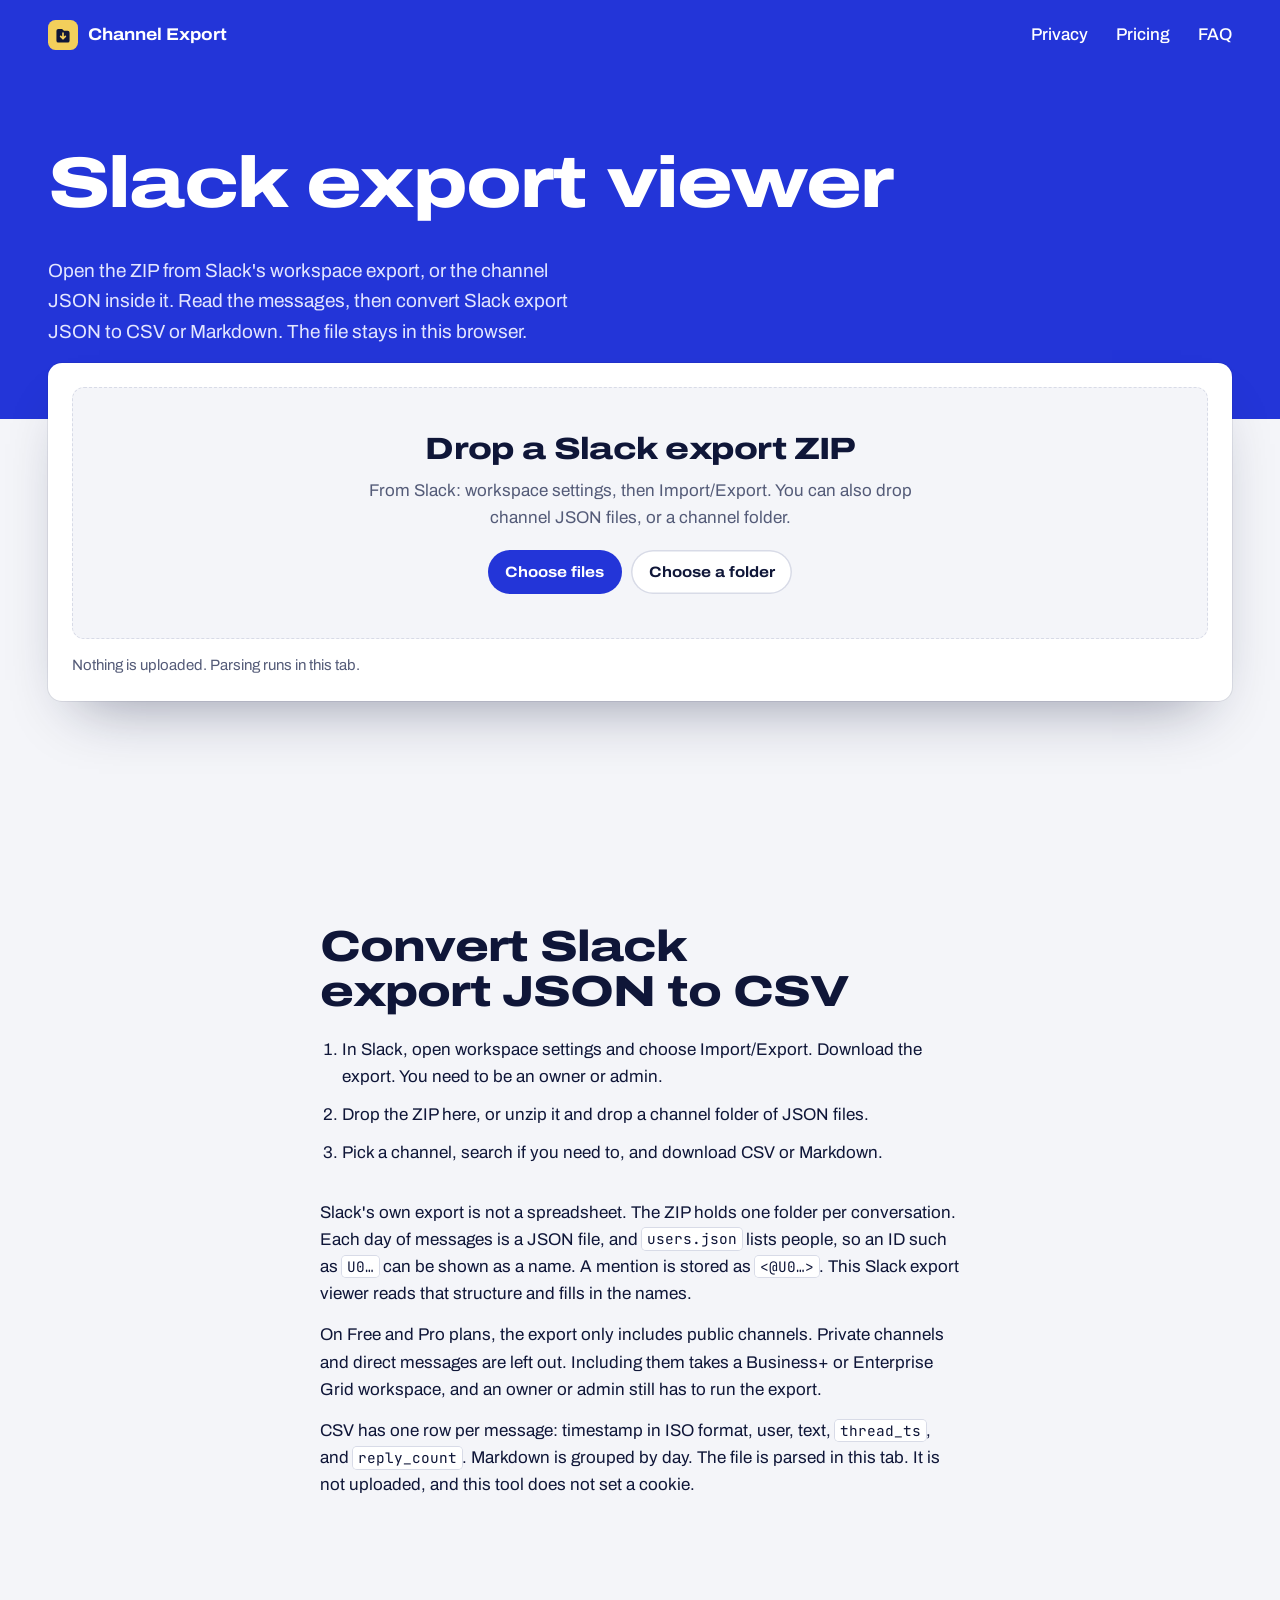
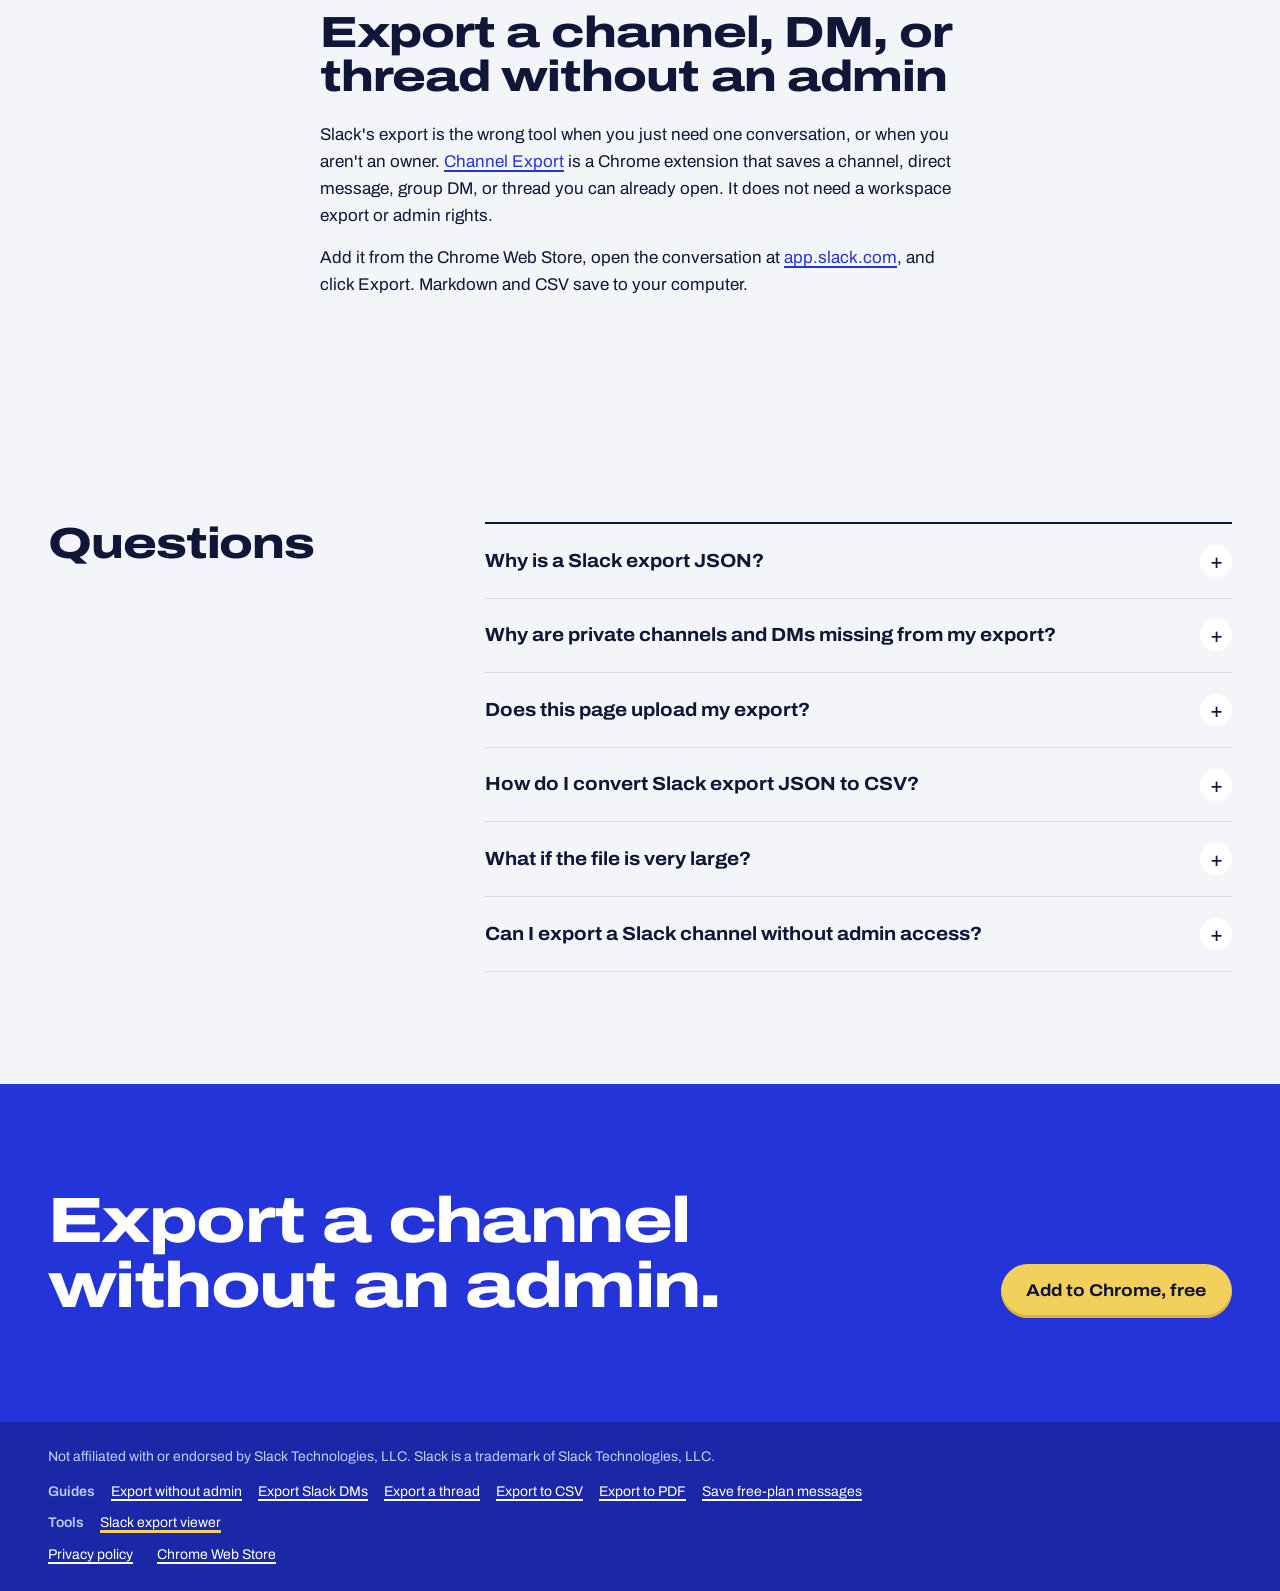
<file: slack-export-viewer.html>
<!doctype html>
<html lang="en">
<head>
  <meta charset="utf-8">
  <meta name="viewport" content="width=device-width, initial-scale=1">
  <title>Slack export viewer: convert Slack export JSON to CSV | Channel Export</title>
  <meta name="description" content="Open a Slack workspace export in your browser. Read channels, resolve names and mentions, and convert Slack export JSON to CSV or Markdown. Nothing is uploaded.">
  <link rel="canonical" href="https://channelexport.app/slack-export-viewer">
  <meta name="referrer" content="strict-origin-when-cross-origin">
  <meta name="theme-color" content="#2335d8">
  <meta property="og:type" content="website">
  <meta property="og:site_name" content="Channel Export">
  <meta property="og:url" content="https://channelexport.app/slack-export-viewer">
  <meta property="og:title" content="Slack export viewer: convert Slack export JSON to CSV">
  <meta property="og:description" content="Open a Slack workspace export in your browser. Read channels, resolve names and mentions, and convert Slack export JSON to CSV or Markdown. Nothing is uploaded.">
  <meta property="og:image" content="https://channelexport.app/og.png">
  <meta property="og:image:width" content="1200">
  <meta property="og:image:height" content="630">
  <meta property="og:image:alt" content="Channel Export: save Slack conversations to your computer. Nobody else gets a copy.">
  <meta property="og:locale" content="en_US">
  <meta name="twitter:card" content="summary_large_image">
  <meta name="twitter:title" content="Slack export viewer: convert Slack export JSON to CSV">
  <meta name="twitter:description" content="Open a Slack workspace export in your browser. Read channels, resolve names and mentions, and convert Slack export JSON to CSV or Markdown. Nothing is uploaded.">
  <meta name="twitter:image" content="https://channelexport.app/og.png">
  <link rel="icon" href="/favicon.svg" type="image/svg+xml">
  <link rel="icon" href="/favicon-48.png" type="image/png" sizes="48x48">
  <link rel="apple-touch-icon" href="/apple-touch-icon.png">
  <link rel="manifest" href="/site.webmanifest">
  <link rel="preload" href="/assets/fonts/archivo.woff2" as="font" type="font/woff2" crossorigin>
  <link rel="stylesheet" href="/styles.css">
  <script type="application/ld+json">
{
  "@context": "https://schema.org",
  "@graph": [
    {
      "@type": "FAQPage",
      "mainEntity": [
        {
          "@type": "Question",
          "name": "Why is a Slack export JSON?",
          "acceptedAnswer": {
            "@type": "Answer",
            "text": "Slack writes each day of a channel as a JSON file of messages, and lists people in users.json. It is the workspace data export from Settings, then Import/Export, not a CSV. This viewer turns that JSON into a readable list, a CSV, or Markdown."
          }
        },
        {
          "@type": "Question",
          "name": "Why are private channels and DMs missing from my export?",
          "acceptedAnswer": {
            "@type": "Answer",
            "text": "An export from a Free or Pro workspace only includes public channels. Private channels and direct messages are included only when an owner or admin exports a Business+ or Enterprise Grid workspace. If you can open the conversation yourself, the Channel Export extension can save it without that admin export."
          }
        },
        {
          "@type": "Question",
          "name": "Does this page upload my export?",
          "acceptedAnswer": {
            "@type": "Answer",
            "text": "No. The ZIP or JSON is read in your browser. Messages are not sent to a server. Downloaded CSV and Markdown files go to your computer."
          }
        },
        {
          "@type": "Question",
          "name": "How do I convert Slack export JSON to CSV?",
          "acceptedAnswer": {
            "@type": "Answer",
            "text": "Drop the export ZIP, or the dated JSON files from a channel folder. Pick the channel and choose Download CSV. Each message is a row: timestamp (ISO), user, text, thread_ts, and reply_count. User IDs are replaced with names when users.json is in the export, and <@U…> mentions are filled in."
          }
        },
        {
          "@type": "Question",
          "name": "What if the file is very large?",
          "acceptedAnswer": {
            "@type": "Answer",
            "text": "The page reads it locally and shows the first messages, then more when you ask. A huge ZIP can still use a lot of memory and make the tab slow. If that happens, unzip the export and drop one channel folder instead of the whole workspace."
          }
        },
        {
          "@type": "Question",
          "name": "Can I export a Slack channel without admin access?",
          "acceptedAnswer": {
            "@type": "Answer",
            "text": "Not with Slack's own export. That file is only for owners and admins. Channel Export runs in Chrome on conversations you can already see, including channels, DMs, and threads, and saves Markdown or CSV on your computer."
          }
        }
      ]
    }
  ]
}
  </script>
</head>
<body>
  <a class="skip" href="#main">Skip to content</a>

  <header class="site-header">
    <div class="wrap">
      <a class="brand" href="/">
        <img src="/favicon.svg" width="30" height="30" alt="">
        Channel Export
      </a>
      <nav class="site-nav" aria-label="Main">
        <a class="nav-optional" href="/privacy">Privacy</a>
        <a href="/#pricing">Pricing</a>
        <a href="/#faq">FAQ</a>
      </nav>
    </div>
  </header>

  <main id="main">
    <section class="hero guide-hero">
      <div class="wrap">
        <h1>Slack export viewer</h1>
        <div class="hero-row">
          <p class="lede">Open the ZIP from Slack's workspace export, or the channel JSON inside it. Read the messages, then convert Slack export JSON to CSV or Markdown. The file stays in this browser.</p>
        </div>
      </div>
    </section>

    <section class="section viewer-section" aria-labelledby="tool-title">
      <div class="wrap">
        <h2 id="tool-title" class="visually-hidden">Open a Slack export</h2>
        <div class="viewer" data-viewer>
          <div class="dropzone" data-drop>
            <p class="drop-title">Drop a Slack export ZIP</p>
            <p>From Slack: workspace settings, then Import/Export. You can also drop channel JSON files, or a channel folder.</p>
            <div class="viewer-actions">
              <label class="viewer-btn">
                Choose files
                <input class="viewer-file" type="file" data-file multiple accept=".zip,.json,application/zip,application/json">
              </label>
              <label class="viewer-btn secondary">
                Choose a folder
                <input class="viewer-file" type="file" data-dir webkitdirectory directory multiple>
              </label>
            </div>
          </div>
          <p class="viewer-status" data-status role="status">Nothing is uploaded. Parsing runs in this tab.</p>
          <p class="viewer-error" data-error role="alert" hidden></p>
          <ul class="viewer-warnings" data-warnings hidden></ul>

          <div class="viewer-app" data-app hidden>
            <div class="viewer-toolbar">
              <label class="viewer-field">
                Channel
                <select data-channel></select>
              </label>
              <label class="viewer-field viewer-search">
                Search
                <input type="search" data-search placeholder="User or message text" autocomplete="off">
              </label>
              <button class="viewer-btn" type="button" data-csv>Download CSV</button>
              <button class="viewer-btn secondary" type="button" data-md>Download Markdown</button>
            </div>
            <p class="viewer-count" data-count></p>
            <ol class="viewer-log" data-log></ol>
            <button class="viewer-btn secondary viewer-more" type="button" data-more hidden>Show more</button>
            <p class="viewer-note">Times on screen use your time zone. CSV and Markdown timestamps are UTC. CSV columns: timestamp, user, text, thread_ts, reply_count.</p>
          </div>
        </div>
        <noscript><p class="viewer-error">This tool needs JavaScript. It runs in your browser, and the export is not uploaded.</p></noscript>
      </div>
    </section>

    <section class="section" id="how" aria-labelledby="how-title">
      <div class="wrap guide-copy">
        <h2 id="how-title">Convert Slack export JSON to CSV</h2>
        <ol class="steps">
          <li>In Slack, open workspace settings and choose Import/Export. Download the export. You need to be an owner or admin.</li>
          <li>Drop the ZIP here, or unzip it and drop a channel folder of JSON files.</li>
          <li>Pick a channel, search if you need to, and download CSV or Markdown.</li>
        </ol>
        <div class="prose">
          <p>Slack's own export is not a spreadsheet. The ZIP holds one folder per conversation. Each day of messages is a JSON file, and <code>users.json</code> lists people, so an ID such as <code>U0…</code> can be shown as a name. A mention is stored as <code>&lt;@U0…&gt;</code>. This Slack export viewer reads that structure and fills in the names.</p>
          <p>On Free and Pro plans, the export only includes public channels. Private channels and direct messages are left out. Including them takes a Business+ or Enterprise Grid workspace, and an owner or admin still has to run the export.</p>
          <p>CSV has one row per message: timestamp in ISO format, user, text, <code>thread_ts</code>, and <code>reply_count</code>. Markdown is grouped by day. The file is parsed in this tab. It is not uploaded, and this tool does not set a cookie.</p>
        </div>
      </div>
    </section>

    <section class="section section-tight" aria-labelledby="extension-title">
      <div class="wrap guide-copy">
        <h2 id="extension-title">Export a channel, DM, or thread without an admin</h2>
        <div class="prose">
          <p>Slack's export is the wrong tool when you just need one conversation, or when you aren't an owner. <a href="https://chromewebstore.google.com/detail/channel-export-export-sla/dddkefnkidamdnikccdjfgmoeegpmkih">Channel Export</a> is a Chrome extension that saves a channel, direct message, group DM, or thread you can already open. It does not need a workspace export or admin rights.</p>
          <p>Add it from the Chrome Web Store, open the conversation at <a href="https://app.slack.com">app.slack.com</a>, and click Export. Markdown and CSV save to your computer.</p>
        </div>
      </div>
    </section>

    <section class="section" id="faq" aria-labelledby="faq-title">
      <div class="wrap split">
        <div class="split-head">
          <h2 id="faq-title">Questions</h2>
        </div>
        <div class="faq">
          <details>
            <summary>Why is a Slack export JSON?</summary>
            <div class="answer"><p>Slack writes each day of a channel as a JSON file of messages, and lists people in <code>users.json</code>. It is the workspace data export from Settings, then Import/Export, not a CSV. This viewer turns that JSON into a readable list, a CSV, or Markdown.</p></div>
          </details>
          <details>
            <summary>Why are private channels and DMs missing from my export?</summary>
            <div class="answer"><p>An export from a Free or Pro workspace only includes public channels. Private channels and direct messages are included only when an owner or admin exports a Business+ or Enterprise Grid workspace. If you can open the conversation yourself, the Channel Export extension can save it without that admin export.</p></div>
          </details>
          <details>
            <summary>Does this page upload my export?</summary>
            <div class="answer"><p>No. The ZIP or JSON is read in your browser. Messages are not sent to a server. Downloaded CSV and Markdown files go to your computer.</p></div>
          </details>
          <details>
            <summary>How do I convert Slack export JSON to CSV?</summary>
            <div class="answer"><p>Drop the export ZIP, or the dated JSON files from a channel folder. Pick the channel and choose Download CSV. Each message is a row: timestamp (ISO), user, text, <code>thread_ts</code>, and <code>reply_count</code>. User IDs are replaced with names when <code>users.json</code> is in the export, and <code>&lt;@U…&gt;</code> mentions are filled in.</p></div>
          </details>
          <details>
            <summary>What if the file is very large?</summary>
            <div class="answer"><p>The page reads it locally and shows the first messages, then more when you ask. A huge ZIP can still use a lot of memory and make the tab slow. If that happens, unzip the export and drop one channel folder instead of the whole workspace.</p></div>
          </details>
          <details>
            <summary>Can I export a Slack channel without admin access?</summary>
            <div class="answer"><p>Not with Slack's own export. That file is only for owners and admins. Channel Export runs in Chrome on conversations you can already see, including channels, DMs, and threads, and saves Markdown or CSV on your computer.</p></div>
          </details>
        </div>
      </div>
    </section>

    <section class="closing" id="install" aria-labelledby="install-title">
      <div class="wrap">
        <h2 id="install-title">Export a channel without an admin.</h2>
        <a class="button button-manila" href="https://chromewebstore.google.com/detail/channel-export-export-sla/dddkefnkidamdnikccdjfgmoeegpmkih" data-cws-link>Add to Chrome, free</a>
      </div>
    </section>
  </main>

  <footer class="site-footer">
    <div class="wrap">
      <p>Not affiliated with or endorsed by Slack Technologies, LLC. Slack is a trademark of Slack Technologies, LLC.</p>
      <div class="footer-links">
        <nav class="footer-guides" aria-label="Guides">
          <span class="footer-label">Guides</span>
          <a href="/export-slack-without-admin">Export without admin</a>
          <a href="/export-slack-dms">Export Slack DMs</a>
          <a href="/export-slack-thread">Export a thread</a>
          <a href="/export-slack-channel-to-csv">Export to CSV</a>
          <a href="/export-slack-to-pdf">Export to PDF</a>
          <a href="/save-slack-messages-free-plan">Save free-plan messages</a>
        </nav>
        <nav class="footer-guides" aria-label="Tools">
          <span class="footer-label">Tools</span>
          <a href="/slack-export-viewer" aria-current="page">Slack export viewer</a>
        </nav>
        <nav aria-label="Footer">
          <a href="/privacy">Privacy policy</a>
          <a href="https://chromewebstore.google.com/detail/channel-export-export-sla/dddkefnkidamdnikccdjfgmoeegpmkih" data-cws-link>Chrome Web Store</a>
        </nav>
      </div>
    </div>
  </footer>
  <script src="/vendor/fflate.js"></script>
  <script type="module" src="/slack-export-viewer.js"></script>
  <script data-goatcounter="https://channelexport.goatcounter.com/count"
          async src="//gc.zgo.at/count.js"></script>
</body>
</html>
</file>
<file: styles.css>
@font-face {
  font-family: "Archivo";
  src: url("assets/fonts/archivo.woff2") format("woff2");
  font-weight: 100 900;
  font-stretch: 62% 125%;
  font-display: swap;
}

@font-face {
  font-family: "JetBrains Mono";
  src: url("assets/fonts/jetbrains-mono-400.woff2") format("woff2");
  font-weight: 400;
  font-display: swap;
}

@font-face {
  font-family: "JetBrains Mono";
  src: url("assets/fonts/jetbrains-mono-700.woff2") format("woff2");
  font-weight: 700;
  font-display: swap;
}

:root {
  --cobalt: #2335d8;
  --cobalt-deep: #1a27a6;
  --ink: #0f1638;
  --paper: #f4f5f9;
  --white: #ffffff;
  --manila: #f3cf5b;
  --manila-edge: #d9b23b;
  --line: #d8dbe7;
  --muted: #545b78;

  --sans: "Archivo", system-ui, -apple-system, "Segoe UI", sans-serif;
  --mono: "JetBrains Mono", ui-monospace, "SF Mono", Menlo, monospace;

  --page: 74rem;
}

*,
*::before,
*::after {
  box-sizing: border-box;
}

html {
  -webkit-text-size-adjust: 100%;
}

body {
  margin: 0;
  background: var(--paper);
  color: var(--ink);
  font: 400 1.0625rem/1.6 var(--sans);
  font-stretch: 100%;
}

h1,
h2,
h3 {
  margin: 0;
  font-stretch: 125%;
  font-weight: 800;
  line-height: 1.02;
  letter-spacing: -0.025em;
  text-wrap: balance;
  overflow-wrap: break-word;
}

h1 {
  font-size: clamp(2rem, 5.6vw, 4.75rem);
}

h2 {
  font-size: clamp(1.875rem, 3.4vw, 2.75rem);
}

p {
  margin: 0;
}

a {
  color: var(--cobalt);
  text-decoration-thickness: 1.5px;
  text-underline-offset: 0.2em;
}

a:hover {
  color: var(--cobalt-deep);
  text-decoration-thickness: 2.5px;
}

:focus-visible {
  outline: 3px solid var(--cobalt);
  outline-offset: 3px;
  border-radius: 3px;
}

.wrap {
  width: min(100% - 2.5rem, var(--page));
  margin-inline: auto;
}

.visually-hidden {
  position: absolute;
  width: 1px;
  height: 1px;
  overflow: hidden;
  clip-path: inset(50%);
  white-space: nowrap;
}

.skip {
  position: absolute;
  left: 1rem;
  top: -4rem;
  z-index: 10;
  padding: 0.5rem 0.875rem;
  background: var(--manila);
  color: var(--ink);
}

.skip:focus {
  top: 1rem;
}

/* Blue zone: header, hero, top half of the demo */

.site-header,
.hero {
  background: var(--cobalt);
  color: var(--white);
}

.site-header :focus-visible,
.hero :focus-visible,
.closing :focus-visible {
  outline-color: var(--manila);
}

.site-header {
  padding-block: 1.25rem;
}

.site-header .wrap {
  display: flex;
  align-items: center;
  justify-content: space-between;
  gap: 1rem;
}

.brand {
  display: inline-flex;
  align-items: center;
  gap: 0.65rem;
  color: inherit;
  font-weight: 700;
  font-stretch: 112%;
  text-decoration: none;
}

.brand:hover {
  color: inherit;
}

.site-nav {
  display: flex;
  gap: 1.75rem;
}

.site-nav a {
  color: inherit;
  text-decoration: none;
  font-weight: 500;
}

.site-nav a:hover,
.site-nav a[aria-current="page"] {
  color: inherit;
  text-decoration: underline;
  text-decoration-color: var(--manila);
  text-decoration-thickness: 2.5px;
}

.hero {
  padding-block: clamp(2.5rem, 6vw, 5rem) clamp(9rem, 16vw, 12rem);
}

.hero h1 {
  max-width: 17ch;
}

.subhead {
  max-width: 36rem;
  margin-top: 1.25rem;
  font-size: 1.35rem;
  font-weight: 500;
  line-height: 1.35;
  color: #e7e9ff;
}

.hero-row {
  display: flex;
  flex-wrap: wrap;
  align-items: flex-end;
  justify-content: space-between;
  gap: 1.75rem 3rem;
  margin-top: 2.25rem;
}

.lede {
  max-width: 34rem;
  font-size: 1.1875rem;
  color: #e3e6ff;
}

.hero-actions {
  display: flex;
  flex-direction: column;
  align-items: flex-start;
  gap: 0.6rem;
}

.hero-note {
  font-size: 0.875rem;
  color: #c3c9ff;
}

/* Buttons */

.button {
  display: inline-flex;
  align-items: center;
  min-height: 3.25rem;
  padding: 0.85rem 1.6rem;
  border-radius: 999px;
  font-weight: 700;
  font-stretch: 112%;
  text-decoration: none;
  transition: background-color 120ms ease, transform 120ms ease;
}

.button:active {
  transform: translateY(1px);
}

.button-manila {
  background: var(--manila);
  color: var(--ink);
  box-shadow: inset 0 -3px 0 var(--manila-edge);
}

.button-manila:hover {
  background: #f7da7c;
  color: var(--ink);
  text-decoration: none;
}

/* Demo */

.demo-label {
  margin-bottom: 0.85rem;
  color: #c3c9ff;
  font-size: 0.9375rem;
  font-weight: 600;
  font-stretch: 100%;
  letter-spacing: 0;
}

html:not(.js) .formats,
html:not(.js) .export-btn {
  visibility: hidden;
}

.demo-section {
  margin-top: clamp(-9rem, -14vw, -7rem);
}

.demo {
  display: grid;
  grid-template-columns: minmax(0, 0.9fr) minmax(0, 1.1fr);
  background: var(--white);
  border-radius: 14px;
  box-shadow: 0 30px 60px -30px rgb(15 22 56 / 0.45), 0 0 0 1px rgb(15 22 56 / 0.08);
  overflow: hidden;
}

.chat {
  display: flex;
  flex-direction: column;
  border-right: 1px solid var(--line);
  min-width: 0;
}

.chat-foot {
  margin-top: auto;
  padding: 0.85rem 1.25rem;
  border-top: 1px dashed var(--line);
  font-size: 0.8125rem;
  color: var(--muted);
}

.chat-head {
  display: flex;
  align-items: center;
  justify-content: space-between;
  gap: 1rem;
  padding: 0.9rem 1.25rem;
  border-bottom: 1px solid var(--line);
}

.chat-channel {
  font-weight: 700;
  font-stretch: 112%;
}

.chat-workspace {
  margin-left: 0.5rem;
  font-size: 0.875rem;
  color: var(--muted);
}

.export-btn {
  display: inline-flex;
  align-items: center;
  gap: 0.4rem;
  min-width: 8.75rem;
  justify-content: center;
  padding: 0.45rem 0.9rem;
  border: 0;
  border-radius: 999px;
  background: var(--cobalt);
  color: var(--white);
  font: 600 0.875rem/1.2 var(--sans);
  font-variant-numeric: tabular-nums;
  cursor: pointer;
}

.export-btn:hover {
  background: var(--cobalt-deep);
}

.export-btn[aria-busy="true"] {
  cursor: progress;
}

.chat-log {
  list-style: none;
  margin: 0;
  padding: 1.25rem;
  display: grid;
  gap: 1.25rem;
  font-size: 0.9375rem;
  line-height: 1.5;
}

.msg {
  display: grid;
  grid-template-columns: 2.25rem minmax(0, 1fr);
  gap: 0.75rem;
}

.avatar {
  display: grid;
  place-items: center;
  width: 2.25rem;
  height: 2.25rem;
  border-radius: 8px;
  background: var(--c);
  color: var(--white);
  font-size: 0.75rem;
  font-weight: 700;
}

.msg-meta time {
  margin-left: 0.35rem;
  font-size: 0.8125rem;
  color: var(--muted);
}

.attachment {
  display: inline-flex;
  align-items: center;
  gap: 0.6rem;
  margin-top: 0.5rem;
  padding: 0.4rem 0.75rem 0.4rem 0.4rem;
  border: 1px solid var(--line);
  border-radius: 8px;
  font-size: 0.8125rem;
}

.thumb {
  display: grid;
  place-items: center;
  width: 2rem;
  height: 2rem;
  border-radius: 5px;
  background: var(--ink);
  color: var(--manila);
  font-weight: 800;
  font-stretch: 125%;
}

.thread-link {
  margin-top: 0.35rem;
  font-size: 0.8125rem;
  font-weight: 600;
  color: var(--cobalt);
}

.reaction {
  display: inline-block;
  margin-top: 0.4rem;
  padding: 0.1rem 0.55rem;
  border: 1px solid var(--line);
  border-radius: 999px;
  font-size: 0.8125rem;
}

.output {
  display: flex;
  flex-direction: column;
  min-width: 0;
  background: var(--paper);
  padding: 1rem 1.25rem 1.25rem;
}

.formats {
  display: flex;
  flex-wrap: wrap;
  gap: 0.4rem;
}

.formats button {
  display: inline-flex;
  align-items: center;
  gap: 0.4rem;
  padding: 0.4rem 0.85rem;
  border: 1px solid var(--line);
  border-radius: 999px;
  background: var(--white);
  color: var(--ink);
  font: 600 0.875rem/1.2 var(--sans);
  cursor: pointer;
}

.formats button:hover {
  border-color: var(--ink);
}

.formats button[aria-pressed="true"] {
  background: var(--ink);
  border-color: var(--ink);
  color: var(--white);
}

.paid-chip {
  padding: 0.05rem 0.4rem;
  border-radius: 999px;
  background: var(--manila);
  color: var(--ink);
  font-size: 0.6875rem;
  font-weight: 700;
}

.file {
  flex: 1;
  display: flex;
  flex-direction: column;
  margin-top: 0.9rem;
  height: 27rem;
  background: var(--white);
  border: 1px solid var(--line);
  border-radius: 10px;
  overflow: hidden;
}

.file-tab {
  position: relative;
  padding: 0.6rem 1rem;
  border-bottom: 1px solid var(--line);
  font: 0.75rem/1.4 var(--mono);
  color: var(--muted);
  overflow: hidden;
  text-overflow: ellipsis;
  white-space: nowrap;
}

.file-name {
  color: var(--ink);
}

.progress {
  position: absolute;
  left: 0;
  bottom: -1px;
  height: 3px;
  width: calc(var(--p, 0) * 100%);
  background: var(--cobalt);
}

.file-body {
  flex: 1;
  overflow: auto;
  transition: opacity 160ms ease;
}

.file-body:focus-visible {
  outline-offset: -3px;
}

.file.is-busy .file-body {
  opacity: 0.25;
}

.as-text {
  margin: 0;
  padding: 1rem 1.1rem 1.25rem;
  font: 0.8125rem/1.65 var(--mono);
  white-space: pre-wrap;
  overflow-wrap: anywhere;
}

.as-text b {
  font-weight: 700;
}

.as-text i {
  font-style: normal;
  color: var(--muted);
}

.as-text.is-csv {
  white-space: pre;
  overflow-wrap: normal;
}

.output-note {
  margin-top: 0.75rem;
  font-size: 0.875rem;
  color: var(--muted);
}

/* HTML export preview */

.as-html {
  padding: 1.1rem 1.25rem 1.5rem;
  font-size: 0.875rem;
  line-height: 1.5;
}

.as-html header {
  padding-bottom: 0.75rem;
  margin-bottom: 1rem;
  border-bottom: 1px solid var(--line);
}

.as-html h3 {
  font-size: 1.25rem;
}

.as-html header p {
  color: var(--muted);
  font-size: 0.8125rem;
  margin-top: 0.25rem;
}

.as-html .day {
  margin: 0 0 0.75rem;
  font-size: 0.75rem;
  font-weight: 700;
  color: var(--muted);
}

.as-html .msg + .msg {
  margin-top: 0.9rem;
}

.as-html .avatar {
  width: 2rem;
  height: 2rem;
}

.as-html .msg {
  grid-template-columns: 2rem minmax(0, 1fr);
}

.as-html .image {
  display: grid;
  place-items: center;
  width: 11rem;
  aspect-ratio: 16 / 10;
  margin-top: 0.5rem;
  border-radius: 8px;
  background: var(--ink);
  color: var(--manila);
  font-size: 2.5rem;
  font-weight: 800;
  font-stretch: 125%;
}

.as-html .reply {
  margin-top: 0.6rem;
  padding-left: 0.85rem;
  border-left: 2px solid var(--line);
}

/* PDF export preview */

.as-pdf {
  padding: 1.25rem;
  background: #e6e8f0;
  min-height: 100%;
}

.page {
  max-width: 26rem;
  margin-inline: auto;
  padding: 1.75rem 1.75rem 1.25rem;
  background: var(--white);
  box-shadow: 0 6px 18px -8px rgb(15 22 56 / 0.35);
  font-size: 0.75rem;
  line-height: 1.5;
}

.page h3 {
  font-size: 1rem;
}

.page .page-meta {
  margin: 0.2rem 0 1rem;
  color: var(--muted);
  font-size: 0.6875rem;
}

.page .entry + .entry {
  margin-top: 0.7rem;
}

.page .image {
  width: 7.5rem;
  aspect-ratio: 16 / 10;
  margin-top: 0.4rem;
  display: grid;
  place-items: center;
  background: var(--ink);
  color: var(--manila);
  font-size: 1.5rem;
  font-weight: 800;
}

.page .reply {
  margin-top: 0.4rem;
  padding-left: 0.7rem;
  border-left: 2px solid var(--line);
}

.page-foot {
  margin-top: 1.25rem;
  padding-top: 0.5rem;
  border-top: 1px solid var(--line);
  color: var(--muted);
  font-size: 0.625rem;
  text-align: right;
}

/* Sections */

.section {
  padding-block: clamp(4rem, 9vw, 7rem);
}

.section-tight {
  padding-top: 0;
}

.section-lede {
  max-width: 36rem;
  margin-top: 1rem;
  color: var(--muted);
}

.split {
  display: grid;
  grid-template-columns: minmax(0, 1fr) minmax(0, 2fr);
  gap: 2.5rem 4rem;
  align-items: start;
}

.split-head p {
  margin-top: 1rem;
  color: var(--muted);
}

.split-head p a {
  font-weight: 600;
}

/* Request log */

.log-wrap {
  overflow-x: auto;
}

.log {
  width: 100%;
  border-collapse: collapse;
  font-size: 0.9375rem;
}

.log th {
  padding: 0 1rem 0.75rem 0;
  text-align: left;
  font-weight: 600;
  font-size: 0.875rem;
  color: var(--muted);
  border-bottom: 2px solid var(--ink);
}

.log td {
  padding: 1rem 1rem 1rem 0;
  border-bottom: 1px solid var(--line);
  vertical-align: top;
}

.log td:nth-child(2) {
  white-space: nowrap;
  font-weight: 600;
}

.log code {
  font: 0.8125rem/1.4 var(--mono);
}

.log .log-local td {
  background: var(--manila);
  border-bottom-color: var(--manila-edge);
}

.log .log-local td:first-child {
  padding-left: 0.75rem;
}

/* Screenshots */

.shots {
  display: grid;
  grid-template-columns: repeat(4, minmax(0, 1fr));
  gap: 1.25rem;
  margin-top: 2.5rem;
}

.shot {
  margin: 0;
}

.shot-main {
  grid-column: 1 / -1;
}

.shot-frame {
  aspect-ratio: 1280 / 800;
  border-radius: 12px;
  overflow: hidden;
  background: var(--white);
  box-shadow: 0 0 0 1px var(--line);
}

.shot-frame img {
  display: block;
  width: 100%;
  height: 100%;
  object-fit: cover;
}

.shot-frame.is-placeholder {
  display: grid;
  place-items: center;
  padding: 1rem;
  background: #e8eaf6;
  box-shadow: inset 0 0 0 1.5px #b9bfe6;
  color: var(--muted);
  font-size: 0.875rem;
  text-align: center;
}

.shot figcaption {
  margin-top: 0.6rem;
  font-size: 0.9375rem;
  font-weight: 500;
}

/* Pricing folders */

.folders {
  display: grid;
  grid-template-columns: repeat(2, minmax(0, 1fr));
  gap: 1.5rem;
  margin-top: 3rem;
  max-width: 56rem;
}

.folder {
  display: flex;
  flex-direction: column;
  align-items: flex-start;
}

.folder-tab {
  display: inline-block;
  padding: 0.55rem 1.5rem 0.4rem;
  border-radius: 10px 10px 0 0;
  background: var(--white);
  font-weight: 700;
  font-stretch: 112%;
}

.folder-body {
  flex: 1;
  align-self: stretch;
  padding: 1.75rem 1.75rem 2rem;
  border-radius: 0 12px 12px 12px;
  background: var(--white);
}

.folder-paid .folder-tab,
.folder-paid .folder-body {
  background: var(--manila);
}

.price {
  font-size: 3.5rem;
  font-weight: 800;
  font-stretch: 125%;
  line-height: 1;
  letter-spacing: -0.03em;
}

.price span {
  font-size: 1rem;
  font-weight: 500;
  font-stretch: 100%;
  letter-spacing: 0;
}

.ticks {
  list-style: none;
  margin: 1.5rem 0 0;
  padding: 0;
}

.ticks li {
  position: relative;
  padding: 0.55rem 0 0.55rem 1.75rem;
  border-top: 1px solid rgb(15 22 56 / 0.12);
}

.ticks li::before {
  content: "";
  position: absolute;
  left: 0.15rem;
  top: 1rem;
  width: 0.8rem;
  height: 0.45rem;
  border-left: 2.5px solid currentColor;
  border-bottom: 2.5px solid currentColor;
  transform: rotate(-45deg);
}

.fine {
  margin-top: 1.25rem;
  max-width: 36rem;
  font-size: 0.9375rem;
  color: var(--muted);
}

/* FAQ */

.faq {
  border-top: 2px solid var(--ink);
}

.faq details {
  border-bottom: 1px solid var(--line);
}

.faq summary {
  display: flex;
  justify-content: space-between;
  align-items: center;
  gap: 1.5rem;
  padding-block: 1.3rem;
  cursor: pointer;
  list-style: none;
  font-size: 1.1875rem;
  font-weight: 700;
  font-stretch: 108%;
}

.faq summary::-webkit-details-marker {
  display: none;
}

.faq summary::after {
  content: "+";
  flex: none;
  display: grid;
  place-items: center;
  width: 2rem;
  height: 2rem;
  border-radius: 50%;
  background: var(--white);
  font-size: 1.25rem;
  font-weight: 500;
  line-height: 1;
  transition: transform 160ms ease;
}

.faq details[open] summary::after {
  transform: rotate(45deg);
  background: var(--manila);
}

.faq summary:hover::after {
  box-shadow: inset 0 0 0 1.5px var(--ink);
}

.answer {
  max-width: 38rem;
  padding-bottom: 1.5rem;
}

.answer p + p {
  margin-top: 0.75rem;
}

/* Closing + footer */

.closing {
  background: var(--cobalt);
  color: var(--white);
  padding-block: clamp(4rem, 9vw, 6.5rem);
}

.closing .wrap {
  display: flex;
  flex-wrap: wrap;
  align-items: flex-end;
  justify-content: space-between;
  gap: 2rem 3rem;
}

.closing h2 {
  max-width: 14ch;
  font-size: clamp(2.25rem, 5vw, 4rem);
}

.site-footer {
  background: var(--cobalt-deep);
  color: #c3c9ff;
  padding-block: 1.5rem;
  font-size: 0.875rem;
}

.site-footer .wrap {
  display: flex;
  flex-wrap: wrap;
  justify-content: space-between;
  gap: 0.75rem 2rem;
}

.site-footer nav {
  display: flex;
  gap: 1.5rem;
}

.site-footer a {
  color: var(--white);
}

.site-footer :focus-visible {
  outline-color: var(--manila);
}

.footer-links {
  display: flex;
  flex-direction: column;
  align-items: flex-start;
  gap: 0.6rem;
}

.site-footer .footer-guides {
  flex-wrap: wrap;
  gap: 0.35rem 1rem;
}

.footer-label {
  color: #c3c9ff;
  font-weight: 600;
}

.site-footer a[aria-current="page"] {
  text-decoration-line: underline;
  text-decoration-color: var(--manila);
  text-decoration-thickness: 2.5px;
  text-underline-offset: 0.2em;
}

/* Guide pages. The homepage hero keeps extra bottom padding for the demo. */

.guide-hero {
  padding-bottom: clamp(3rem, 6vw, 4.5rem);
}

.guide-copy {
  max-width: 40rem;
}

.guide-copy .steps {
  margin: 1.35rem 0 0;
  padding-left: 1.35rem;
}

.guide-copy .steps li + li {
  margin-top: 0.7rem;
}

.guide-copy .prose {
  margin-top: 2rem;
}

.guide-copy .prose p + p {
  margin-top: 0.875rem;
}

.guide-copy h2:not(:first-child) {
  margin-top: 2.75rem;
}

.guide-copy h2 + .prose {
  margin-top: 1.35rem;
}

.section-guides {
  padding-block: 0 clamp(3rem, 6vw, 4.5rem);
}

.guide-links {
  max-width: 40rem;
  margin: 1.25rem 0 0;
  padding-left: 1.25rem;
}

.guide-links li + li {
  margin-top: 0.45rem;
}

/* Slack export viewer */

.viewer-section {
  margin-top: clamp(-3.5rem, -6vw, -2rem);
  padding-top: 0;
}

.viewer [hidden] {
  display: none !important;
}

.viewer {
  background: var(--white);
  border-radius: 14px;
  box-shadow: 0 30px 60px -30px rgb(15 22 56 / 0.45), 0 0 0 1px rgb(15 22 56 / 0.08);
  padding: clamp(1rem, 2vw, 1.5rem);
}

.dropzone {
  padding: clamp(1.5rem, 4vw, 2.75rem) 1.25rem;
  border: 1.5px dashed var(--line);
  border-radius: 12px;
  background: var(--paper);
  text-align: center;
}

.dropzone.is-drag {
  border-color: var(--cobalt);
  background: #eef0ff;
}

.drop-title {
  font-size: clamp(1.5rem, 2.4vw, 2rem);
  font-stretch: 125%;
  font-weight: 800;
  letter-spacing: -0.025em;
  line-height: 1.1;
}

.dropzone p + p {
  max-width: 36rem;
  margin: 0.7rem auto 0;
  color: var(--muted);
}

.viewer-actions {
  display: flex;
  flex-wrap: wrap;
  justify-content: center;
  gap: 0.6rem;
  margin-top: 1.15rem;
}

.viewer.is-loaded .drop-title,
.viewer.is-loaded .dropzone p {
  display: none;
}

.viewer.is-loaded .dropzone {
  padding: 0.85rem 1rem;
}

.viewer.is-loaded .viewer-actions {
  margin-top: 0;
}

.viewer-btn {
  position: relative;
  display: inline-flex;
  align-items: center;
  justify-content: center;
  min-height: 2.75rem;
  padding: 0.55rem 1.1rem;
  border: 0;
  border-radius: 999px;
  background: var(--cobalt);
  color: var(--white);
  font: 700 0.9375rem/1.2 var(--sans);
  font-stretch: 112%;
  cursor: pointer;
}

.viewer-btn:hover {
  background: var(--cobalt-deep);
  color: var(--white);
  text-decoration: none;
}

.viewer-btn.secondary {
  background: var(--white);
  color: var(--ink);
  box-shadow: inset 0 0 0 1.5px var(--line);
}

.viewer-btn.secondary:hover {
  background: var(--white);
  color: var(--ink);
  box-shadow: inset 0 0 0 1.5px var(--ink);
}

.viewer-btn:disabled,
.viewer-btn:has(input:disabled) {
  opacity: 0.55;
  cursor: progress;
}

.viewer-file {
  position: absolute;
  width: 1px;
  height: 1px;
  padding: 0;
  margin: -1px;
  overflow: hidden;
  clip: rect(0, 0, 0, 0);
  white-space: nowrap;
  border: 0;
}

.viewer-status,
.viewer-count,
.viewer-note {
  color: var(--muted);
  font-size: 0.9375rem;
}

.viewer-status {
  margin-top: 0.9rem;
}

.viewer-error {
  margin-top: 0.9rem;
  padding: 0.85rem 1rem;
  border-radius: 8px;
  background: #fff4f0;
  box-shadow: inset 3px 0 0 #b3412b;
}

.viewer-warnings {
  margin: 0.75rem 0 0;
  padding: 0.75rem 1rem 0.75rem 2rem;
  border-radius: 8px;
  background: #fff8e4;
  font-size: 0.875rem;
}

.viewer-warnings li + li {
  margin-top: 0.35rem;
}

.viewer-app {
  margin-top: 1.25rem;
  padding-top: 1.25rem;
  border-top: 1px solid var(--line);
}

.viewer-toolbar {
  display: flex;
  flex-wrap: wrap;
  align-items: end;
  gap: 0.75rem;
}

.viewer-field {
  display: flex;
  flex-direction: column;
  gap: 0.3rem;
  min-width: 0;
  font-size: 0.8125rem;
  font-weight: 700;
}

.viewer-search {
  flex: 1 1 14rem;
}

.viewer-field select,
.viewer-field input {
  width: 100%;
  min-width: 12rem;
  padding: 0.55rem 0.7rem;
  border: 1px solid var(--line);
  border-radius: 8px;
  background: var(--white);
  color: var(--ink);
  font: 400 1rem/1.4 var(--sans);
}

.viewer-count {
  margin-top: 0.85rem;
}

.viewer-log {
  list-style: none;
  max-height: 36rem;
  margin: 0.85rem 0 0;
  padding: 1rem 0.25rem 0.25rem;
  overflow: auto;
  border-top: 1px solid var(--line);
  display: grid;
  gap: 1rem;
}

.viewer-msg {
  content-visibility: auto;
  contain-intrinsic-size: auto 4.5rem;
  min-width: 0;
}

.viewer-msg.is-reply {
  padding-left: 0.85rem;
  border-left: 2px solid var(--line);
}

.viewer-text {
  margin-top: 0.15rem;
  white-space: pre-wrap;
  overflow-wrap: anywhere;
}

.viewer-text.is-empty {
  color: var(--muted);
}

.viewer-more {
  margin-top: 0.9rem;
}

.viewer-note {
  margin-top: 0.9rem;
  font-size: 0.8125rem;
}

.guide-copy code,
.answer code {
  font: 0.85em var(--mono);
  padding: 0.1em 0.35em;
  border-radius: 4px;
  background: var(--white);
  box-shadow: 0 0 0 1px var(--line);
}

/* Privacy policy */

.doc-hero {
  background: var(--cobalt);
  color: var(--white);
  padding-block: clamp(2rem, 5vw, 3.5rem) clamp(2.5rem, 6vw, 4rem);
}

.doc-hero .updated {
  margin-top: 0.85rem;
  color: #c3c9ff;
}

.doc {
  width: min(100% - 2.5rem, 44rem);
  margin-inline: auto;
  padding-block: clamp(2.5rem, 6vw, 4rem) 5rem;
}

.doc .summary {
  padding: 1.5rem 1.75rem;
  border-radius: 12px;
  background: var(--manila);
}

.doc .summary h2 {
  margin: 0;
  font-size: 1.25rem;
}

.doc .summary ul {
  margin: 0.75rem 0 0;
  padding-left: 1.25rem;
}

.doc h2 {
  margin: 3rem 0 0.85rem;
  font-size: 1.625rem;
}

.doc p + p,
.doc p + ul,
.doc ul + p {
  margin-top: 0.875rem;
}

.doc ul {
  padding-left: 1.25rem;
}

.doc li + li {
  margin-top: 0.45rem;
}

.doc code {
  font: 0.85em var(--mono);
  padding: 0.1em 0.35em;
  border-radius: 4px;
  background: var(--white);
  box-shadow: 0 0 0 1px var(--line);
}

/* Responsive */

@media (max-width: 62rem) {
  .demo {
    grid-template-columns: minmax(0, 1fr);
  }

  .chat {
    border-right: 0;
    border-bottom: 1px solid var(--line);
  }

  .split {
    grid-template-columns: minmax(0, 1fr);
  }

  .shots {
    grid-template-columns: repeat(2, minmax(0, 1fr));
  }
}

@media (max-width: 40rem) {
  body {
    font-size: 1rem;
  }

  .site-nav {
    gap: 1.1rem;
  }

  .site-nav .nav-optional {
    display: none;
  }

  .brand {
    font-size: 0.9375rem;
  }

  .folders,
  .shots {
    grid-template-columns: minmax(0, 1fr);
  }

  .file {
    height: 22rem;
  }

  .log thead {
    position: absolute;
    width: 1px;
    height: 1px;
    overflow: hidden;
    clip-path: inset(50%);
    white-space: nowrap;
  }

  .log tr {
    display: grid;
    gap: 0.2rem;
    padding: 0.9rem 0;
    border-bottom: 1px solid var(--line);
  }

  .log td {
    padding: 0;
    border: 0;
  }

  .log .log-local {
    padding-inline: 0.75rem;
    background: var(--manila);
  }

  .log .log-local td:first-child {
    padding-left: 0;
  }

  .log td:nth-child(2)::before {
    content: "To " / "";
    font-weight: 400;
  }

  .viewer-toolbar {
    align-items: stretch;
  }

  .viewer-field select,
  .viewer-field input,
  .viewer-search {
    min-width: 0;
  }

  .viewer-toolbar .viewer-btn {
    flex: 1 1 auto;
  }
}

@media (prefers-reduced-motion: reduce) {
  *,
  *::before,
  *::after {
    transition-duration: 0.01ms !important;
  }
}
</file>
